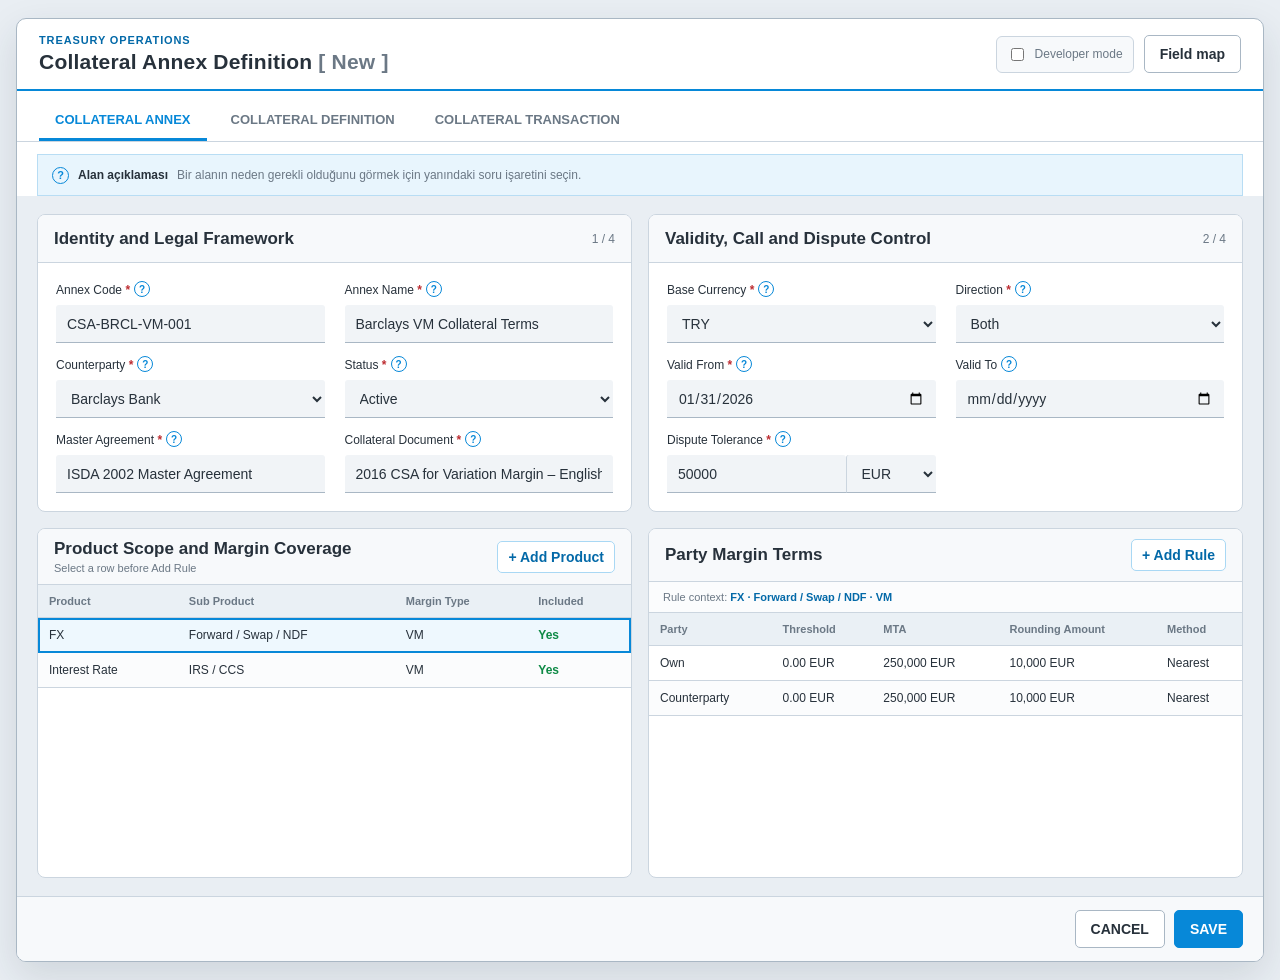
<file: feature-research/ColManagement-Feature/Dinamik-Ekran/index.html>
<!doctype html>
<html lang="en">
<head>
  <meta charset="utf-8">
  <meta name="viewport" content="width=device-width, initial-scale=1">
  <title>Treasury Collateral Management Prototype</title>
  <link rel="stylesheet" href="styles.css">
</head>
<body>
  <main class="app-shell" id="app">
    <header class="app-header">
      <div>
        <p class="eyebrow">Treasury Operations</p>
        <h1 id="screen-title">Collateral Annex Definition <span>[ New ]</span></h1>
      </div>
      <div class="header-actions">
        <label class="dev-toggle" title="Show control types, binding keys and field states">
          <input id="developer-mode" type="checkbox">
          <span>Developer mode</span>
        </label>
        <button class="button secondary" id="open-field-map" type="button">Field map</button>
      </div>
    </header>

    <nav class="main-tabs" aria-label="Collateral screens">
      <button class="main-tab active" type="button" data-screen="annex">COLLATERAL ANNEX</button>
      <button class="main-tab" type="button" data-screen="definition">COLLATERAL DEFINITION</button>
      <button class="main-tab" type="button" data-screen="transaction">COLLATERAL TRANSACTION</button>
    </nav>

    <section class="helpbar" aria-live="polite">
      <span class="help-icon">?</span>
      <strong id="help-title">Alan açıklaması</strong>
      <span id="help-text">Bir alanın neden gerekli olduğunu görmek için yanındaki soru işaretini seçin.</span>
    </section>

    <section class="screen active" id="screen-annex" data-screen-panel="annex">
      <div class="quadrants">
        <article class="panel">
          <header class="panel-header"><h2>Identity and Legal Framework</h2><span>1 / 4</span></header>
          <div class="field-grid">
            <div class="field" data-key="annexCode" data-entry="Yazılır" data-control="Text" data-source="User" data-required="Yes">
              <label for="annex-code">Annex Code <b>*</b><button class="help-button" data-help="Annex Code" type="button">?</button></label>
              <input id="annex-code" value="CSA-BRCL-VM-001">
            </div>
            <div class="field" data-key="annexName" data-entry="Yazılır" data-control="Text" data-source="User" data-required="Yes">
              <label for="annex-name">Annex Name <b>*</b><button class="help-button" data-help="Annex Name" type="button">?</button></label>
              <input id="annex-name" value="Barclays VM Collateral Terms">
            </div>
            <div class="field" data-key="counterpartyId" data-entry="Listeden seçilir" data-control="Select" data-source="Counterparty master" data-required="Yes">
              <label for="annex-counterparty">Counterparty <b>*</b><button class="help-button" data-help="Counterparty" type="button">?</button></label>
              <select id="annex-counterparty"><option value="BRCL">Barclays Bank</option><option value="DB">Deutsche Bank</option><option value="BNPP">BNP Paribas</option></select>
            </div>
            <div class="field" data-key="status" data-entry="Listeden seçilir" data-control="Select" data-source="Code list" data-required="Yes">
              <label for="annex-status">Status <b>*</b><button class="help-button" data-help="Status" type="button">?</button></label>
              <select id="annex-status"><option>Draft</option><option selected>Active</option><option>Inactive</option></select>
            </div>
            <div class="field" data-key="masterAgreement" data-entry="Yazılır" data-control="Text" data-source="User free text" data-required="Yes">
              <label for="master-agreement">Master Agreement <b>*</b><button class="help-button" data-help="Master Agreement" type="button">?</button></label>
              <input id="master-agreement" value="ISDA 2002 Master Agreement">
            </div>
            <div class="field" data-key="collateralDocument" data-entry="Yazılır" data-control="Text" data-source="User free text" data-required="Yes">
              <label for="collateral-document">Collateral Document <b>*</b><button class="help-button" data-help="Collateral Document" type="button">?</button></label>
              <input id="collateral-document" value="2016 CSA for Variation Margin – English Law">
            </div>
          </div>
        </article>

        <article class="panel">
          <header class="panel-header"><h2>Validity, Call and Dispute Control</h2><span>2 / 4</span></header>
          <div class="field-grid">
            <div class="field" data-key="baseCurrency" data-entry="Listeden seçilir" data-control="Select" data-source="Currency master" data-required="Yes">
              <label for="annex-base-currency">Base Currency <b>*</b><button class="help-button" data-help="Base Currency" type="button">?</button></label>
              <select id="annex-base-currency"><option selected>TRY</option><option>EUR</option><option>USD</option><option>GBP</option></select>
            </div>
            <div class="field" data-key="direction" data-entry="Listeden seçilir" data-control="Select" data-source="Code list" data-required="Yes">
              <label for="annex-direction">Direction <b>*</b><button class="help-button" data-help="Direction" type="button">?</button></label>
              <select id="annex-direction"><option>Both</option><option>Post Only</option><option>Receive Only</option></select>
            </div>
            <div class="field" data-key="validFrom" data-entry="Tarih seçilir" data-control="Date" data-source="User" data-required="Yes">
              <label for="annex-valid-from">Valid From <b>*</b><button class="help-button" data-help="Valid From" type="button">?</button></label>
              <input id="annex-valid-from" type="date" value="2026-01-31">
            </div>
            <div class="field" data-key="validTo" data-entry="Tarih seçilir" data-control="Date" data-source="User" data-required="No">
              <label for="annex-valid-to">Valid To<button class="help-button" data-help="Valid To" type="button">?</button></label>
              <input id="annex-valid-to" type="date">
            </div>
            <div class="field" data-key="disputeToleranceAmount" data-entry="Yazılır" data-control="Decimal + Currency" data-source="User" data-required="Yes">
              <label for="dispute-tolerance">Dispute Tolerance <b>*</b><button class="help-button" data-help="Dispute Tolerance" type="button">?</button></label>
              <div class="money-input"><input id="dispute-tolerance" type="number" min="0" step="0.01" value="50000"><select aria-label="Dispute tolerance currency"><option>EUR</option><option>TRY</option><option>USD</option></select></div>
            </div>
          </div>
        </article>

        <article class="panel table-panel" data-zone="products">
          <header class="panel-header">
            <div><h2>Product Scope and Margin Coverage</h2><small id="selected-product-hint">Select a row before Add Rule</small></div>
            <button class="link-button" id="open-product-modal" type="button">+ Add Product</button>
          </header>
          <div class="table-wrap">
            <table id="product-table">
              <thead><tr><th>Product</th><th>Sub Product</th><th>Margin Type</th><th>Included</th></tr></thead>
              <tbody>
                <tr class="selected" data-scope-id="PS-001"><td>FX</td><td>Forward / Swap / NDF</td><td>VM</td><td><span class="status positive">Yes</span></td></tr>
                <tr data-scope-id="PS-002"><td>Interest Rate</td><td>IRS / CCS</td><td>VM</td><td><span class="status positive">Yes</span></td></tr>
              </tbody>
            </table>
          </div>
        </article>

        <article class="panel table-panel" data-zone="margin">
          <header class="panel-header"><h2>Party Margin Terms</h2><button class="link-button" id="open-rule-modal" type="button">+ Add Rule</button></header>
          <div class="context-line">Rule context: <strong id="rule-context">FX · Forward / Swap / NDF · VM</strong></div>
          <div class="table-wrap">
            <table id="margin-rule-table">
              <thead><tr><th>Party</th><th>Threshold</th><th>MTA</th><th>Rounding Amount</th><th>Method</th></tr></thead>
              <tbody>
                <tr data-scope-id="PS-001"><td>Own</td><td>0.00 EUR</td><td>250,000 EUR</td><td>10,000 EUR</td><td>Nearest</td></tr>
                <tr data-scope-id="PS-001"><td>Counterparty</td><td>0.00 EUR</td><td>250,000 EUR</td><td>10,000 EUR</td><td>Nearest</td></tr>
              </tbody>
            </table>
          </div>
        </article>
      </div>
      <footer class="form-actions"><button class="button secondary" type="button">CANCEL</button><button class="button primary" data-action="save" type="button">SAVE</button></footer>
    </section>

    <section class="screen" id="screen-definition" data-screen-panel="definition" hidden>
      <div class="state-banner"><span>Try the dependencies:</span><strong>Annex</strong> locks inherited fields; <strong>Collateral Type</strong> replaces all 2–4 panels.</div>
      <div class="quadrants">
        <article class="panel">
          <header class="panel-header"><h2>Identity and Contract Context</h2><span>1 / 3</span></header>
          <div class="field-grid">
            <div class="field" data-key="collateralCode" data-entry="Yazılır" data-control="Text" data-source="User" data-required="Yes"><label for="definition-code">Collateral Code <b>*</b><button class="help-button" data-help="Collateral Code" type="button">?</button></label><input id="definition-code" value="CASH-MULTI-001"></div>
            <div class="field" data-key="collateralName" data-entry="Yazılır" data-control="Text" data-source="User" data-required="Yes"><label for="definition-name">Collateral Name <b>*</b><button class="help-button" data-help="Collateral Name" type="button">?</button></label><input id="definition-name" value="Eligible Cash Collateral"></div>
            <div class="field" data-key="annexId" data-entry="Listeden seçilir" data-control="Select" data-source="Active Annex" data-required="No"><label for="definition-annex">Annex<button class="help-button" data-help="Annex" type="button">?</button></label><select id="definition-annex"><option value="CSA-BRCL-VM-001" selected>CSA-BRCL-VM-001</option><option value="">No Annex / Standalone</option></select></div>
            <div class="field" data-key="counterpartyId" data-entry="Annex varsa otomatik; yoksa seçilir" data-control="Select" data-source="Annex / Counterparty master" data-required="Yes"><label for="definition-counterparty">Counterparty <b>*</b><button class="help-button" data-help="Counterparty" type="button">?</button></label><select id="definition-counterparty"><option>Barclays Bank</option><option>Deutsche Bank</option><option>BNP Paribas</option></select></div>
            <div class="field" data-key="collateralType" data-entry="Listeden seçilir" data-control="Select" data-source="Code list" data-required="Yes"><label for="definition-type">Collateral Type <b>*</b><button class="help-button" data-help="Collateral Type" type="button">?</button></label><select id="definition-type"><option>Cash</option><option>Security</option></select></div>
            <div class="field cash-only" data-key="eligibleCurrencies" data-entry="Çoklu seçilir" data-control="Multi-select" data-source="Currency master" data-required="Yes"><label for="eligible-currencies">Eligible Currencies <b>*</b><button class="help-button" data-help="Eligible Currencies" type="button">?</button></label><select id="eligible-currencies" multiple size="2"><option selected>EUR</option><option selected>USD</option><option selected>GBP</option><option selected>TRY</option></select></div>
            <div class="field security-only" data-key="securityScope" data-entry="Listeden seçilir" data-control="Select" data-source="Code list" data-required="Yes" hidden><label for="security-scope">Security Scope <b>*</b><button class="help-button" data-help="Security Scope" type="button">?</button></label><select id="security-scope"><option value="rule">Eligibility Rule</option><option value="isin">Specific ISIN</option></select></div>
            <div class="field" data-key="status" data-entry="Listeden seçilir" data-control="Select" data-source="Code list" data-required="Yes"><label for="definition-status">Status <b>*</b><button class="help-button" data-help="Status" type="button">?</button></label><select id="definition-status"><option selected>Active</option><option>Draft</option><option>Inactive</option></select></div>
          </div>
        </article>

        <article class="panel cash-panel" id="cash-eligibility-panel">
          <header class="panel-header"><h2>Cash Eligibility</h2><span>2 / 3</span></header>
          <div class="field-grid">
            <div class="field" data-key="eligibilityDirection" data-entry="Annex varsa otomatik; yoksa seçilir" data-control="Select" data-source="Annex / User" data-required="Yes"><label for="cash-direction">Eligibility Direction <b>*</b><button class="help-button" data-help="Eligibility Direction" type="button">?</button></label><select id="cash-direction"><option>Both</option><option>Post Only</option><option>Receive Only</option></select></div>
            <div class="field" data-key="valuationCurrency" data-entry="Annex varsa otomatik; yoksa seçilir" data-control="Select" data-source="Annex / Currency master" data-required="Yes"><label for="cash-valuation-currency">Valuation Currency <b>*</b><button class="help-button" data-help="Valuation Currency" type="button">?</button></label><select id="cash-valuation-currency"><option selected>TRY</option><option>EUR</option><option>USD</option></select></div>
            <div class="field" data-key="validFrom" data-entry="Tarih seçilir" data-control="Date" data-source="Annex / User" data-required="Yes"><label for="cash-valid-from">Valid From <b>*</b><button class="help-button" data-help="Valid From" type="button">?</button></label><input id="cash-valid-from" type="date" value="2026-09-28"></div>
            <div class="field" data-key="validTo" data-entry="Tarih seçilir" data-control="Date" data-source="Annex / User" data-required="No"><label for="cash-valid-to">Valid To<button class="help-button" data-help="Valid To" type="button">?</button></label><input id="cash-valid-to" type="date"></div>
          </div>
        </article>

        <article class="panel cash-panel">
          <header class="panel-header"><h2>Cash Interest Terms <em>Optional</em></h2><span>3 / 3</span></header>
          <div class="field-grid">
            <div class="field" data-key="rateType" data-entry="Listeden seçilir" data-control="Select" data-source="Code list" data-required="No"><label for="rate-type">Rate Type<button class="help-button" data-help="Rate Type" type="button">?</button></label><select id="rate-type"><option>Floating</option><option>Fixed</option><option>Interest Free</option></select></div>
            <div class="field" data-key="referenceRate" data-entry="Listeden seçilir" data-control="Select" data-source="Rate index master" data-required="Conditional"><label for="reference-rate">Reference Rate<button class="help-button" data-help="Reference Rate" type="button">?</button></label><select id="reference-rate"><option>€STR</option><option>SOFR</option><option>SONIA</option><option>TLREF</option></select></div>
            <div class="field" data-key="spreadBps" data-entry="Yazılır" data-control="Decimal" data-source="User" data-required="Conditional"><label for="spread">Spread<button class="help-button" data-help="Spread" type="button">?</button></label><div class="suffix-input"><input id="spread" type="number" step="0.01" value="0"><span>bps</span></div></div>
            <div class="field" data-key="fixedRate" data-entry="Yazılır" data-control="Percentage" data-source="User" data-required="Conditional"><label for="fixed-rate">Fixed Rate<button class="help-button" data-help="Fixed Rate" type="button">?</button></label><div class="suffix-input"><input id="fixed-rate" type="number" step="0.000001" value="0"><span>%</span></div></div>
            <div class="field" data-key="compoundingMethod" data-entry="Listeden seçilir" data-control="Select" data-source="Code list" data-required="No"><label for="compounding">Compounding Method<button class="help-button" data-help="Compounding Method" type="button">?</button></label><select id="compounding"><option>Daily Compounded</option><option>Simple</option><option>None</option></select></div>
            <div class="field" data-key="dayCount" data-entry="Listeden seçilir" data-control="Select" data-source="Code list" data-required="No"><label for="day-count">Day Count<button class="help-button" data-help="Day Count" type="button">?</button></label><select id="day-count"><option>ACT/360</option><option>ACT/365</option><option>30/360</option></select></div>
            <div class="field" data-key="paymentFrequency" data-entry="Listeden seçilir" data-control="Select" data-source="Code list" data-required="No"><label for="payment-frequency">Payment Frequency<button class="help-button" data-help="Payment Frequency" type="button">?</button></label><select id="payment-frequency"><option>Monthly</option><option>Quarterly</option><option>On Return</option></select></div>
            <div class="field" data-key="businessDayRule" data-entry="Listeden seçilir" data-control="Select" data-source="Code list" data-required="No"><label for="business-day-rule">Business Day Rule<button class="help-button" data-help="Business Day Rule" type="button">?</button></label><select id="business-day-rule"><option>Modified Following</option><option>Following</option><option>Preceding</option></select></div>
            <div class="field span-2" data-key="negativeRateAllowed" data-entry="İşaretlenir" data-control="Checkbox" data-source="User" data-required="No"><label class="checkbox"><input id="negative-rate" type="checkbox"> Negative Rate Allowed<button class="help-button" data-help="Negative Rate Allowed" type="button">?</button></label></div>
          </div>
        </article>

        <article class="panel security-panel" id="security-scope-panel" hidden>
          <header class="panel-header"><h2 id="security-scope-title">Rule-based Security Eligibility</h2><span>2 / 4</span></header>
          <div class="field-grid security-rule-fields">
            <div class="field" data-key="securityType" data-entry="Listeden seçilir" data-control="Select" data-source="Security catalog" data-required="Yes"><label for="security-type-rule">Security Type <b>*</b><button class="help-button" data-help="Security Type" type="button">?</button></label><select id="security-type-rule"><option>Government Bond</option><option>Corporate Bond</option><option>Sukuk</option><option>Equity</option></select></div>
            <div class="field" data-key="issuerType" data-entry="Listeden seçilir" data-control="Select" data-source="Code list" data-required="Yes"><label for="issuer-type">Issuer Type <b>*</b><button class="help-button" data-help="Issuer Type" type="button">?</button></label><select id="issuer-type"><option>Sovereign</option><option>Supranational</option><option>Bank</option><option>Corporate</option></select></div>
            <div class="field" data-key="countryOfRisk" data-entry="Listeden seçilir" data-control="Select" data-source="Country master" data-required="No"><label for="country-risk">Country of Risk<button class="help-button" data-help="Country of Risk" type="button">?</button></label><select id="country-risk"><option>Türkiye</option><option>Germany</option><option>United Kingdom</option></select></div>
            <div class="field" data-key="eligibleCurrency" data-entry="Listeden seçilir" data-control="Select" data-source="Currency master" data-required="Yes"><label for="security-currency-rule">Eligible Currency <b>*</b><button class="help-button" data-help="Eligible Currency" type="button">?</button></label><select id="security-currency-rule"><option>TRY</option><option>EUR</option><option>USD</option></select></div>
            <div class="field" data-key="minimumRating" data-entry="Listeden seçilir" data-control="Select" data-source="Rating master" data-required="No"><label for="minimum-rating">Minimum Rating<button class="help-button" data-help="Minimum Rating" type="button">?</button></label><select id="minimum-rating"><option>Internal Grade 1</option><option selected>Internal Grade 3</option><option>BBB-</option></select></div>
            <div class="field" data-key="maximumRemainingMaturity" data-entry="Listeden seçilir" data-control="Select" data-source="Tenor catalog" data-required="No"><label for="maximum-maturity">Maximum Remaining Maturity<button class="help-button" data-help="Maximum Remaining Maturity" type="button">?</button></label><select id="maximum-maturity"><option>5 Years</option><option selected>10 Years</option><option>30 Years</option></select></div>
          </div>
          <div class="field-grid security-isin-fields" hidden>
            <div class="field span-2" data-key="securityId" data-entry="Listeden seçilir" data-control="Search select" data-source="Security master" data-required="Yes"><label for="specific-isin">Security / ISIN <b>*</b><button class="help-button" data-help="Security / ISIN" type="button">?</button></label><select id="specific-isin"><option value="TRT240728T15">TRT240728T15 · Türkiye Government Bond</option><option value="XS0000000001">XS0000000001 · Example Corporate Bond</option></select></div>
            <div class="field" data-key="issuer" data-entry="Otomatik gelir" data-control="Read-only text" data-source="Security master" data-required="Inherited"><label for="security-issuer">Issuer<button class="help-button" data-help="Issuer" type="button">?</button></label><input id="security-issuer" readonly></div>
            <div class="field" data-key="currency" data-entry="Otomatik gelir" data-control="Read-only text" data-source="Security master" data-required="Inherited"><label for="security-currency">Currency<button class="help-button" data-help="Currency" type="button">?</button></label><input id="security-currency" readonly></div>
            <div class="field" data-key="maturityDate" data-entry="Otomatik gelir" data-control="Read-only date" data-source="Security master" data-required="Inherited"><label for="security-maturity">Maturity Date<button class="help-button" data-help="Maturity Date" type="button">?</button></label><input id="security-maturity" readonly></div>
            <div class="field" data-key="creditRating" data-entry="Otomatik gelir" data-control="Read-only text" data-source="Rating master" data-required="Inherited"><label for="security-rating">Credit Rating<button class="help-button" data-help="Credit Rating" type="button">?</button></label><input id="security-rating" readonly></div>
            <div class="field" data-key="securityType" data-entry="Otomatik gelir" data-control="Read-only text" data-source="Security master" data-required="Inherited"><label for="security-type-derived">Security Type<button class="help-button" data-help="Security Type" type="button">?</button></label><input id="security-type-derived" readonly></div>
          </div>
        </article>

        <article class="panel security-panel" hidden>
          <header class="panel-header"><h2>Security Valuation and Haircut <em>Optional</em></h2><span>3 / 4</span></header>
          <div class="field-grid">
            <div class="field" data-key="eligibilityDirection" data-entry="Annex varsa otomatik; yoksa seçilir" data-control="Select" data-source="Annex / User" data-required="No"><label for="security-direction">Eligibility Direction<button class="help-button" data-help="Eligibility Direction" type="button">?</button></label><select id="security-direction"><option>Both</option><option>Post Only</option><option>Receive Only</option></select></div>
            <div class="field" data-key="valuationCurrency" data-entry="Annex varsa otomatik; yoksa seçilir" data-control="Select" data-source="Annex / Currency master" data-required="No"><label for="security-valuation-currency">Valuation Currency<button class="help-button" data-help="Valuation Currency" type="button">?</button></label><select id="security-valuation-currency"><option>TRY</option><option>EUR</option><option>USD</option></select></div>
            <div class="field" data-key="priceSource" data-entry="Listeden seçilir" data-control="Select" data-source="Market data config" data-required="No"><label for="price-source">Price Source<button class="help-button" data-help="Price Source" type="button">?</button></label><select id="price-source"><option>Approved Market Data</option><option>Custodian Price</option></select></div>
            <div class="field" data-key="priceType" data-entry="Listeden seçilir" data-control="Select" data-source="Code list" data-required="No"><label for="price-type">Price Type<button class="help-button" data-help="Price Type" type="button">?</button></label><select id="price-type"><option>Dirty Price</option><option>Clean Price</option></select></div>
            <div class="field" data-key="haircutMethod" data-entry="Listeden seçilir" data-control="Select" data-source="Code list" data-required="No"><label for="haircut-method">Haircut Method<button class="help-button" data-help="Haircut Method" type="button">?</button></label><select id="haircut-method"><option>Fixed</option><option>Rating / Maturity Matrix</option><option>External Schedule</option></select></div>
            <div class="field" data-key="assetHaircutRate" data-entry="Yazılır" data-control="Percentage" data-source="User / Schedule" data-required="Conditional"><label for="asset-haircut">Asset Haircut Rate<button class="help-button" data-help="Asset Haircut Rate" type="button">?</button></label><div class="suffix-input"><input id="asset-haircut" type="number" min="0" max="100" step="0.01" value="2"><span>%</span></div></div>
            <div class="field" data-key="fxHaircutRate" data-entry="Yazılır" data-control="Percentage" data-source="User / Schedule" data-required="No"><label for="fx-haircut">FX Haircut Rate<button class="help-button" data-help="FX Haircut Rate" type="button">?</button></label><div class="suffix-input"><input id="fx-haircut" type="number" min="0" max="100" step="0.01" value="8"><span>%</span></div></div>
            <div class="field" data-key="minimumNominal" data-entry="Yazılır" data-control="Decimal" data-source="User" data-required="No"><label for="minimum-nominal">Minimum Nominal<button class="help-button" data-help="Minimum Nominal" type="button">?</button></label><input id="minimum-nominal" type="number" min="0" step="0.01" value="1000000"></div>
          </div>
        </article>

        <article class="panel security-panel" hidden>
          <header class="panel-header"><h2>Security Settlement and Income <em>Optional</em></h2><span>4 / 4</span></header>
          <div class="field-grid">
            <div class="field" data-key="settlementInstrument" data-entry="Otomatik gelir" data-control="Read-only text" data-source="System" data-required="No"><label for="security-instrument">Settlement Instrument<button class="help-button" data-help="Settlement Instrument" type="button">?</button></label><input id="security-instrument" value="Securities Transfer" readonly></div>
            <div class="field" data-key="settlementLocation" data-entry="Listeden seçilir" data-control="Select" data-source="CSD / ICSD master" data-required="No"><label for="settlement-location">Settlement Location<button class="help-button" data-help="Settlement Location" type="button">?</button></label><select id="settlement-location"><option>Takasbank</option><option>Euroclear</option><option>Clearstream</option></select></div>
            <div class="field" data-key="custodyAccountId" data-entry="Listeden seçilir" data-control="Select" data-source="Custody account master" data-required="No"><label for="custody-account">Custody Account<button class="help-button" data-help="Custody Account" type="button">?</button></label><select id="custody-account"><option>TRY Securities Custody</option><option>Euroclear Main Account</option></select></div>
            <div class="field" data-key="defaultSsiId" data-entry="Listeden seçilir" data-control="Select" data-source="SSI master" data-required="No"><label for="security-ssi">Default SSI<button class="help-button" data-help="Default SSI" type="button">?</button></label><select id="security-ssi"><option>BIST CUSTODY SSI</option><option>EUROCLEAR SSI</option></select></div>
            <div class="field" data-key="incomeTreatment" data-entry="Listeden seçilir" data-control="Select" data-source="Code list" data-required="No"><label for="income-treatment">Income Treatment<button class="help-button" data-help="Income Treatment" type="button">?</button></label><select id="income-treatment"><option>Pass Through</option><option>Retain</option></select></div>
            <div class="field" data-key="corporateActionHandling" data-entry="Listeden seçilir" data-control="Select" data-source="Code list" data-required="No"><label for="corporate-action">Corporate Action Handling<button class="help-button" data-help="Corporate Action Handling" type="button">?</button></label><select id="corporate-action"><option>Instruction Required</option><option>Automatic</option></select></div>
            <div class="field" data-key="validFrom" data-entry="Tarih seçilir" data-control="Date" data-source="User" data-required="No"><label for="security-valid-from">Valid From<button class="help-button" data-help="Valid From" type="button">?</button></label><input id="security-valid-from" type="date" value="2026-09-28"></div>
            <div class="field" data-key="validTo" data-entry="Tarih seçilir" data-control="Date" data-source="User" data-required="No"><label for="security-valid-to">Valid To<button class="help-button" data-help="Valid To" type="button">?</button></label><input id="security-valid-to" type="date"></div>
          </div>
        </article>
      </div>
      <footer class="form-actions"><button class="button secondary" type="button">CANCEL</button><button class="button primary" data-action="save" type="button">SAVE</button></footer>
    </section>

    <section class="screen" id="screen-transaction" data-screen-panel="transaction" hidden>
      <nav class="sub-tabs" aria-label="Transaction views">
        <button class="sub-tab active" type="button" data-tx-view="entry">TRANSACTION</button>
        <button class="sub-tab" type="button" data-tx-view="detail">TRANSACTION DETAIL</button>
      </nav>

      <div id="transaction-entry" data-tx-panel="entry">
        <section class="transaction-section">
          <header class="section-title"><h2>Definition and Party</h2><small>Definition determines eligible transaction options</small></header>
          <div class="field-grid four-columns">
            <div class="field span-2" data-key="definitionId" data-entry="Listeden seçilir" data-control="Search select" data-source="Active Collateral Definition" data-required="Yes"><label for="tx-collateral-code">Collateral Code <b>*</b><button class="help-button" data-help="Collateral Code" type="button">?</button></label><select id="tx-collateral-code"><option value="CASH-MULTI-001">CASH-MULTI-001</option><option value="SEC-GOV-TRY-001">SEC-GOV-TRY-001</option></select></div>
            <div class="field span-2" data-key="counterpartyId" data-entry="Otomatik gelir" data-control="Read-only text" data-source="Definition" data-required="Inherited"><label for="tx-counterparty">Counterparty<button class="help-button" data-help="Counterparty" type="button">?</button></label><input id="tx-counterparty" readonly></div>
            <div class="field span-2" data-key="collateralName" data-entry="Otomatik gelir" data-control="Read-only text" data-source="Definition" data-required="Inherited"><label for="tx-collateral-name">Collateral Name<button class="help-button" data-help="Collateral Name" type="button">?</button></label><input id="tx-collateral-name" readonly></div>
            <div class="field span-2" data-key="collateralType" data-entry="Otomatik gelir" data-control="Read-only text" data-source="Definition" data-required="Inherited"><label for="tx-collateral-type">Collateral Type<button class="help-button" data-help="Collateral Type" type="button">?</button></label><input id="tx-collateral-type" readonly></div>
            <div class="field span-2" data-key="portfolioId" data-entry="Listeden seçilir" data-control="Select" data-source="Portfolio master" data-required="Yes"><label for="tx-portfolio">Portfolio <b>*</b><button class="help-button" data-help="Portfolio" type="button">?</button></label><select id="tx-portfolio"><option>Collateral Banking</option><option>Treasury Trading</option><option>Liquidity Management</option></select></div>
            <div class="field span-2" data-key="trader" data-entry="Otomatik gelir" data-control="Read-only text" data-source="Authenticated user" data-required="Inherited"><label for="tx-trader">Trader<button class="help-button" data-help="Trader" type="button">?</button></label><input id="tx-trader" value="HAZINEBIR@INVESTMENTBANK.COM" readonly></div>
            <div class="field span-2" data-key="inputDate" data-entry="Otomatik gelir" data-control="Read-only date" data-source="System date" data-required="Inherited"><label for="tx-input-date">Input Date<button class="help-button" data-help="Input Date" type="button">?</button></label><input id="tx-input-date" type="date" value="2026-10-12" readonly></div>
            <div class="field span-2" data-key="annexId" data-entry="Otomatik gelir" data-control="Read-only text" data-source="Definition" data-required="Inherited"><label for="tx-annex">Annex<button class="help-button" data-help="Annex" type="button">?</button></label><input id="tx-annex" readonly></div>
            <div class="field span-2" data-key="logicalReference" data-entry="Yazılır" data-control="Text" data-source="User / Integration" data-required="No"><label for="tx-logical-reference">Logical Reference<button class="help-button" data-help="Logical Reference" type="button">?</button></label><input id="tx-logical-reference" placeholder="Optional business or source-system reference"></div>
          </div>
        </section>

        <section class="transaction-section" id="cash-transaction-section">
          <header class="section-title"><h2>Cash Amount and Currency Conversion</h2><small>Cash asset haircut is not applied</small></header>
          <div class="field-grid four-columns">
            <div class="field span-2" data-key="transactionType" data-entry="Listeden seçilir" data-control="Select" data-source="Code list + Annex Direction" data-required="Yes"><label for="cash-tx-type">Transaction Type <b>*</b><button class="help-button" data-help="Transaction Type" type="button">?</button></label><select id="cash-tx-type"><option>Increase</option><option>Decrease</option></select></div>
            <div class="field span-2" data-key="marginType" data-entry="Listeden seçilir" data-control="Select" data-source="Annex Product Scope" data-required="Yes"><label for="cash-margin-type">Margin Type <b>*</b><button class="help-button" data-help="Margin Type" type="button">?</button></label><select id="cash-margin-type"><option>VM</option><option>IM</option><option>IA</option><option>Other</option></select></div>
            <div class="field span-2" data-key="tradeDate" data-entry="Tarih seçilir" data-control="Date" data-source="User" data-required="Yes"><label for="cash-trade-date">Trade Date <b>*</b><button class="help-button" data-help="Trade Date" type="button">?</button></label><input id="cash-trade-date" type="date" value="2026-10-12"></div>
            <div class="field span-2" data-key="valueDate" data-entry="Tarih seçilir" data-control="Date" data-source="User" data-required="Yes"><label for="cash-value-date">Value Date <b>*</b><button class="help-button" data-help="Value Date" type="button">?</button></label><input id="cash-value-date" type="date" value="2026-10-12"></div>
            <div class="field span-2" data-key="amount" data-entry="Yazılır" data-control="Decimal" data-source="User" data-required="Yes"><label for="cash-amount">Amount <b>*</b><button class="help-button" data-help="Amount" type="button">?</button></label><input id="cash-amount" type="number" min="0.01" step="0.01" value="1000000"></div>
            <div class="field span-2" data-key="currency" data-entry="Listeden seçilir" data-control="Select" data-source="Definition Eligible Currencies" data-required="Yes"><label for="cash-currency">Currency <b>*</b><button class="help-button" data-help="Currency" type="button">?</button></label><select id="cash-currency"><option>EUR</option><option>USD</option><option>GBP</option><option>TRY</option></select></div>
            <div class="field span-2" data-key="currentBalance" data-entry="Otomatik gelir" data-control="Read-only amount" data-source="Transaction ledger" data-required="Derived"><label for="cash-current-balance">Current Balance<button class="help-button" data-help="Current Balance" type="button">?</button></label><input id="cash-current-balance" readonly></div>
            <div class="field span-2" data-key="minimumAmount" data-entry="Otomatik gelir" data-control="Read-only amount" data-source="Definition" data-required="Inherited"><label for="cash-minimum-amount">Minimum Amount<button class="help-button" data-help="Minimum Amount" type="button">?</button></label><input id="cash-minimum-amount" readonly></div>
            <div class="field span-2" data-key="valuationCurrency" data-entry="Otomatik gelir" data-control="Read-only text" data-source="Definition / Annex" data-required="Inherited"><label for="cash-tx-valuation-currency">Valuation Currency<button class="help-button" data-help="Valuation Currency" type="button">?</button></label><input id="cash-tx-valuation-currency" readonly></div>
            <div class="field span-2" data-key="fxConversionRequired" data-entry="Hesaplanır" data-control="Read-only boolean" data-source="Currency comparison" data-required="Derived"><label for="fx-required">FX Conversion Required<button class="help-button" data-help="FX Conversion Required" type="button">?</button></label><input id="fx-required" readonly></div>
            <div class="field span-2" data-key="fxRate" data-entry="Otomatik gelir" data-control="Read-only decimal" data-source="Market data" data-required="Derived"><label for="cash-fx-rate">FX Rate<button class="help-button" data-help="FX Rate" type="button">?</button></label><input id="cash-fx-rate" readonly></div>
            <div class="field span-2" data-key="fxAdjustmentRate" data-entry="Otomatik gelir" data-control="Read-only percentage" data-source="Definition / Annex" data-required="Derived"><label for="cash-fx-adjustment">FX Adjustment<button class="help-button" data-help="FX Adjustment" type="button">?</button></label><input id="cash-fx-adjustment" readonly></div>
            <div class="field span-2" data-key="transactionValue" data-entry="Hesaplanır" data-control="Read-only amount" data-source="Amount × FX Rate" data-required="Derived"><label for="cash-transaction-value">Transaction Value<button class="help-button" data-help="Transaction Value" type="button">?</button></label><input id="cash-transaction-value" readonly></div>
            <div class="field span-2" data-key="adjustedEligibleValue" data-entry="Hesaplanır" data-control="Read-only amount" data-source="Valuation formula" data-required="Derived"><label for="cash-eligible-value">Adjusted Eligible Value<button class="help-button" data-help="Adjusted Eligible Value" type="button">?</button></label><input id="cash-eligible-value" readonly></div>
          </div>
        </section>

        <section class="transaction-section" id="security-transaction-section" hidden>
          <header class="section-title"><h2>Security Amount and Valuation</h2><small>Asset and FX haircut are applied when configured</small></header>
          <div class="field-grid four-columns">
            <div class="field span-2" data-key="transactionType" data-entry="Listeden seçilir" data-control="Select" data-source="Code list + Annex Direction" data-required="Yes"><label for="security-tx-type">Transaction Type <b>*</b><button class="help-button" data-help="Transaction Type" type="button">?</button></label><select id="security-tx-type"><option>Increase</option><option>Decrease</option></select></div>
            <div class="field span-2" data-key="marginType" data-entry="Listeden seçilir" data-control="Select" data-source="Annex Product Scope" data-required="Yes"><label for="security-margin-type">Margin Type <b>*</b><button class="help-button" data-help="Margin Type" type="button">?</button></label><select id="security-margin-type"><option>VM</option><option>IM</option><option>IA</option><option>Other</option></select></div>
            <div class="field span-2" data-key="tradeDate" data-entry="Tarih seçilir" data-control="Date" data-source="User" data-required="Yes"><label for="security-trade-date">Trade Date <b>*</b><button class="help-button" data-help="Trade Date" type="button">?</button></label><input id="security-trade-date" type="date" value="2026-10-12"></div>
            <div class="field span-2" data-key="valueDate" data-entry="Tarih seçilir" data-control="Date" data-source="User" data-required="Yes"><label for="security-value-date">Value Date <b>*</b><button class="help-button" data-help="Value Date" type="button">?</button></label><input id="security-value-date" type="date" value="2026-10-12"></div>
            <div class="field span-2" data-key="securityId" data-entry="Listeden seçilir" data-control="Search select" data-source="Definition-eligible securities" data-required="Yes"><label for="tx-security-isin">Security / ISIN <b>*</b><button class="help-button" data-help="Security / ISIN" type="button">?</button></label><select id="tx-security-isin"><option value="TRT240728T15">TRT240728T15 · Türkiye Government Bond</option><option value="XS0000000001">XS0000000001 · Example Corporate Bond</option></select></div>
            <div class="field span-2" data-key="nominal" data-entry="Yazılır" data-control="Decimal" data-source="User" data-required="Yes"><label for="security-nominal">Nominal <b>*</b><button class="help-button" data-help="Nominal" type="button">?</button></label><input id="security-nominal" type="number" min="0.01" step="0.01" value="5000000"></div>
            <div class="field span-2" data-key="currentBalance" data-entry="Otomatik gelir" data-control="Read-only amount" data-source="Transaction ledger" data-required="Derived"><label for="security-current-balance">Current Balance<button class="help-button" data-help="Current Balance" type="button">?</button></label><input id="security-current-balance" readonly></div>
            <div class="field span-2" data-key="minimumNominal" data-entry="Otomatik gelir" data-control="Read-only amount" data-source="Definition" data-required="Inherited"><label for="security-minimum-nominal">Minimum Nominal<button class="help-button" data-help="Minimum Nominal" type="button">?</button></label><input id="security-minimum-nominal" readonly></div>
            <div class="field span-2" data-key="price" data-entry="Otomatik gelir" data-control="Read-only decimal" data-source="Approved price source" data-required="Derived"><label for="security-price">Price / Price Date<button class="help-button" data-help="Price" type="button">?</button></label><input id="security-price" readonly></div>
            <div class="field span-2" data-key="marketValue" data-entry="Hesaplanır" data-control="Read-only amount" data-source="Nominal × Price factor" data-required="Derived"><label for="security-market-value">Market Value<button class="help-button" data-help="Market Value" type="button">?</button></label><input id="security-market-value" readonly></div>
            <div class="field span-2" data-key="valuationCurrency" data-entry="Otomatik gelir" data-control="Read-only text" data-source="Definition / Annex" data-required="Inherited"><label for="security-tx-valuation-currency">Valuation Currency<button class="help-button" data-help="Valuation Currency" type="button">?</button></label><input id="security-tx-valuation-currency" readonly></div>
            <div class="field span-2" data-key="assetHaircutRate" data-entry="Otomatik gelir" data-control="Read-only percentage" data-source="Definition schedule" data-required="Derived"><label for="tx-asset-haircut">Asset Haircut<button class="help-button" data-help="Asset Haircut Rate" type="button">?</button></label><input id="tx-asset-haircut" readonly></div>
            <div class="field span-2" data-key="fxHaircutRate" data-entry="Otomatik gelir" data-control="Read-only percentage" data-source="Definition schedule" data-required="Derived"><label for="tx-fx-haircut">FX Haircut<button class="help-button" data-help="FX Haircut Rate" type="button">?</button></label><input id="tx-fx-haircut" readonly></div>
            <div class="field span-2" data-key="adjustedEligibleValue" data-entry="Hesaplanır" data-control="Read-only amount" data-source="Valuation formula" data-required="Derived"><label for="security-eligible-value">Adjusted Eligible Value<button class="help-button" data-help="Adjusted Eligible Value" type="button">?</button></label><input id="security-eligible-value" readonly></div>
          </div>
        </section>

        <section class="limit-card" aria-label="Limit status">
          <header><strong>Limit status</strong><span class="positive-text">Limit control active</span><span class="availability">● Limit available</span><button type="button" id="refresh-limit" title="Refresh limit">↻</button></header>
          <div class="limit-body">
            <div class="counterparty-card"><div class="bank-icon">▥</div><div><strong id="limit-counterparty">Barclays Bank</strong><small>Customer no · 460788</small></div></div>
            <dl><div><dt>Country Limit</dt><dd>1,000,000,000.00</dd></div><div><dt>Total Limit</dt><dd>1,000,000,000.00</dd></div><div><dt>Used Limit</dt><dd class="warning-text">105,619,276.10</dd></div><div><dt>Available Limit</dt><dd class="positive-text">894,380,723.90</dd></div><div><dt>Risk Amount</dt><dd>0.00</dd></div></dl>
            <div class="utilization"><strong>10.56<small>% used</small></strong><div class="progress"><span></span></div><p><span class="warning-text">● 10.56% used</span><span class="positive-text">● 89.44% available</span></p></div>
          </div>
        </section>

        <section class="transaction-section" id="cash-payment-section">
          <header class="section-title"><h2>Near Payment Instructions</h2><small id="payment-direction-note">Increase: They Send + We Receive are editable</small></header>
          <div class="field-grid payment-grid">
            <div class="field payment-left" data-key="settlementType" data-entry="Listeden seçilir" data-control="Select" data-source="Payment configuration" data-required="Conditional"><label for="settlement-type">Settlement Type <b>*</b><button class="help-button" data-help="Settlement Type" type="button">?</button></label><select id="settlement-type"><option>Gross Settlement</option><option>Net Settlement</option><option>Internal Book Transfer</option></select></div>
            <div class="field payment-right" data-key="paymentInstructionType" data-entry="Listeden seçilir" data-control="Select" data-source="Payment configuration" data-required="Conditional"><label for="payment-instruction-type">Payment Instr. Type <b>*</b><button class="help-button" data-help="Payment Instr. Type" type="button">?</button></label><select id="payment-instruction-type"><option>Bank to Bank</option><option>Internal Transfer</option></select></div>
            <div class="field payment-left" data-key="weSendSsiId" data-entry="Listeden seçilir" data-control="Select" data-source="SSI master" data-required="Conditional"><label for="we-send">We Send <b>*</b><button class="help-button" data-help="We Send" type="button">?</button></label><select id="we-send"><option>Türkiye Cumhuriyet Merkez Bankası</option><option>Citibank N.A. (New York)</option></select></div>
            <div class="flow-arrow outflow">→</div>
            <div class="field payment-right" data-key="theyReceiveSsiId" data-entry="Listeden seçilir" data-control="Select" data-source="Counterparty SSI" data-required="Conditional"><label for="they-receive">They Receive <b>*</b><button class="help-button" data-help="They Receive" type="button">?</button></label><select id="they-receive"><option>BNP Paribas Bank</option><option>Barclays London</option></select></div>
            <div class="field payment-left" data-key="weReceiveSsiId" data-entry="Listeden seçilir" data-control="Select" data-source="SSI master" data-required="Conditional"><label for="we-receive">We Receive <b>*</b><button class="help-button" data-help="We Receive" type="button">?</button></label><select id="we-receive"><option>Citibank N.A. (New York)</option><option>Türkiye Cumhuriyet Merkez Bankası</option></select></div>
            <div class="flow-arrow inflow">←</div>
            <div class="field payment-right" data-key="theySendSsiId" data-entry="Listeden seçilir" data-control="Select" data-source="Counterparty SSI" data-required="Conditional"><label for="they-send">They Send <b>*</b><button class="help-button" data-help="They Send" type="button">?</button></label><select id="they-send"><option>Federal Reserve Bank</option><option>Barclays London</option></select></div>
            <div class="field span-4 check-group" data-key="outputFlags" data-entry="İşaretlenir" data-control="Checkbox group" data-source="User / Policy" data-required="No"><label class="checkbox"><input id="send-confirmation" type="checkbox" checked> Send Confirmation</label><label class="checkbox"><input id="send-payment" type="checkbox"> Send Payment</label><label class="checkbox"><input id="send-notice" type="checkbox"> Send Notice To Receive</label></div>
            <div class="field span-4" data-key="instructions" data-entry="Yazılır" data-control="Textarea" data-source="User" data-required="No"><label for="instructions">Instructions<button class="help-button" data-help="Instructions" type="button">?</button></label><textarea id="instructions" rows="3" placeholder="Optional operational instruction"></textarea></div>
          </div>
        </section>

        <section class="transaction-section" id="security-settlement-section" hidden>
          <header class="section-title"><h2>Security Settlement Instructions</h2><small id="security-direction-note">Increase: Receive instruction</small></header>
          <div class="field-grid four-columns">
            <div class="field span-2" data-key="settlementLocation" data-entry="Otomatik gelir" data-control="Read-only text" data-source="Definition" data-required="Inherited"><label for="tx-settlement-location">Settlement Location<button class="help-button" data-help="Settlement Location" type="button">?</button></label><input id="tx-settlement-location" readonly></div>
            <div class="field span-2" data-key="custodyAccountId" data-entry="Listeden seçilir" data-control="Select" data-source="Eligible custody accounts" data-required="Conditional"><label for="tx-custody-account">Custody Account <b>*</b><button class="help-button" data-help="Custody Account" type="button">?</button></label><select id="tx-custody-account"><option>TRY Securities Custody</option><option>Euroclear Main Account</option></select></div>
            <div class="field span-2" data-key="settlementInstructionId" data-entry="Listeden seçilir" data-control="Select" data-source="SSI master" data-required="Conditional"><label for="tx-security-ssi">Settlement Instruction <b>*</b><button class="help-button" data-help="Settlement Instruction" type="button">?</button></label><select id="tx-security-ssi"><option>BIST CUSTODY SSI</option><option>EUROCLEAR SSI</option></select></div>
            <div class="field span-2" data-key="deliveryType" data-entry="Otomatik gelir" data-control="Read-only text" data-source="Transaction Type" data-required="Derived"><label for="delivery-type">Delivery Type<button class="help-button" data-help="Delivery Type" type="button">?</button></label><input id="delivery-type" readonly></div>
            <div class="field span-4" data-key="instructions" data-entry="Yazılır" data-control="Textarea" data-source="User" data-required="No"><label for="security-instructions">Instructions<button class="help-button" data-help="Instructions" type="button">?</button></label><textarea id="security-instructions" rows="3" placeholder="Optional custody instruction"></textarea></div>
          </div>
        </section>

        <footer class="form-actions"><button class="button secondary" type="button">CANCEL</button><button class="button secondary" id="save-draft" type="button">SAVE DRAFT</button><button class="button primary" id="verify-transaction" type="button">VERIFY</button></footer>
      </div>

      <div id="transaction-detail" data-tx-panel="detail" hidden>
        <section class="transaction-section">
          <header class="section-title"><h2 id="history-title">Cash Transaction History</h2><small>Saved movements from first transaction to today</small></header>
          <div class="field-grid four-columns history-summary">
            <div class="field span-2" data-key="definitionId" data-entry="Otomatik gelir" data-control="Read-only text" data-source="Selected transaction" data-required="Derived"><label for="history-code">Collateral Code</label><input id="history-code" readonly></div>
            <div class="field span-2" data-key="assetKey" data-entry="Otomatik gelir" data-control="Read-only text" data-source="Selected transaction" data-required="Derived"><label for="history-asset">Currency / ISIN</label><input id="history-asset" readonly></div>
            <div class="field span-2" data-key="historyStartDate" data-entry="Otomatik gelir" data-control="Read-only date" data-source="Transaction ledger" data-required="Derived"><label for="history-start">History Start Date</label><input id="history-start" readonly></div>
            <div class="field span-2" data-key="currentBalance" data-entry="Hesaplanır" data-control="Read-only amount" data-source="Transaction ledger" data-required="Derived"><label for="history-balance">Current Balance</label><input id="history-balance" readonly></div>
          </div>
          <div class="table-wrap history-table-wrap"><table id="history-table"><thead></thead><tbody></tbody></table></div>
          <div class="empty-state" id="history-empty" hidden>No verified transaction exists for this selection.</div>
        </section>
      </div>
    </section>

    <div class="modal-backdrop" id="product-modal" hidden>
      <section class="modal" role="dialog" aria-modal="true" aria-labelledby="product-modal-title">
        <header><h2 id="product-modal-title">Add Product Scope</h2><button class="modal-close" type="button" data-close-modal="product-modal">×</button></header>
        <div class="modal-body field-grid">
          <div class="field" data-key="productCode" data-entry="Listeden seçilir" data-control="Select" data-source="Product catalog" data-required="Yes"><label for="modal-product">Product <b>*</b></label><select id="modal-product"><option value="">Select...</option><option>FX</option><option>Interest Rate</option><option>Money Market</option><option>Repo</option><option>Securities Lending</option></select></div>
          <div class="field" data-key="subProductCode" data-entry="Listeden seçilir" data-control="Select" data-source="Product catalog" data-required="Yes"><label for="modal-sub-product">Sub Product <b>*</b></label><select id="modal-sub-product"><option>Forward / Swap / NDF</option><option>IRS / CCS</option><option>Repo / Reverse Repo</option><option>Borrowing / Lending</option></select></div>
          <div class="field" data-key="marginType" data-entry="Listeden seçilir" data-control="Select" data-source="Code list" data-required="Yes"><label for="modal-margin-type">Margin Type <b>*</b></label><select id="modal-margin-type"><option>VM</option><option>IM</option><option>IA</option><option>Other</option></select></div>
          <div class="field" data-key="included" data-entry="Listeden seçilir" data-control="Select" data-source="Boolean code list" data-required="Yes"><label for="modal-included">Included <b>*</b></label><select id="modal-included"><option>Yes</option><option>No</option></select></div>
        </div>
        <footer><button class="button secondary" type="button" data-close-modal="product-modal">CANCEL</button><button class="button primary" id="add-product" type="button">ADD</button></footer>
      </section>
    </div>

    <div class="modal-backdrop" id="rule-modal" hidden>
      <section class="modal" role="dialog" aria-modal="true" aria-labelledby="rule-modal-title">
        <header><div><h2 id="rule-modal-title">Add Party Margin Rule</h2><small id="modal-rule-context">FX · Forward / Swap / NDF · VM</small></div><button class="modal-close" type="button" data-close-modal="rule-modal">×</button></header>
        <div class="modal-body field-grid">
          <div class="field" data-key="party" data-entry="Listeden seçilir" data-control="Select" data-source="Code list" data-required="Yes"><label for="modal-party">Party <b>*</b></label><select id="modal-party"><option>Own</option><option>Counterparty</option></select></div>
          <div class="field" data-key="thresholdAmount" data-entry="Yazılır" data-control="Decimal + Currency" data-source="User" data-required="Yes"><label for="modal-threshold">Threshold <b>*</b></label><input id="modal-threshold" type="number" min="0" step="0.01" value="0"></div>
          <div class="field" data-key="mtaAmount" data-entry="Yazılır" data-control="Decimal + Currency" data-source="User" data-required="Yes"><label for="modal-mta">MTA <b>*</b></label><input id="modal-mta" type="number" min="0" step="0.01" value="250000"></div>
          <div class="field" data-key="roundingAmount" data-entry="Yazılır" data-control="Decimal + Currency" data-source="User" data-required="Yes"><label for="modal-rounding">Rounding Amount <b>*</b></label><input id="modal-rounding" type="number" min="0" step="0.01" value="10000"></div>
          <div class="field" data-key="roundingMethod" data-entry="Listeden seçilir" data-control="Select" data-source="Code list" data-required="Yes"><label for="modal-rounding-method">Rounding Method <b>*</b></label><select id="modal-rounding-method"><option>Nearest</option><option>Up</option><option>Down</option></select></div>
          <div class="field" data-key="currency" data-entry="Listeden seçilir" data-control="Select" data-source="Annex Base Currency / Currency master" data-required="Yes"><label for="modal-rule-currency">Currency <b>*</b></label><select id="modal-rule-currency"><option>EUR</option><option>TRY</option><option>USD</option></select></div>
        </div>
        <footer><button class="button secondary" type="button" data-close-modal="rule-modal">CANCEL</button><button class="button primary" id="add-rule" type="button">ADD</button></footer>
      </section>
    </div>

    <aside class="drawer" id="field-map" hidden aria-label="Developer field map">
      <header><div><p class="eyebrow">Developer handoff</p><h2>Visible field map</h2></div><button id="close-field-map" type="button">×</button></header>
      <p class="drawer-note">The list follows the active screen and current Cash/Security state. “Yazılır” means free or numeric user input; “Listeden seçilir” means a controlled catalog/code value.</p>
      <div class="table-wrap"><table><thead><tr><th>Field</th><th>Binding key</th><th>Entry</th><th>Control</th><th>Required</th><th>State</th></tr></thead><tbody id="field-map-body"></tbody></table></div>
    </aside>
    <div class="drawer-backdrop" id="drawer-backdrop" hidden></div>

    <div class="toast" id="toast" role="status" aria-live="polite" hidden></div>
  </main>
  <script src="app.js"></script>
</body>
</html>
</file>
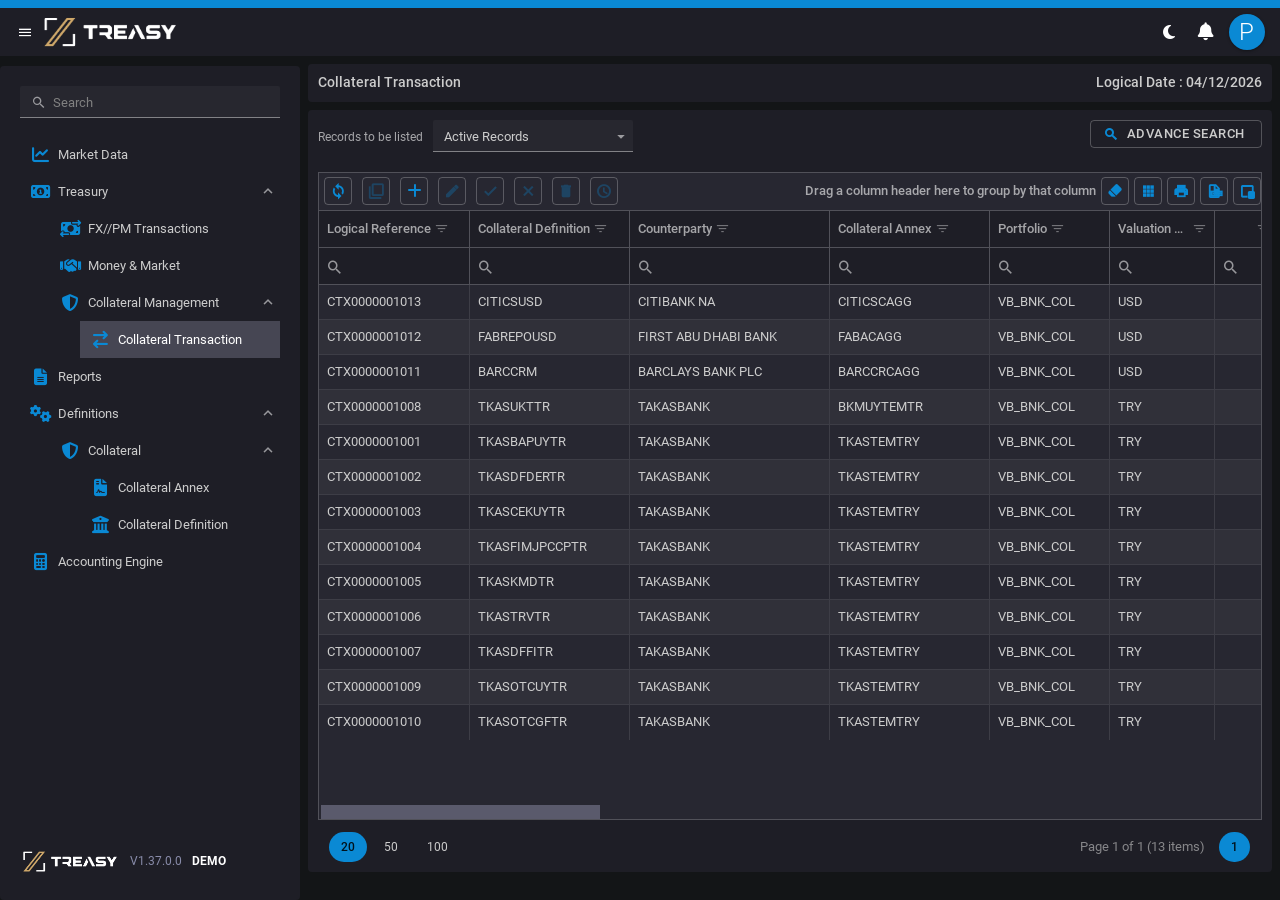
<file: feature-research/ColManagement-Feature/Treasury Collateral Management/Analysis Documents/Demo/Collateral_Demo.html>
<!doctype html>
<html lang="en" data-theme="dark">
<head>
<meta charset="UTF-8">
<meta name="viewport" content="width=device-width, initial-scale=1">
<title>Treasy - Collateral</title>
<link href="assets/logo/favicon.png" rel="icon">
<link href="assets/lib/bootstrap/css/bootstrap.min.css" rel="stylesheet">
<link href="assets/lib/fontawesome/css/fontawesome.min.css" rel="stylesheet">
<link href="assets/lib/fontawesome/css/solid.min.css" rel="stylesheet">
<link id="themeDark" href="assets/lib/devextreme/css/dx.material.blue.dark.compact.css" rel="stylesheet">
<link id="themeLight" href="assets/lib/devextreme/css/dx.material.blue.light.compact.css" rel="stylesheet" disabled>
<link href="assets/theme/main.css" rel="stylesheet">
<link href="assets/theme/layout.css" rel="stylesheet">
<script src="assets/lib/jquery/jquery.min.js"></script>
<script src="assets/lib/devextreme/js/exceljs.min.js"></script>
<script src="assets/lib/devextreme/js/filesaver.min.js"></script>
<script src="assets/lib/devextreme/js/dx.all.js"></script>
<style>
/* Shell values measured on the live Treasy UAT (Treasy.Pure layout) */
html[data-theme="dark"] body{background:#131517}
html[data-theme="light"] body{background:#e6e6e6}
body{margin:0;overflow:hidden;font-family:Roboto,RobotoFallback,"Noto Kufi Arabic",Helvetica,Arial,sans-serif}
#LayoutMenuDrawer{height:calc(100vh - 56px)}
#LayoutMenuDrawerContent{width:300px;padding:20px;margin-top:10px;border-radius:4px;height:calc(100vh - 66px);position:relative}
#LayoutMenuDrawerContent .dx-treeview-search{margin-bottom:18px}
#LayoutMenuDrawerContent .dx-treeview-node{padding-left:0}
#LayoutMenuDrawerContent .dx-treeview-node .dx-treeview-node{padding-left:30px}
#LayoutMenuDrawerContent .dx-treeview-toggle-item-visibility{left:auto!important;right:4px;transform:rotate(180deg)}
#LayoutMenuDrawerContent .dx-treeview-item{padding:10px 8px;min-height:36px}
#LayoutMenuDrawerContent .dx-scrollable{height:calc(100% - 110px)!important}
.menu-label-container{display:flex;align-items:center;gap:5px}
.menu-icon-color{color:#0a89d4;font-size:17px;width:25px}
.menu-footer-custom{position:absolute;bottom:25px;left:20px;display:flex;align-items:center;gap:10px}
.menu-footer-logo img{width:100px}
.menu-footer-version{color:#898caa;font-size:12px}
.menu-footer-workspace{font-size:12px;font-weight:700}
#content{height:calc(100vh - 56px)}
.scroll-position{height:calc(100vh - 115px)}
.bread-crumb-container{font-size:14px;font-weight:500}
.screen-filter{position:relative;min-height:40px}
.screen-filter .state-form{width:420px}
.screen-filter .advance-button-location{top:0;right:0}
.advance-filters{margin-top:10px}
.page-container .dx-datagrid.dx-gridbase-container{height:calc(100vh - 260px)}
.page-container.adv-open .dx-datagrid.dx-gridbase-container{height:calc(100vh - 470px);min-height:300px}
.cell-neg{color:#e34635;font-weight:600}
.cell-pos{color:#67a03f;font-weight:600}
.val-badge{border-radius:10px;padding:2px 8px;font-size:12px;color:#fff;display:inline-block;min-width:90px;text-align:center}
.val-PENDING{background:#E58E13}.val-VALIDATED{background:#67A03F}.val-REJECTED{background:#393433}.val-AUTOMATIC{background:#4BAAF4}
.limit-grid{display:grid;grid-template-columns:1fr 1fr;gap:12px 20px}
.limit-grid .k{font-size:12px;opacity:.7}.limit-grid .v{font-size:15px;font-weight:500}
.demo-note{font-size:12px;color:#E58E13;margin-top:12px}
.user-switch{min-width:220px}
/* Collateral Annex */
.annex-section > .dx-form-group-caption{text-transform:uppercase;font-size:12px;font-weight:600;letter-spacing:.4px}
/* more air between form sections (every section except the first) */
.dx-box-item:not(:first-child) > .dx-box-item-content > .annex-section{margin-top:24px}
.annex-sub-bar{display:flex;justify-content:flex-end;align-items:center;gap:12px;margin-bottom:8px}
.ccy-suffix .dx-button-text{opacity:.75;text-transform:none}
.field-locked.dx-texteditor{opacity:.75}
/* Collateral Transaction */
.st-pay .req-pay .dx-field-item-label-text::after{content:" *";color:#f44336}
.st-fx .req-fx .dx-field-item-label-text::after{content:" *";color:#f44336}
.limit-item{margin-top:24px}
.pay-accordion > .dx-field-item-content > .dx-form-group > .dx-form-group-caption{display:flex;align-items:center;cursor:pointer;user-select:none;padding:10px 12px;border:1px solid rgba(128,128,128,.35);border-radius:4px 4px 0 0;background:rgba(128,128,128,.10)}
.pay-accordion > .dx-field-item-content > .dx-form-group > .dx-form-group-caption:hover{background:rgba(128,128,128,.18)}
.pay-accordion > .dx-field-item-content > .dx-form-group > .dx-form-group-caption .pay-acc-chev{margin-left:auto;font-size:13px;opacity:.75}
.pay-accordion.acc-closed > .dx-field-item-content > .dx-form-group > .dx-form-group-caption{border-radius:4px}
.pay-accordion > .dx-field-item-content > .dx-form-group > .dx-form-group-content{border:1px solid rgba(128,128,128,.35);border-top:0;border-radius:0 0 4px 4px;padding:12px 12px 4px;margin-top:0}
.limit-box{border:1px solid rgba(128,128,128,.35);border-radius:4px}
.limit-head{display:flex;align-items:center;gap:6px;padding:8px 14px;border-bottom:1px solid rgba(128,128,128,.35)}
.lh-title{font-weight:600}.lh-sep{opacity:.7}.lh-active{color:#3dd68c;font-weight:600;font-size:12px}
.lh-right{margin-left:auto;display:flex;align-items:center;gap:4px}
.lh-pill{display:inline-flex;align-items:center;gap:8px;padding:4px 14px;border:1px solid rgba(128,128,128,.6);border-radius:16px;margin-right:6px;font-weight:500}
.lh-dot{width:8px;height:8px;border-radius:50%;background:#8a8a8a;display:inline-block}
.lh-pill.warn{border-color:#f5a524;color:#f5a524}.lh-pill.warn .lh-dot{background:#f5a524}
.lh-btn{color:#0a89d4;cursor:pointer;padding:4px 10px;border-left:1px solid rgba(128,128,128,.35)}
.limit-body{display:grid;grid-template-columns:1fr 1fr 1.4fr;align-items:center;padding:14px 14px 16px}
.limit-box.collapsed .limit-body{display:none}
.lb-cust{display:flex;align-items:center;gap:12px;padding-right:16px;border-right:1px solid rgba(128,128,128,.25)}
.lb-icon{width:40px;height:40px;border-radius:6px;background:rgba(10,137,212,.15);color:#0a89d4;display:flex;align-items:center;justify-content:center;font-size:18px}
.lb-name{font-weight:600}.lb-no{opacity:.7;font-size:13px}
.lb-list{padding:0 22px;border-right:1px solid rgba(128,128,128,.25)}
.lb-row{display:flex;justify-content:space-between;font-size:12.5px;font-weight:500;padding:2px 0}
.c-used{color:#f5a524}.c-avail{color:#3dd68c}.c-risk{color:#f04438}
.lb-usage{padding-left:22px}
.lu-top{display:flex;justify-content:space-between;align-items:center;margin-bottom:8px}.lu-pct{font-size:18px;font-weight:700}
.lu-info{color:#3b9cff;cursor:help}
.lu-bar{height:7px;border-radius:4px;background:rgba(128,128,128,.35);overflow:hidden}.lu-fill{height:100%;width:0;background:#f5a524}
.lu-legend{display:flex;gap:16px;font-size:12px;margin-top:6px}
.txn-det-sum{margin:4px 0 10px;font-size:13px}
/* Collateral Definition: conditional required mark (interest on / fixed / floating) */
.st-int .req-int .dx-field-item-label-text::after,.st-fixed .req-fixed .dx-field-item-label-text::after,.st-float .req-float .dx-field-item-label-text::after{content:" *";color:#f44336}
.popup-title-row{display:flex;align-items:center;width:100%;gap:12px}
.popup-title-row .dx-toolbar-label > div{display:flex;align-items:center;gap:2px}
/* Developer Mode */
.popup-dev-switch{display:flex;align-items:center;gap:8px;margin-left:auto;margin-right:8px;padding:3px 12px;border:1px solid rgba(128,128,128,.45);border-radius:18px;font-size:13px;font-weight:500}
.popup-dev-switch.on{border-color:#0a89d4;color:#0a89d4}
.dev-q{display:none;align-items:center;justify-content:center;width:18px;height:18px;margin-left:8px;border:1.5px solid #0a89d4;border-radius:50%;color:#0a89d4;
  font-size:11px;font-weight:700;line-height:1;cursor:pointer;user-select:none;vertical-align:middle;flex:0 0 auto;text-transform:none;letter-spacing:0}
.dev-q:hover,.dev-q.active{background:#0a89d4;color:#fff}
body.dev-on .dev-q{display:inline-flex}
/* DevExtreme fixes the label width before the "?" is appended: reserve room for it instead of letting it slide under the editor */
body.dev-on .dx-field-item-label-content{position:relative;box-sizing:content-box;padding-right:28px}
body.dev-on .dx-field-item-label-content > .dev-q{position:absolute;right:2px;top:50%;transform:translateY(-50%);margin-left:0}
.dev-panel{display:none;gap:12px;align-items:flex-start;padding:12px 16px;margin:0 0 16px;border:1px solid rgba(10,137,212,.35);border-radius:4px;background:rgba(10,137,212,.08)}
body.dev-on .dev-panel{display:flex}
.dev-panel-icon{color:#0a89d4;font-size:16px;margin-top:2px}
.dev-panel-title{font-weight:600;color:#0a89d4;margin-bottom:3px}
.dev-panel-text{font-size:13px;line-height:1.45}
.dev-panel-meta{font-family:Consolas,monospace;font-size:12px;color:#E58E13;margin-bottom:3px}
.dev-panel-rule{margin-top:4px;opacity:.85;font-style:italic}
</style>
</head>
<body class="dx-viewport">

<div class="application-header-wrapper dx-theme-background-color">
  <div class="header-left-section">
    <div id="menuToggle"></div>
    <div id="application-header-name"><a class="manuel-theme-color" href="#"><span><img id="logo-img" src="assets/logo/logo-treasy-white.png" alt="Treasy"></span></a></div>
  </div>
  <div>
    <div class="header-right-section">
      <div class="right-section-item"><div id="themeToggle"></div></div>
      <div class="header-icon right-section-item manuel-theme-color"><i class="fa-solid fa-bell" aria-hidden="true"></i></div>
      <div id="UserBadgeContainer" class="right-section-item"><div id="UserBadge"></div></div>
    </div>
  </div>
</div>
<div id="UserBadgePopup"></div>

<div id="LayoutMenuDrawer">
  <div id="content" class="p-2">
    <main role="main" class="application-body d-flex flex-column gap-2">
      <div class="d-flex flex-row align-items-center justify-content-between bread-crumb-container dx-theme-background-color">
        <div id="page-title"></div>
        <div><span>Logical Date :</span> <span class="ml-1" id="current-logical-date"></span></div>
      </div>
      <div class="scroll-position"><div id="pageContainer" class="datagrid-container-custom dx-theme-background-color page-container"></div></div>
    </main>
  </div>
</div>

<div id="popupDefault"></div>
<div id="popupHistory"></div>
<div id="popupSub"></div>

<script>
"use strict";
/* ================= PARAMETERS ================= */
const P = {
  currencies: ["TRY","USD","EUR","GBP"],
  // CollateralAnnex / CollateralAnnexRule / CollateralAnnexProduct (Treasy_Collateral_Veri_Modeli.xlsx)
  annexStatus: [{id:"ACTIVE",name:"Active"},{id:"PASSIVE",name:"Passive"}],
  directions: [{id:"BOTH",name:"Both"},{id:"POST_ONLY",name:"Post Only"},{id:"RECEIVE_ONLY",name:"Receive Only"}],
  partyTypes: [{id:"OWN",name:"Own"},{id:"COUNTERPARTY",name:"Counterparty"}],
  roundingMethods: [{id:"NEAREST",name:"Nearest"},{id:"UP",name:"Up"},{id:"DOWN",name:"Down"}],
  marginTypes: [{id:"VM",name:"VM - Variation Margin"},{id:"IM",name:"IM - Initial Margin"},{id:"IA",name:"IA - Independent Amount"},{id:"OTHER",name:"Other"}],
  products: [
    {id:"FX",name:"FX",subs:[{id:"FWD_SWAP_NDF",name:"Forward / Swap / NDF"}]},
    {id:"IR",name:"Interest Rate",subs:[{id:"IRS_CCS",name:"IRS / CCS"}]},
    {id:"MM",name:"Money Market",subs:[{id:"BORROW_LEND",name:"Borrowing / Lending"}]},
    {id:"REPO",name:"Repo",subs:[{id:"REPO_REVREPO",name:"Repo / Reverse Repo"}]},
    {id:"SECLEND",name:"Securities Lending",subs:[{id:"BORROW_LEND",name:"Borrowing / Lending"}]}],
  portfolios: [{id:59032,code:"VB_BNK_COL",name:"COLLATERAL BANKING"},{id:59040,code:"BH_BNK_COL",name:"COLLATERAL BANKING BAHRAIN"}],
  counterparties: [
    {id:87341,code:"TKAS",name:"TAKASBANK"},{id:87348,code:"VBTPP",name:"TAKASBANK PARA PIYASASI"},
    {id:90112,code:"FABA",name:"FIRST ABU DHABI BANK"},{id:90207,code:"BARCCR",name:"BARCLAYS BANK PLC"},
    {id:90215,code:"BNPACS",name:"BNP PARIBAS"},{id:90230,code:"DEUTCS",name:"DEUTSCHE BANK AG"},
    {id:90244,code:"CITICS",name:"CITIBANK NA"},{id:90251,code:"SCBLCS",name:"STANDARD CHARTERED BANK"}],
  // CollateralDefinition (Treasy_Collateral_Veri_Modeli.xlsx). Parameter values: earlier Collateral prototype (Colletral/index.html)
  collateralTypes: [{id:1,code:"CASH",name:"Cash"}],            // Security: not in scope yet
  settlementTypes: [{id:"CAPITALIZE",name:"Capitalize"},{id:"PAYOUT",name:"Pay Out"}],
  rateTypes: [{id:1,code:"FIXED",name:"Fixed"},{id:2,code:"FLOATING",name:"Floating"}],
  floatingRates: [{id:1,code:"ESTR",name:"€STR",currency:"EUR"},{id:2,code:"SOFR",name:"SOFR",currency:"USD"},{id:3,code:"SONIA",name:"SONIA",currency:"GBP"},{id:4,code:"TLREF",name:"TLREF",currency:"TRY"}],
  interestMethods: [{id:1,code:"SIMPLE_LINEAR",name:"Simple Linear"},{id:2,code:"DAILY_COMP",name:"Daily Compounded"}],
  dateBases: [{id:"A360",name:"ACT/360"},{id:"A365",name:"ACT/365"},{id:"3360",name:"30/360"}],
  // mirror of NetTrexCommon.dbo.Currency (only the columns the demo uses). BasisCode -> DateBasis.BasisCode is the
  // default Date Basis of the currency. Demo values follow money market convention; production reads the table.
  currencyRef: [
    {Code:"TRY",Name:"Turkish Lira",BasisCode:"A365",Decimals:2,IsoCode:"949"},
    {Code:"USD",Name:"US Dollar",BasisCode:"A360",Decimals:2,IsoCode:"840"},
    {Code:"EUR",Name:"Euro",BasisCode:"A360",Decimals:2,IsoCode:"978"},
    {Code:"GBP",Name:"Pound Sterling",BasisCode:"A365",Decimals:2,IsoCode:"826"}],
  payFreqs: [{id:1,code:"MONTHLY",name:"Monthly"},{id:2,code:"QUARTERLY",name:"Quarterly"},{id:3,code:"ON_RETURN",name:"On Return"}],
  businessDayRules: [{id:"MODIFIED_FOLLOWING",name:"Modified Following"},{id:"FOLLOWING",name:"Following"},{id:"PRECEDING",name:"Preceding"}],
  // TxnTransaction / TxnTransactionDetail (Treasy_Collateral_Veri_Modeli.xlsx)
  txnTypes: [{id:"INCREASE",name:"Increase"},{id:"DECREASE",name:"Decrease"}],           // Artış (bakiye +) / Azalış (bakiye -)
  amountTypes: [{id:1,code:"Collateral",name:"Collateral"},{id:2,code:"Nema",name:"Nema"}],   // CollateralAmountType
  // payment panel: only the values seen on the live Treasy payment panel; the full lists come from the payment module
  paySettlementTypes: [{id:1,name:"Gross Settlement"},{id:2,name:"Net Settlement"}],
  payInstructionTypes: [{id:1,name:"Bank to Bank"},{id:2,name:"Account to Account"},{id:3,name:"Vostro Account"}],
  // correspondent rows (columns of the Treasy.Pure Payment component drop-down grids). Only bank names are known;
  // account / customer / GL / SWIFT values come from the payment module in production.
  // Demo values: our nostro per currency is representative (TCMB for TRY); the real list comes from the payment module.
  ourCorrespondents: [{Id:1,AccountNumber:"",BankName:"TÜRKİYE CUMHURİYET MERKEZ BANKASI",CustomerId:"",CurrencyCode:"TRY",AccountGLCode:""},
    ...["USD","EUR","GBP"].map((c,i)=>({Id:2+i,AccountNumber:"",BankName:`NOSTRO ${c} (demo)`,CustomerId:"",CurrencyCode:c,AccountGLCode:""}))],
  theirCorrespondents: [{Id:1,SwiftCode:"",BankName:"Test",AccountNumber:"",CurrencyCode:"",CustomerId:null}],   // filled below: counterparty x currency (SSI)
  // same list/order as the live "Records to be listed" filter (subset relevant to definitions + transactions)
  stateFilter: ["Today w/o deleted","Today","Active Records","All Records","Unverified Records","Verified Records","Rejected Records","Deleted Records","Last Seven Days"]
};
const byId = (a,id) => a.find(x => String(x.id) === String(id));
const nameOf = (a,id) => (byId(a,id)||{}).name || "";
const ccyItems = P.currencies.map(c=>({id:c,name:c}));
const cptyText = c => c ? `${c.code} - ${c.name}` : "";
const portfolioText = f => f ? `${f.code} - ${f.name}` : "";

/* ================= HELPERS ================= */
const pad = n => String(n).padStart(2,"0");
const isoToday = () => { const d=new Date(); return `${d.getFullYear()}-${pad(d.getMonth()+1)}-${pad(d.getDate())}`; };
const nowStamp = () => { const d=new Date(); return `${isoToday()} ${pad(d.getHours())}:${pad(d.getMinutes())}:${pad(d.getSeconds())}`; };
const toDate = s => s ? new Date(String(s).length===10 ? s+"T00:00:00" : String(s).replace(" ","T")) : null;
const toIso = d => d instanceof Date ? `${d.getFullYear()}-${pad(d.getMonth()+1)}-${pad(d.getDate())}` : (d||"");
const fmtNum = n => Number(n||0).toLocaleString("en-US",{minimumFractionDigits:2,maximumFractionDigits:2});
const round2 = n => Math.round(n*100)/100;
const ccyList = s => String(s||"").split(";").map(x=>x.trim()).filter(Boolean);   // CashEligibilityCurrencies is stored ';'-separated
const fmtStamp = s => s ? `${String(s).slice(0,10).split("-").reverse().join(".")} ${String(s).slice(11)}`.trim() : "";
const fmtRate = n =>Number(n||0).toLocaleString("en-US",{minimumFractionDigits:2,maximumFractionDigits:4});
let CURRENT_USER = "VB37070";
const user = () => CURRENT_USER;
const notify = (message,type="info") => DevExpress.ui.notify({message,type,displayTime:3500,width:"auto",minWidth:320,position:{at:"bottom right",my:"bottom right",offset:"-20 -20"}});
const confirmDlg = msg => DevExpress.ui.dialog.confirm(`<div style="max-width:420px">${msg}</div>`,"Confirmation");

/* ================= FLOW (Treasy state names) ================= */
const PENDING = ["Input","Edit","Delete"];
const isPending = r => PENDING.includes(r.state);
const isDead = r => r.state==="Delete Verified" || r.state==="Input Rejected";
const isLive = r => !isDead(r) && r.state!=="Input"; // approved at least once
function badgeCls(s){ const [a,b]=s.split(" "); const base = a==="Input"?"badge-input":a==="Edit"?"badge-edit":"badge-delete"; return base + (b==="Verified"?" verified":b==="Rejected"?" rejected":""); }
function flowInit(state,maker,date,createdBy,createdDate){ return {state,stateMaker:maker,stateDate:date,createdBy:createdBy||maker,createdDate:createdDate||date,prevStateName:"",prevStateMaker:"",prevStateDate:""}; }
function setState(r,state,maker){ r.prevStateName=r.state; r.prevStateMaker=r.stateMaker; r.prevStateDate=r.stateDate; r.state=state; r.stateMaker=maker; r.stateDate=nowStamp(); }
const HIST = {annex:{},account:{},txn:{}};
function addHist(kind,r,action){ (HIST[kind][r.id]=HIST[kind][r.id]||[]).push({action,stateName:r.state,stateMaker:r.stateMaker,stateDate:toDate(r.stateDate),snapshot:JSON.stringify({...r,...(r.pending||{})})}); }
function stateFilterPass(r,f){
  const d = String(r.stateDate).slice(0,10), today = isoToday();
  const week = new Date(); week.setDate(week.getDate()-7);
  switch(f){
    case "Today w/o deleted": return d===today && r.state!=="Delete Verified";
    case "Today": return d===today;
    case "Active Records": return !isDead(r);
    case "Unverified Records": return isPending(r);
    case "Verified Records": return r.state.endsWith("Verified") && r.state!=="Delete Verified";
    case "Rejected Records": return r.state.endsWith("Rejected");
    case "Deleted Records": return r.state==="Delete Verified";
    case "Last Seven Days": return toDate(r.stateDate) >= week;
    default: return true;
  }
}

/* ================= SEED DATA ================= */
let seq = 1000;
const ISDA = ["ISDA 2002 Master Agreement","2016 Credit Support Annex for Variation Margin"], GMRA = ["GMRA 2011","GMRA 2011"];
let ruleSeq = 0, prodSeq = 0;
const mkRules = (ccy,mta,rnd,parties=["OWN","COUNTERPARTY"]) => parties.map(p=>({id:++ruleSeq,party:p,currency:ccy,threshold:0,mta,rounding:rnd,method:"NEAREST"}));
const mkProds = list => list.map(([product,subProduct,marginType])=>({id:++prodSeq,product,subProduct,marginType,included:true}));
// [code, name, cptyId, [masterAgreement, collateralDocument], baseCcy, direction, validFrom, disputeTolerance, rules, products]
const ANNEX = [
  ["TKASPPSWPCAG","TAKASBANK PARA PIYASASI SWAP",87348,["TAKASBANK PP SWAP","TAKASBANK PP SWAP"],"USD","POST_ONLY","2016-10-31",0,mkRules("USD",0,0,["OWN"]),mkProds([["FX","FWD_SWAP_NDF","VM"]])],
  ["TKASTEMTRY","TAKASBANK TEMINAT HESAPLARI",87341,["TAKASBANK UYELIK VE GARANTI FONU","TAKASBANK UYELIK VE GARANTI FONU"],"TRY","POST_ONLY","2016-10-31",0,mkRules("TRY",0,0,["OWN"]),mkProds([["MM","BORROW_LEND","OTHER"]])],
  ["BKMUYTEMTR","BKM UYELIK TEMINAT",87341,["BKM UYELIK","BKM UYELIK"],"TRY","POST_ONLY","2016-10-31",0,mkRules("TRY",0,0,["OWN"]),mkProds([["MM","BORROW_LEND","OTHER"]])],
  ["BARCCSCAGG","BARCLAYS SWAP CAGG",90207,ISDA,"USD","BOTH","2016-10-31",50000,mkRules("USD",250000,10000),mkProds([["IR","IRS_CCS","VM"],["FX","FWD_SWAP_NDF","VM"]])],
  ["BARCCRCAGG","BARCLAYS REPO CAGG",90207,GMRA,"USD","BOTH","2016-10-31",50000,mkRules("USD",100000,10000),mkProds([["REPO","REPO_REVREPO","VM"]])],
  ["CITICSCAGG","CITIBANK SWAP CAGG",90244,ISDA,"USD","BOTH","2016-10-31",50000,mkRules("USD",250000,10000),mkProds([["IR","IRS_CCS","VM"],["FX","FWD_SWAP_NDF","VM"]])],
  ["SCBLCSCAGG","STANDARD CHARTERED SWAP CAGG",90251,ISDA,"USD","BOTH","2016-10-31",50000,mkRules("USD",500000,10000),mkProds([["IR","IRS_CCS","VM"]])],
  ["FABACAGG","FIRST ABU DHABI BANK",90112,GMRA,"USD","BOTH","2019-04-15",25000,mkRules("USD",100000,10000),mkProds([["REPO","REPO_REVREPO","VM"]])]
].map((a,i)=>annexCompat({id:i+1,code:a[0],name:a[1],cptyId:a[2],masterAgreement:a[3][0],collateralDocument:a[3][1],baseCurrency:a[4],direction:a[5],validFrom:a[6],validTo:"",
  disputeTolerance:a[7],status:"ACTIVE",rules:a[8],products:a[9],...flowInit("Input Verified","VB41120","2024-11-12 10:15:00","VB37070","2024-11-12 09:40:00")}));
// Collateral Definition / Deal screens still read shortName, currency and active from the agreement
function annexCompat(a){ return Object.assign(a,{shortName:a.code,currency:a.baseCurrency,active:a.status==="ACTIVE"}); }

const TAKAS = [
  ["BAPUY","BAP UYELIK TEMINAT TL",46638.16,1725.25],["DFDER","IVP GARANTI FONU TL",7824649.81,289455.91],
  ["CEKUY","CEK UYELIK TEMINAT TL",15999.57,591.88],["FI-MJ-P-CCP","BAP PIY UYE ISLEM TEMINAT TL",14204.56,525.42],
  ["KMD","KM PIY UYELIK TEMINAT TL",46046.00,1609.72],["TRV","TRV PIY UYELIK TEMINAT TL",46638.26,1725.30],
  ["DFFI","BAP PIY UYE GF TL TEMINAT HESABI",483038.12,17868.91],["UKT","BKM UYELIK TEMINAT TL",17574.37,650.11],
  ["OTCUY","OTC UYELIK TEMINAT TL",46638.44,1725.34],["OTCGF","OTC GARANTI FONU TL",1214015.45,44909.85]];
/* Collateral Definition (CollateralDefinition). The store keeps its historical name ACCOUNT (kind "account"). */
const ACCOUNT = [];
const NO_INTEREST = {isInterestCalculated:false,settlementType:null,rateTypeId:null,floatingRateTypeId:null,spread:null,fixedRate:null,interestMethodId:null,dateBasis:null,payFreqId:null,businessDayRule:null,isNegativeRateAllowed:false};
const defBase = {collateralTypeId:1,status:"ACTIVE",direction:"POST_ONLY",currencies:"TRY",valuationCurrency:"TRY",validFrom:"2016-10-31",validTo:"",...NO_INTEREST};
const accFlow = () => flowInit("Input Verified","VB41120","2024-11-12 11:00:00","VB37070","2024-11-12 10:30:00");
TAKAS.forEach((t,i)=>ACCOUNT.push(defCompat({id:100+i,...defBase,code:("TKAS"+t[0].replace(/-/g,"")+"TR").slice(0,15),name:t[1],agreementId:t[0]==="UKT"?3:2,cptyId:87341,
  takasCode:t[0],...accFlow()})));
ACCOUNT.push(defCompat({id:120,...defBase,code:"FABREPOUSD",name:"FAB REPO CALL USD",agreementId:8,cptyId:90112,direction:"BOTH",currencies:"USD",valuationCurrency:"USD",validFrom:"2019-04-15",
  ...accFlow()}));
ACCOUNT.push(defCompat({id:121,...defBase,code:"BARCCRM",name:"BARCLAYS REPO CALL USD",agreementId:5,cptyId:90207,direction:"BOTH",currencies:"USD",valuationCurrency:"USD",
  ...accFlow()}));
ACCOUNT.push(defCompat({id:122,...defBase,code:"BARCSWPUSD",name:"BARCLAYS SWAP CALL USD",agreementId:4,cptyId:90207,status:"PASSIVE",direction:"BOTH",currencies:"USD;EUR",valuationCurrency:"USD",
  isInterestCalculated:true,settlementType:"CAPITALIZE",rateTypeId:2,floatingRateTypeId:2,spread:0,interestMethodId:2,dateBasis:"A360",payFreqId:1,businessDayRule:"MODIFIED_FOLLOWING",isNegativeRateAllowed:false,
  ...accFlow()}));
ACCOUNT.push(defCompat({id:123,...defBase,code:"CITICSUSD",name:"CITIBANK SWAP CSA CASH USD",agreementId:6,cptyId:90244,direction:"BOTH",currencies:"USD;EUR;GBP",valuationCurrency:"USD",validFrom:"2016-10-31",
  isInterestCalculated:true,settlementType:"PAYOUT",rateTypeId:1,fixedRate:4.25,interestMethodId:1,dateBasis:"A360",payFreqId:1,businessDayRule:"MODIFIED_FOLLOWING",isNegativeRateAllowed:false,
  ...accFlow()}));
// short aliases read by the agreement screen and the transaction form
function defCompat(a){ return Object.assign(a,{shortName:a.code,currency:a.valuationCurrency,annexId:a.agreementId,active:a.status==="ACTIVE"}); }

/* ================= COLLATERAL TRANSACTION (TxnTransaction + TxnTransactionDetail) =================
   One transaction = one lasting collateral position (definition + portfolio); every movement is a detail row.
   Balance sign: + collateral held by the bank (received), - collateral at the counterparty (posted).
   Increase adds TransactionAmount, Decrease subtracts it. Only verified details count. */
const TXN = [];
let txnSeq = 1000, detSeq = 0;
const txnSign = d => d.transactionType==="INCREASE" ? 1 : -1;
const detCounts = d => d.state==="Input Verified";
const detOrder = (a,b) => (a.valueDate+a.inputDateTime).localeCompare(b.valueDate+b.inputDateTime);
// CurrentBalance = balance after the movement (valuation currency); null for movements that do not count yet
function recalcBalances(list){ let s = 0; list.slice().sort(detOrder).forEach(d=>{ if(detCounts(d)){ s = round2(s+txnSign(d)*d.transactionAmount); d.currentBalance = s; } else d.currentBalance = null; }); return s; }
const txnBalance = t => round2((t.details||[]).filter(detCounts).reduce((s,d)=>s+txnSign(d)*d.transactionAmount,0));
const NO_PAYMENT = {settlementTypeId:null,paymentInstructionTypeId:null,outgoingCorrespondentId:null,theirBeneficiaryCorrespondentId:null,
  incomingCorrespondentId:null,theirSenderCorrespondentId:null,sendConfirmation:false,sendPayment:false,sendNoticeToReceive:false,instructions:""};
// ---- FX: rate chart of the system parameter FxRateChartId (demo rates against the local currency) ----
const LOCAL_CCY = "TRY";
// demo stand-in for the chart of FxRateChartId; production reads that chart for the trade date
const FX_RATES = {   // [valid from, rate against TRY]: the rate of a date is the latest row on or before it
  USD:[["2024-01-01",30.10],["2024-07-01",32.80],["2025-01-01",35.40],["2025-07-01",39.90],["2026-01-01",42.50],["2026-10-01",44.00]],
  EUR:[["2024-01-01",33.20],["2024-07-01",35.40],["2025-01-01",37.00],["2025-07-01",46.70],["2026-01-01",49.90],["2026-10-01",47.74]],
  GBP:[["2024-01-01",38.30],["2024-07-01",41.50],["2025-01-01",44.30],["2025-07-01",54.00],["2026-01-01",57.30],["2026-10-01",55.80]]};
function chartRate(ccy,date){
  if(!ccy || ccy===LOCAL_CCY) return 1;
  const rows = FX_RATES[ccy]||[], d = date ? (date instanceof Date ? toIso(date) : String(date).slice(0,10)) : isoToday();
  const hit = rows.filter(r=>r[0]<=d).pop() || rows[0]; return hit ? hit[1] : null;
}
// FX Rate = currency -> valuation currency rate of the trade date (cross over the local currency); empty when both are the same
function defaultFx(ccy,valCcy,date){
  if(!ccy || !valCcy || ccy===valCcy) return null;
  const c = chartRate(ccy,date), v = chartRate(valCcy,date);
  return c && v ? Math.round(c/v*1e6)/1e6 : null;
}
// Transaction Amount (valuation currency) = Amount × FX Rate; Amount itself when the currencies are the same
function txnAmount(amount,ccy,valCcy,fxRate){
  if(amount==null || amount==="") return null;
  if(ccy===valCcy) return round2(Number(amount));
  return Number(fxRate) > 0 ? round2(Number(amount)*Number(fxRate)) : null;
}
// SSI of the demo: one their-side correspondent per counterparty + currency
P.counterparties.forEach(cp=>P.currencyRef.forEach(c=>P.theirCorrespondents.push({Id:P.theirCorrespondents.length+1,SwiftCode:"",BankName:`${cp.name} ${c.Code} (demo)`,AccountNumber:"",CurrencyCode:c.Code,CustomerId:cp.id})));
// payment values of a movement from the counterparty + currency (standing settlement instructions); empty until both are known
function paySsi(cptyId,ccy){
  if(!cptyId||!ccy) return {...NO_PAYMENT};
  const ours = P.ourCorrespondents.find(x=>x.CurrencyCode===ccy), theirs = P.theirCorrespondents.find(x=>x.CustomerId===cptyId&&x.CurrencyCode===ccy);
  return {...NO_PAYMENT,settlementTypeId:2,paymentInstructionTypeId:1,outgoingCorrespondentId:ours?ours.Id:null,incomingCorrespondentId:ours?ours.Id:null,
    theirBeneficiaryCorrespondentId:theirs?theirs.Id:null,theirSenderCorrespondentId:theirs?theirs.Id:null,sendConfirmation:true};
}
// seed movements carry the SSI payment values like a movement entered on screen (kept also when Settlement Required is off)
function mkDetail(def,o){
  const amount = Number(o.amount), ccy = o.ccy||def.valuationCurrency, fx = defaultFx(ccy,def.valuationCurrency,o.trade);
  return {id:++detSeq,transactionType:o.type,amountType:o.amountType||1,marginTypeId:o.marginType||"VM",tradeDate:o.trade,valueDate:o.value||o.trade,
    cashCurrency:ccy,amount,fxRate:fx,transactionAmount:txnAmount(amount,ccy,def.valuationCurrency,fx),valuationCurrency:def.valuationCurrency,currentBalance:null,
    isSettlementRequired:!!o.settle,...paySsi(def.cptyId,ccy),inputDateTime:o.at,trader:o.trader||"VB37070",
    ...flowInit(o.state||"Input Verified",o.checker||"VB41120",o.at,o.trader||"VB37070",o.at)};
}
function mkTxn(defId,portfolioId,details,o={}){
  const def = byId(ACCOUNT,defId); const first = details[0];
  const t = {id:++seq,definitionId:defId,cptyId:def.cptyId,agreementId:def.agreementId||null,portfolioId,
    logicalReference:"CTX"+String(++txnSeq).padStart(10,"0"),businessKey:txnSeq,inputDateTime:first.inputDateTime,trader:first.trader,details,pending:null,
    ...flowInit(o.state||"Input Verified",o.checker||"VB41120",o.stateDate||first.inputDateTime,first.trader,first.inputDateTime)};
  recalcBalances(t.details); TXN.push(t); return t;
}
ACCOUNT.filter(a=>a.takasCode).forEach(a=>{
  const t = TAKAS.find(x=>x[0]===a.takasCode); const prev = round2(t[2]-t[3]);
  const batch = {trader:"TAKASBANK_BATCH",checker:"TAKASBANK_BATCH"};
  // the bank's collateral at Takasbank: opening balance and monthly nema both increase the posted balance (Decrease: balance moves further below zero)
  mkTxn(a.id,59032,[
    mkDetail(a,{type:"DECREASE",amountType:1,marginType:"OTHER",trade:"2024-07-31",amount:prev,at:"2024-08-01 07:05:12",...batch}),
    a.takasCode==="UKT" // UKT has no Takasbank WS: manual nema entry
      ? mkDetail(a,{type:"DECREASE",amountType:2,marginType:"OTHER",trade:"2024-09-02",amount:t[3],at:"2024-09-02 10:12:40"})
      : mkDetail(a,{type:"DECREASE",amountType:2,marginType:"OTHER",trade:"2024-08-30",amount:t[3],at:"2024-09-02 07:05:30",...batch})]);
});
const BARC = byId(ACCOUNT,121), FAB = byId(ACCOUNT,120), CITI = byId(ACCOUNT,123);
mkTxn(121,59032,[mkDetail(BARC,{type:"DECREASE",trade:"2025-02-27",amount:552131,settle:true,at:"2025-02-27 16:40:00"})]);
const fabTxn = mkTxn(120,59032,[mkDetail(FAB,{type:"INCREASE",trade:"2025-03-10",amount:100000,settle:true,at:"2025-03-10 15:40:11"})]);
// pending movement waiting for the checker (maker VB37070)
setState(fabTxn,"Edit","VB37070"); fabTxn.stateDate="2025-03-10 15:48:03";
fabTxn.pending = {details:[...fabTxn.details,mkDetail(FAB,{type:"DECREASE",trade:"2025-03-10",value:"2025-03-12",amount:18901.94,settle:true,at:"2025-03-10 15:48:03",state:"Input",checker:"VB37070"})]};
mkTxn(123,59032,[
  mkDetail(CITI,{type:"INCREASE",trade:"2026-10-01",amount:2500000,settle:true,at:"2026-10-01 10:20:00"}),
  mkDetail(CITI,{type:"DECREASE",trade:"2026-10-15",ccy:"EUR",amount:400000,settle:true,at:"2026-10-15 11:05:00"}),
  mkDetail(CITI,{type:"INCREASE",amountType:2,marginType:"OTHER",trade:"2026-10-27",amount:7965.28,at:"2026-10-27 17:30:00"})]);
ANNEX.forEach(r=>addHist("annex",r,"Insert")); ACCOUNT.forEach(r=>addHist("account",r,"Insert")); TXN.forEach(r=>addHist("txn",r,"Insert"));

/* ================= COMMON GRID PARTS ================= */
const FLOW_COLUMNS = [
  {dataField:"state",caption:"State Name",minWidth:130,alignment:"center",cellTemplate:(c,o)=>$(`<span class="badge ${badgeCls(o.value)}">${o.value}</span>`).appendTo(c)},
  {dataField:"stateMaker",caption:"State Maker",width:120},
  {dataField:"stateDate",caption:"State Date",dataType:"datetime",format:"dd.MM.yyyy HH:mm:ss",width:150},
  {dataField:"createdBy",caption:"Created By",width:120},
  {dataField:"createdDate",caption:"Created Date",dataType:"datetime",format:"dd.MM.yyyy HH:mm:ss",width:150},
  {dataField:"prevStateName",caption:"Previous State Name",width:150},
  {dataField:"prevStateMaker",caption:"Previous State Maker",width:150},
  {dataField:"prevStateDate",caption:"Previous State Date",dataType:"datetime",format:"dd.MM.yyyy HH:mm:ss",width:160}
];
const flowView = r => ({state:r.state,stateMaker:r.stateMaker,stateDate:toDate(r.stateDate),createdBy:r.createdBy,createdDate:toDate(r.createdDate),prevStateName:r.prevStateName,prevStateMaker:r.prevStateMaker,prevStateDate:toDate(r.prevStateDate)});
const numCol = (dataField,caption,extra={}) => ({dataField,caption,dataType:"number",format:"#,##0.00",alignment:"right",...extra});
const signCell = (c,o) => $("<span>").addClass(o.value<0?"cell-neg":o.value>0?"cell-pos":"").text(o.value===null||o.value===undefined?"":fmtNum(o.value)).appendTo(c);

/* ================= SCREENS ================= */
const SCREENS = {};
let ACTIVE = null, GRID = null, TOOLBAR = {}, ADV_FORM = null, STATE_FILTER = "Active Records";

SCREENS.annex = {
  title:"Collateral Annex", kind:"annex", store:()=>ANNEX, label:r=>r.code,
  advItems:[
    {dataField:"code",label:{text:"Annex Code"}},
    {dataField:"name",label:{text:"Annex Name"}},
    {dataField:"cptyId",label:{text:"Counterparty"},editorType:"dxSelectBox",editorOptions:{items:P.counterparties,valueExpr:"id",displayExpr:"name",searchEnabled:true,showClearButton:true,placeholder:"Select..."}},
    {dataField:"status",label:{text:"Status"},editorType:"dxSelectBox",editorOptions:{items:P.annexStatus,valueExpr:"id",displayExpr:"name",showClearButton:true,placeholder:"Select..."}},
    {dataField:"baseCurrency",label:{text:"Base Currency"},editorType:"dxSelectBox",editorOptions:{items:P.currencies,showClearButton:true,placeholder:"Select..."}},
    {dataField:"direction",label:{text:"Direction"},editorType:"dxSelectBox",editorOptions:{items:P.directions,valueExpr:"id",displayExpr:"name",showClearButton:true,placeholder:"Select..."}},
    {dataField:"product",label:{text:"Product"},editorType:"dxSelectBox",editorOptions:{items:P.products,valueExpr:"id",displayExpr:"name",showClearButton:true,placeholder:"Select..."}},
    {dataField:"masterAgreement",label:{text:"Master Agreement"}}
  ],
  match(r,f){ const has=(v,q)=>!q||String(v||"").toUpperCase().includes(String(q).toUpperCase());
    return has(r.code,f.code)&&has(r.name,f.name)&&has(r.masterAgreement,f.masterAgreement)&&(!f.cptyId||r.cptyId===f.cptyId)&&(!f.status||r.status===f.status)
      &&(!f.baseCurrency||r.baseCurrency===f.baseCurrency)&&(!f.direction||r.direction===f.direction)&&(!f.product||(r.products||[]).some(p=>p.product===f.product&&p.included)); },
  view:r=>{ return {id:r.id,code:r.code,name:r.name,cpty:nameOf(P.counterparties,r.cptyId),status:nameOf(P.annexStatus,r.status),
    masterAgreement:r.masterAgreement,collateralDocument:r.collateralDocument,baseCurrency:r.baseCurrency,direction:nameOf(P.directions,r.direction),
    validFrom:toDate(r.validFrom),validTo:toDate(r.validTo),disputeTolerance:r.disputeTolerance,
    products:(r.products||[]).filter(p=>p.included).map(p=>`${nameOf(P.products,p.product)} (${p.marginType})`).join(", "),
    ...flowView(r)}; },
  columns:[
    {dataField:"code",caption:"Annex Code",width:150},{dataField:"name",caption:"Annex Name",minWidth:220},{dataField:"cpty",caption:"Counterparty",width:200},
    {dataField:"status",caption:"Status",width:90},{dataField:"masterAgreement",caption:"Master Agreement",width:210},{dataField:"collateralDocument",caption:"Collateral Document",width:260},
    {dataField:"baseCurrency",caption:"Base Currency",width:110},{dataField:"direction",caption:"Direction",width:110},
    {dataField:"validFrom",caption:"Valid From",dataType:"date",format:"dd.MM.yyyy",width:105},{dataField:"validTo",caption:"Valid To",dataType:"date",format:"dd.MM.yyyy",width:105},
    numCol("disputeTolerance","Dispute Tolerance",{width:140}),{dataField:"products",caption:"Products",width:240}]
};
SCREENS.account = {
  title:"Collateral Definition", kind:"account", store:()=>ACCOUNT, label:r=>r.code,
  advItems:[
    {dataField:"code",label:{text:"Code"}},
    {dataField:"name",label:{text:"Name"}},
    {dataField:"agreementId",label:{text:"Collateral Annex"},editorType:"dxSelectBox",editorOptions:{items:ANNEX,valueExpr:"id",displayExpr:a=>a?`${a.code} - ${a.name}`:"",searchEnabled:true,showClearButton:true,placeholder:"Select..."}},
    {dataField:"cptyId",label:{text:"Counterparty"},editorType:"dxSelectBox",editorOptions:{items:P.counterparties,valueExpr:"id",displayExpr:"name",searchEnabled:true,showClearButton:true,placeholder:"Select..."}},
    {dataField:"status",label:{text:"Status"},editorType:"dxSelectBox",editorOptions:{items:P.annexStatus,valueExpr:"id",displayExpr:"name",showClearButton:true,placeholder:"Select..."}},
    {dataField:"currency",label:{text:"Eligible Currency"},editorType:"dxSelectBox",editorOptions:{items:P.currencies,showClearButton:true,placeholder:"Select..."}},
    {dataField:"valuationCurrency",label:{text:"Valuation Currency"},editorType:"dxSelectBox",editorOptions:{items:P.currencies,showClearButton:true,placeholder:"Select..."}},
    {dataField:"interest",label:{text:"Interest Calculated"},editorType:"dxSelectBox",editorOptions:{items:[{id:true,name:"Yes"},{id:false,name:"No"}],valueExpr:"id",displayExpr:"name",showClearButton:true,placeholder:"Select..."}}
  ],
  match(r,f){ const has=(v,q)=>!q||String(v||"").toUpperCase().includes(String(q).toUpperCase());
    return has(r.code,f.code)&&has(r.name,f.name)&&(!f.agreementId||r.agreementId===f.agreementId)&&(!f.cptyId||r.cptyId===f.cptyId)&&(!f.status||r.status===f.status)
      &&(!f.currency||ccyList(r.currencies).includes(f.currency))&&(!f.valuationCurrency||r.valuationCurrency===f.valuationCurrency)&&(f.interest==null||r.isInterestCalculated===f.interest); },
  view:r=>{ const ag=byId(ANNEX,r.agreementId), fl=byId(P.floatingRates,r.floatingRateTypeId), on=r.isInterestCalculated;
    const sp = Number(r.spread)||0, spTxt = sp ? ` ${sp>0?"+":""}${fmtRate(sp)} %` : "";
    const rate = !on ? "" : r.rateTypeId===1 ? `${fmtRate(r.fixedRate)} %${spTxt}` : fl ? `${fl.name}${spTxt||" +0.00 %"}` : "";
    return {id:r.id,code:r.code,name:r.name,agreement:ag?ag.code:"",cpty:nameOf(P.counterparties,r.cptyId),collateralType:nameOf(P.collateralTypes,r.collateralTypeId),status:nameOf(P.annexStatus,r.status),
      direction:nameOf(P.directions,r.direction),currencies:ccyList(r.currencies).join(", "),valuationCurrency:r.valuationCurrency,validFrom:toDate(r.validFrom),validTo:toDate(r.validTo),
      interest:on,settlement:on?nameOf(P.settlementTypes,r.settlementType):"",rateType:on?nameOf(P.rateTypes,r.rateTypeId):"",rate,
      interestMethod:on?nameOf(P.interestMethods,r.interestMethodId):"",dateBasis:on?nameOf(P.dateBases,r.dateBasis):"",payFreq:on?nameOf(P.payFreqs,r.payFreqId):"",
      businessDayRule:on?nameOf(P.businessDayRules,r.businessDayRule):"",negative:on?r.isNegativeRateAllowed:null,...flowView(r)}; },
  columns:[
    {dataField:"code",caption:"Code",width:140},{dataField:"name",caption:"Name",minWidth:230},{dataField:"agreement",caption:"Collateral Annex",width:160},
    {dataField:"cpty",caption:"Counterparty",width:200},{dataField:"collateralType",caption:"Collateral Type",width:120},{dataField:"status",caption:"Status",width:90},
    {dataField:"direction",caption:"Eligibility Direction",width:150},{dataField:"currencies",caption:"Eligible Currencies",width:150},{dataField:"valuationCurrency",caption:"Valuation Currency",width:140},
    {dataField:"validFrom",caption:"Valid From",dataType:"date",format:"dd.MM.yyyy",width:105},{dataField:"validTo",caption:"Valid To",dataType:"date",format:"dd.MM.yyyy",width:105},
    {dataField:"interest",caption:"Interest Calculated",dataType:"boolean",width:140},{dataField:"settlement",caption:"Interest Settlement",width:140},
    {dataField:"rateType",caption:"Rate Type",width:95},{dataField:"rate",caption:"Rate",width:140},{dataField:"interestMethod",caption:"Interest Method",width:140},
    {dataField:"dateBasis",caption:"Date Basis",width:95},{dataField:"payFreq",caption:"Payment Frequency",width:140},{dataField:"businessDayRule",caption:"Business Day Rule",width:150},
    {dataField:"negative",caption:"Negative Rate Allowed",dataType:"boolean",width:160}]
};
SCREENS.txn = {
  title:"Collateral Transaction", kind:"txn", store:()=>TXN, label:r=>r.logicalReference,
  advItems:[
    {dataField:"logicalReference",label:{text:"Logical Reference"}},
    {dataField:"definitionId",label:{text:"Collateral Definition"},editorType:"dxSelectBox",editorOptions:{items:ACCOUNT,valueExpr:"id",displayExpr:a=>a?`${a.code} - ${a.name}`:"",searchEnabled:true,showClearButton:true,placeholder:"Select..."}},
    {dataField:"cptyId",label:{text:"Counterparty"},editorType:"dxSelectBox",editorOptions:{items:P.counterparties,valueExpr:"id",displayExpr:"name",searchEnabled:true,showClearButton:true,placeholder:"Select..."}},
    {dataField:"agreementId",label:{text:"Collateral Annex"},editorType:"dxSelectBox",editorOptions:{items:ANNEX,valueExpr:"id",displayExpr:a=>a?`${a.code} - ${a.name}`:"",searchEnabled:true,showClearButton:true,placeholder:"Select..."}},
    {dataField:"portfolioId",label:{text:"Portfolio"},editorType:"dxSelectBox",editorOptions:{items:P.portfolios,valueExpr:"id",displayExpr:portfolioText,showClearButton:true,placeholder:"Select..."}},
    {dataField:"valuationCurrency",label:{text:"Valuation Currency"},editorType:"dxSelectBox",editorOptions:{items:P.currencies,showClearButton:true,placeholder:"Select..."}},
    {dataField:"amountType",label:{text:"Amount Type (any movement)"},editorType:"dxSelectBox",editorOptions:{items:P.amountTypes,valueExpr:"id",displayExpr:"name",showClearButton:true,placeholder:"Select..."}},
    {dataField:"trdFrom",label:{text:"Last Trade Date From"},editorType:"dxDateBox",editorOptions:{displayFormat:"dd.MM.yyyy",showClearButton:true}},
    {dataField:"trdTo",label:{text:"Last Trade Date To"},editorType:"dxDateBox",editorOptions:{displayFormat:"dd.MM.yyyy",showClearButton:true}}
  ],
  match(t,f){ const has=(v,q)=>!q||String(v||"").toUpperCase().includes(String(q).toUpperCase()); const def=byId(ACCOUNT,t.definitionId)||{};
    const v={...t,...(t.pending||{})}; const last=(v.details||[]).slice().sort(detOrder).pop()||{};
    return has(t.logicalReference,f.logicalReference)&&(!f.definitionId||t.definitionId===f.definitionId)&&(!f.cptyId||t.cptyId===f.cptyId)&&(!f.agreementId||t.agreementId===f.agreementId)
      &&(!f.portfolioId||t.portfolioId===f.portfolioId)&&(!f.valuationCurrency||def.valuationCurrency===f.valuationCurrency)
      &&(!f.amountType||(v.details||[]).some(d=>d.amountType===f.amountType))&&(!f.trdFrom||last.tradeDate>=toIso(f.trdFrom))&&(!f.trdTo||last.tradeDate<=toIso(f.trdTo)); },
  view:t=>{ const def=byId(ACCOUNT,t.definitionId)||{}, ag=byId(ANNEX,t.agreementId); const v={...t,...(t.pending||{})};
    const all=(v.details||[]).slice().sort(detOrder), last=all[all.length-1]||{}, pend=all.filter(d=>d.state==="Input").length;
    return {id:t.id,logicalReference:t.logicalReference,definition:def.code,cpty:nameOf(P.counterparties,t.cptyId),agreement:ag?ag.code:"",
      portfolio:(byId(P.portfolios,t.portfolioId)||{}).code,valuationCurrency:def.valuationCurrency,balance:txnBalance(t),pending:pend,
      lastType:nameOf(P.txnTypes,last.transactionType),lastAmountType:nameOf(P.amountTypes,last.amountType),lastAmount:last.amount,lastCcy:last.cashCurrency,lastTrade:toDate(last.tradeDate),
      inputDateTime:toDate(t.inputDateTime),trader:t.trader,...flowView(t)}; },
  columns:[
    {dataField:"logicalReference",caption:"Logical Reference",width:150},
    {dataField:"definition",caption:"Collateral Definition",width:160},
    {dataField:"cpty",caption:"Counterparty",width:200},{dataField:"agreement",caption:"Collateral Annex",width:160},{dataField:"portfolio",caption:"Portfolio",width:120},
    {dataField:"valuationCurrency",caption:"Valuation Ccy",width:105},numCol("balance","Current Balance",{width:160,cellTemplate:signCell}),
    {dataField:"pending",caption:"Pending",dataType:"number",alignment:"center",width:85},
    {dataField:"lastType",caption:"Last Movement",width:120},{dataField:"lastAmountType",caption:"Last Amount Type",width:130},numCol("lastAmount","Last Amount",{width:140}),
    {dataField:"lastCcy",caption:"Last Ccy",width:80},{dataField:"lastTrade",caption:"Last Trade Date",dataType:"date",format:"dd.MM.yyyy",width:120,sortOrder:"desc"},
    {dataField:"inputDateTime",caption:"Input Date Time",dataType:"datetime",format:"dd.MM.yyyy HH:mm:ss",width:150},{dataField:"trader",caption:"Trader",width:130}]
};

/* ================= SCREEN RENDER ================= */
function renderScreen(key){
  ACTIVE = SCREENS[key]; STATE_FILTER = "Active Records";
  $("#page-title").text(ACTIVE.title);
  document.title = "Treasy - " + ACTIVE.title;
  try{ localStorage.setItem("collateralDemoScreen",key); }catch(e){}
  const $pc = $("#pageContainer").empty().removeClass("adv-open");
  const $f = $('<div class="screen-filter content-header-custom">').appendTo($pc);
  $('<div class="state-form">').appendTo($f).dxForm({labelLocation:"left",colCount:1,formData:{state:STATE_FILTER},items:[{dataField:"state",label:{text:"Records to be listed"},editorType:"dxSelectBox",
    editorOptions:{items:P.stateFilter,width:200,stylingMode:"filled",onValueChanged:e=>{STATE_FILTER=e.value;refresh();}}}]});
  $('<div class="advance-button-location">').appendTo($f).dxButton({text:"Advance Search",icon:"search",stylingMode:"outlined",onClick:()=>{ $adv.toggle(); $pc.toggleClass("adv-open",$adv.is(":visible")); GRID.updateDimensions(); }});
  const $adv = $('<div class="advance-filters dx-theme-background-color">').appendTo($pc);
  $('<div class="advance-header">Advance Search</div>').appendTo($adv);
  ADV_FORM = $("<div>").appendTo($adv).dxForm({labelLocation:"top",colCount:4,formData:{},items:ACTIVE.advItems.map(i=>({...i,editorOptions:{stylingMode:"filled",...(i.editorOptions||{})}}))}).dxForm("instance");
  const $af = $('<div class="advance-footer">').appendTo($adv);
  $("<div>").appendTo($af).dxButton({text:"Clear",icon:"remove",stylingMode:"outlined",width:120,onClick:()=>{ADV_FORM.resetValues();refresh();}});
  $("<div>").appendTo($af).dxButton({text:"Search",icon:"search",stylingMode:"outlined",width:120,onClick:refresh});
  GRID = $('<div id="masterGrid" class="datagrid-medium">').appendTo($pc).dxDataGrid({
    dataSource:[], keyExpr:"id", columns:[...ACTIVE.columns,...FLOW_COLUMNS],
    selection:{mode:"single"}, hoverStateEnabled:true, rowAlternationEnabled:true, showBorders:true, showRowLines:true,
    columnAutoWidth:false, allowColumnResizing:true, columnResizingMode:"widget", allowColumnReordering:true,
    filterRow:{visible:true,applyFilter:"auto"}, headerFilter:{visible:true}, groupPanel:{visible:true}, columnChooser:{enabled:true}, export:{enabled:false},
    paging:{pageSize:20}, pager:{visible:true,showPageSizeSelector:true,allowedPageSizes:[20,50,100],showInfo:true},
    scrolling:{useNative:false,showScrollbar:"always"},
    onToolbarPreparing:buildToolbar,
    onSelectionChanged:updateToolbar,
    onRowDblClick:e=>openForm("view",e.key)
  }).dxDataGrid("instance");
  refresh();
}
function refresh(){
  if(!ACTIVE) return;
  const f = ADV_FORM ? ADV_FORM.option("formData") : {};
  const rows = ACTIVE.store().filter(r=>stateFilterPass(r,STATE_FILTER)&&ACTIVE.match(r,f)).map(ACTIVE.view);
  const sel = GRID.getSelectedRowKeys();
  GRID.option("dataSource",rows);
  GRID.selectRows(sel.filter(k=>rows.some(r=>r.id===k)));
  updateToolbar();
}
function selected(){ const k = GRID && GRID.getSelectedRowKeys()[0]; return k ? ACTIVE.store().find(r=>r.id===k) : null; }

/* ================= TOOLBAR (same icons/order as Treasy grid builder) ================= */
function buildToolbar(e){
  TOOLBAR = {};
  const btn = (key,icon,hint,onClick,location="before") => ({location,widget:"dxButton",options:{icon,hint,stylingMode:"outlined",onInitialized:x=>TOOLBAR[key]=x.component,onClick}});
  const before = [
    btn("refresh","refresh","Refresh",()=>{refresh();notify("Refreshed.","info");}),
    btn("view","unselectall","View",()=>openForm("view")),
    btn("new","fa-solid fa-plus","New",()=>openForm("new")),
    btn("edit","edit","Edit",()=>{ const r=selected(); if(isPending(r)) confirmDlg("The transaction is in the validation phase, do you want to continue?").then(ok=>ok&&openForm("edit")); else openForm("edit"); }),
    btn("verify","check","Verify",()=>decide(selected(),true)),
    btn("reject","remove","Reject",()=>decide(selected(),false)),
    btn("delete","trash","Delete",()=>deleteRecord(selected())),
    btn("history","clock","History",()=>showHistory(selected()))
  ];
  const after = [
    btn("clear","clearformat","Clear Column Filters",()=>GRID.clearFilter(),"after"),
    btn("layout","smalliconslayout","Column Layout",()=>notify("Column layout is not part of the demo.","warning"),"after"),
    btn("print","print","Print",()=>window.print(),"after"),
    btn("excel","xlsxfile","Export all data to Excel",exportExcel,"after"),
    btn("columns","column-chooser","Column Chooser",()=>GRID.showColumnChooser(),"after")
  ];
  // keep DevExtreme's own group panel item, drop its default column chooser
  const own = e.toolbarOptions.items.filter(i=>i.name==="groupPanel");
  own.forEach(i=>i.location="after");
  e.toolbarOptions.items = [...before,...own,...after];
}
function updateToolbar(){
  const r = selected(); if(!TOOLBAR.view) return;
  const closed = r && isDead(r);
  const st = {view:!!r, edit:!!r&&!closed&&r.state!=="Delete", verify:!!r&&isPending(r), reject:!!r&&isPending(r), delete:!!r&&!closed&&!isPending(r), history:!!r};
  Object.entries(st).forEach(([k,v])=>TOOLBAR[k]&&TOOLBAR[k].option("disabled",!v));
}
function exportExcel(){
  const wb = new ExcelJS.Workbook(); const ws = wb.addWorksheet(ACTIVE.title.slice(0,31));
  DevExpress.excelExporter.exportDataGrid({component:GRID,worksheet:ws,autoFilterEnabled:true}).then(()=>wb.xlsx.writeBuffer()).then(b=>saveAs(new Blob([b],{type:"application/octet-stream"}),ACTIVE.title.replace(/ /g,"")+".xlsx"));
}

/* ================= APPROVAL ================= */
function decide(r,approve){
  if(!r) return;
  if(r.stateMaker===user()){ notify("You cannot verify or reject a transaction you entered.","error"); return; }
  const kind = ACTIVE.kind;
  const was = r.state;
  // transaction: the movements waiting in the pool share the decision of their transaction
  const newDet = kind==="txn" && was==="Edit" && r.pending ? r.pending.details.filter(d=>d.state==="Input") : [];
  if(was==="Input"){ setState(r,approve?"Input Verified":"Input Rejected",user()); }
  if(was==="Edit"){ if(approve) Object.assign(r,r.pending); r.pending=null; setState(r,approve?"Edit Verified":"Edit Rejected",user()); }
  if(was==="Delete"){ setState(r,approve?"Delete Verified":"Delete Rejected",user()); }
  if(kind==="txn" && was!=="Delete"){ const fin = d => setState(d,approve?"Input Verified":"Input Rejected",user());
    if(was==="Input" || approve) r.details.filter(d=>d.state==="Input").forEach(fin);
    else newDet.forEach(d=>{ fin(d); r.details.push(d); });   // rejected movement stays in the history, without effect on the balance
    recalcBalances(r.details); }
  addHist(kind,r,approve?"Verify":"Reject");
  notify(`${ACTIVE.label(r)} ${approve?"has been verified.":"has been rejected."}`,approve?"success":"warning");
  refresh(); return true;
}
function deleteRecord(r){
  if(!r) return;
  const kind = ACTIVE.kind;
  if(kind==="annex" && ACCOUNT.some(a=>a.annexId===r.id&&!isDead(a))){ notify("This agreement is used by a collateral definition and cannot be deleted.","error"); return; }
  if(kind==="account" && TXN.some(t=>t.definitionId===r.id&&!isDead(t))){ notify("This collateral definition has active transactions and cannot be deleted. Set it passive instead.","error"); return; }
  const msg = kind==="txn" ? `Transaction ${r.logicalReference} and its movements will be deleted and sent to the validation pool. Do you want to continue?` : "The record will be deleted and sent to the validation pool. Do you want to continue?";
  return confirmDlg(msg).then(ok=>{ if(!ok) return; setState(r,"Delete",user()); addHist(kind,r,"Delete"); notify(`${ACTIVE.label(r)} The transaction fell into the validation pool.`,"success"); POPUP.hide(); refresh(); });
}

/* ================= POPUP FORM ================= */
let POPUP, FORM;
const MODE_TXT = {new:"New",edit:"Edit",view:"View"};
function openForm(mode,key){
  const r = mode==="new" ? null : (key ? ACTIVE.store().find(x=>x.id===key) : selected());
  if(mode!=="new" && !r) return;
  const builder = FORM_BUILDERS[ACTIVE.kind](mode,r);
  const canDecide = r && isPending(r) && r.stateMaker!==user() && mode!=="new";
  const canDelete = r && mode!=="new" && !isDead(r) && !isPending(r);
  const fbtn = (icon,text,onClick,location="after") => ({widget:"dxButton",toolbar:"bottom",location,options:{icon,text,type:"default",stylingMode:"text",onClick}});
  const items = [
    {widget:"dxButton",toolbar:"bottom",location:"before",options:{icon:"fa-solid fa-file-circle-plus",hint:"Documents",type:"default",stylingMode:"text",onClick:()=>notify("Documents are not part of the demo.","warning")}},
    {widget:"dxButton",toolbar:"bottom",location:"before",options:{icon:"fa-solid fa-comment",hint:"Notes",type:"default",stylingMode:"text",onClick:()=>notify("Notes are not part of the demo.","warning")}}
  ];
  if(canDecide){ items.push(fbtn("check","Verify",()=>{ if(decide(r,true)) POPUP.hide(); })); items.push(fbtn("remove","Reject",()=>{ if(decide(r,false)) POPUP.hide(); })); }
  if(canDelete) items.push(fbtn("trash","Delete",()=>deleteRecord(r)));
  if(mode!=="view") items.push(fbtn("save","Save",builder.save));
  items.push(fbtn(mode==="view"?"isblank":"clear",mode==="view"?"OK":"Cancel",()=>POPUP.hide()));
  POPUP.option({
    width:builder.width, height:"auto", maxHeight:"95vh",
    titleTemplate:()=>{ const $t=$(`<div class="popup-title-row"><div class="dx-toolbar-label"><div>${ACTIVE.title.replace(/s$/,"")}<span class="popup-title-span">[ ${MODE_TXT[mode]} ]</span></div></div></div>`);
      if(builder.devDoc){ DEV_TITLE_Q=devQ("__table"); DEV_TITLE_Q.appendTo($t.find(".dx-toolbar-label > div")); devSwitch().appendTo($t); } return $t; },
    toolbarItems:items,
    contentTemplate:c=>{ const $s=$("<div>").appendTo(c); const $p=builder.devDoc?devPanel().appendTo($s):null; const $f=$("<div>").appendTo($s);
      FORM=$f.dxForm(builder.form).dxForm("instance"); if(builder.devDoc){ FORM._devDoc=builder.devDoc; FORM._devPanel=$p; } builder.ready && builder.ready(FORM);
      if(builder.devDoc){ devAttach(FORM,builder.devDoc,$p); DEV_TITLE_Q&&DEV_TITLE_Q.off("click").on("click",e=>{ e.stopPropagation(); devShow($p,builder.devDoc,"__table",DEV_TITLE_Q); }); }
      $s.dxScrollView({height:"100%"}); }
  });
  POPUP.show();
}

/* ================= DEVELOPER MODE =================
   Switch in the popup title. When on, every label, the popup title and the grid sections get a "?" icon;
   clicking it shows that field's data model definition in the panel at the top of the form. */
let DEV_MODE = false, DEV_TITLE_Q = null;
const DEV_HINT = "Açıklamasını görmek için bir alanın yanındaki ? ikonuna tıklayın.";
function devSwitch(){
  const $w = $('<div class="popup-dev-switch">').toggleClass("on",DEV_MODE);
  $("<div>").appendTo($w).dxSwitch({value:DEV_MODE,onValueChanged:e=>{ DEV_MODE=e.value; $("body").toggleClass("dev-on",e.value); $(".popup-dev-switch").toggleClass("on",e.value); }});
  $("<span>Developer Mode</span>").appendTo($w);
  return $w;
}
const devQ = key => $('<span class="dev-q" role="button" tabindex="0" title="Açıklama">?</span>').attr("data-dev-key",key);
function devPanel(){
  return $(`<div class="dev-panel"><i class="fa-solid fa-circle-info dev-panel-icon"></i><div class="dev-panel-body"><div class="dev-panel-title">Developer Mode</div><div class="dev-panel-text">${DEV_HINT}</div></div></div>`);
}
function devShow($panel,doc,key,$q){
  const x = doc[key]; if(!x) return;
  $panel.closest(".dx-overlay-content").find(".dev-q.active").removeClass("active"); $q&&$q.addClass("active");
  const meta = [x.col,x.type,x.nul,x.fk,x.enumv].filter(Boolean).join(" · ");
  $panel.find(".dev-panel-title").text(x.label);
  $panel.find(".dev-panel-text").empty().append(
    meta?$('<div class="dev-panel-meta">').text(meta):null,
    $("<div>").text(x.desc),
    x.rule?$('<div class="dev-panel-rule">').text("Ekran kuralı: "+x.rule):null);
}
// doc keys: form dataField, "__table" (popup title) and section captions (doc[key].section = caption text)
function devAttach(form,doc,$panel){
  const $root = form.$element();
  Object.keys(doc).forEach(key=>{
    const x = doc[key]; let $host = null;
    if(x.section) $host = $root.find(".dx-form-group-caption").filter((i,el)=>$(el).text().trim().startsWith(x.section)).first();   // caption may carry a suffix, e.g. "(last movement)"
    else { const ed = form.getEditor(key); if(ed) $host = ed.$element().closest(".dx-field-item").find(".dx-field-item-label-content").first(); }
    if(!$host || !$host.length) return;
    $host.find(".dev-q").remove();
    const $q = devQ(key).appendTo($host);
    $q.on("click keydown",e=>{ if(e.type==="keydown"&&e.key!=="Enter") return; e.preventDefault(); e.stopPropagation(); devShow($panel,doc,key,$q); });
  });
}

/* ================= SUB FORM (child rows edited inside a parent form) ================= */
let SUBPOPUP, SUBFORM;
function subForm(o){
  const btn = (icon,text,onClick,location="after") => ({widget:"dxButton",toolbar:"bottom",location,options:{icon,text,type:"default",stylingMode:"text",onClick}});
  const items = [];
  if(o.onDelete) items.push(btn("trash","Delete",()=>{ o.onDelete(); SUBPOPUP.hide(); },"before"));
  // o.titleText / o.saveText: full title and action label (e.g. "Add Margin Rule" / "Add"); otherwise "<title> [ New|Edit ]" and "Save"
  const saveBtn = btn(o.saveIcon||"save",o.saveText||"Save",()=>{ if(!SUBFORM.validate().isValid) return; o.onSave({...SUBFORM.option("formData")}); SUBPOPUP.hide(); });
  const cancelBtn = btn(o.cancelIcon||"clear","Cancel",()=>SUBPOPUP.hide());
  // o.readOnly: preview only, a single Close button
  if(o.readOnly) items.push(btn("isblank","Close",()=>SUBPOPUP.hide()));
  else items.push(...(o.cancelFirst?[cancelBtn,saveBtn]:[saveBtn,cancelBtn]));
  SUBPOPUP.option({width:o.width,height:"auto",
    titleTemplate:()=>$(`<div class="popup-title-row"><div class="dx-toolbar-label"><div>${o.titleText||`${o.title}<span class="popup-title-span">[ ${o.isNew?"New":"Edit"} ]</span>`}</div></div></div>`),
    toolbarItems:items,
    contentTemplate:c=>{ const $p=o.devDoc?devPanel().appendTo(c):null;
      SUBFORM=$("<div>").appendTo(c).dxForm({formData:o.data,labelLocation:o.labelLocation||"left",colCount:o.colCount||1,showColonAfterLabel:false,readOnly:!!o.readOnly,items:o.items,
      onFieldDataChanged:e=>o.onChange&&o.onChange(e,e.component)}).dxForm("instance"); o.devDoc&&devAttach(SUBFORM,o.devDoc,$p); }});
  SUBPOPUP.show();
}
const ro = {readOnly:true};
const sb = (items,extra={}) => ({items,valueExpr:"id",displayExpr:"name",placeholder:"Select...",...extra});
const reqRule = [{type:"required"}];
function saveCommon(kind,mode,r,v,list,label){
  if(mode==="new"){ const n={id:++seq,...v,...flowInit("Input",user(),nowStamp())}; list.push(n); addHist(kind,n,"Insert"); POPUP.hide(); refresh(); GRID.selectRows([n.id]); notify(`${label(n)} The transaction fell into the validation pool.`,"success"); return; }
  if(r.state==="Input"){ Object.assign(r,v); setState(r,"Input",user()); }
  else { r.pending=v; setState(r,"Edit",user()); }
  addHist(kind,r,"Update"); POPUP.hide(); refresh(); notify(`${label(r)} The transaction fell into the validation pool.`,"success");
}

/* ================= DEVELOPER MODE DOCS (Treasy_Collateral_Veri_Modeli.xlsx, "Açıklama" column) ================= */
const DEVDOC_ANNEX = {
  __table:{label:"Collateral Annex",col:"dbo.CollateralAnnex",desc:"Karşı taraf ile imzalanan teminat ekinin (annex) ana bilgileri: çerçeve sözleşme, teminat dokümanı, baz para birimi, teminat yönü, geçerlilik tarihleri ve itiraz toleransı.",
    rule:"Kayıt; Product Information (CollateralAnnexProduct) ve Margin Terms (CollateralAnnexRule) satırlarıyla birlikte tek onay akışında kaydedilir."},
  code:{label:"Annex Code",col:"Code",type:"nvarchar(100)",nul:"NOT NULL",desc:"Kaydın iş tarafındaki tekil kodu.",rule:"Tekil olmalıdır, büyük harfe çevrilir. Bir Collateral Definition'da kullanılan annex'te değiştirilemez."},
  name:{label:"Annex Name",col:"Name",type:"nvarchar(250)",nul:"NOT NULL",desc:"Kaydın adı."},
  cptyId:{label:"Counterparty",col:"CounterpartyId",type:"int",nul:"NOT NULL",fk:"FK Customer.Id",desc:"İlgili karşı taraf (Customer).",rule:"Bir Collateral Definition'da kullanılan annex'te değiştirilemez."},
  status:{label:"Status",col:"Status",type:"int",nul:"NOT NULL",enumv:"Enum: Aktif / Pasif",desc:"Kaydın durumu.",rule:"Pasif annex Collateral Definition'da seçilemez."},
  masterAgreement:{label:"Master Agreement",col:"MasterAgreement",type:"nvarchar(250)",nul:"NOT NULL",desc:"Bağlı olunan çerçeve sözleşme (ör. ISDA, GMRA)."},
  collateralDocument:{label:"Collateral Document",col:"CollateralDocument",type:"nvarchar(250)",nul:"NOT NULL",desc:"Teminat dokümanı (ör. CSA)."},
  baseCurrency:{label:"Base Currency",col:"BaseCurrencyCode",type:"nvarchar(3)",nul:"NOT NULL",desc:"Exposure ve teminat değerlerinin karşılaştırıldığı baz para birimi.",
    rule:"Dispute Tolerance bu para birimindedir. Collateral Definition'da annex seçilince Valuation Currency için önerilir. Kullanılan annex'te değiştirilemez."},
  direction:{label:"Direction",col:"Direction",type:"int",nul:"NOT NULL",enumv:"Enum: Both / PostOnly / ReceiveOnly (CollateralDirectionType)",desc:"Teminatın karşılıklı, yalnızca verilen veya yalnızca alınan olduğu bilgisi."},
  validFrom:{label:"Valid From",col:"ValidFrom",type:"date",nul:"NOT NULL",desc:"Annex'in geçerlilik başlangıç tarihi.",rule:"Yeni kayıtta varsayılan değer bugündür."},
  validTo:{label:"Valid To",col:"ValidTo",type:"date",nul:"NULL",desc:"Annex'in geçerlilik bitiş tarihi; süresiz ise boş.",rule:"Valid From'dan önce olamaz."},
  disputeTolerance:{label:"Dispute Tolerance",col:"DisputeToleranceAmount",type:"decimal(38,10)",nul:"NOT NULL",desc:"Bu tutarın altındaki farklar için itiraz süreci başlatılmaz (baz para birimi cinsinden).",rule:"Negatif olamaz."},
  __prod:{section:"Product Information",label:"Product Information",col:"dbo.CollateralAnnexProduct",fk:"FK CollateralAnnexId",desc:"Teminat ekinin (annex) kapsadığı ürün / alt ürünler, kapsama dahil olup olmadıkları ve bu ürünler için uygulanacak margin tipi.",
    rule:"Product + Sub Product tekildir. Kapsama dahil (Included) en az bir ürün zorunludur."},
  __rule:{section:"Margin Terms",label:"Margin Terms",col:"dbo.CollateralAnnexRule",fk:"FK CollateralAnnexId",desc:"Taraf bazında (banka / karşı taraf) eşik tutarı, asgari transfer tutarı ve yuvarlama kuralları.",
    rule:"Annex + PartyType tekildir: en fazla bir Own ve bir Counterparty satırı. En az bir kural zorunludur."}
};
const DEVDOC_RULE = {
  party:{label:"Party",col:"PartyType",type:"int",nul:"NOT NULL",enumv:"Enum: Own / Counterparty",desc:"Kuralın banka (Own) veya karşı taraf için geçerli olduğu bilgisi.",rule:"Annex'te zaten tanımlı olan taraf listede çıkmaz."},
  currency:{label:"Currency",col:"CurrencyCode",type:"nvarchar(3)",nul:"NOT NULL",desc:"Kural tutarlarının para birimi.",rule:"Annex'in Base Currency'sinden gelir, değiştirilemez. Base Currency değişirse tüm kuralların para birimi de güncellenir."},
  threshold:{label:"Threshold",col:"ThresholdAmount",type:"decimal(38,10)",nul:"NOT NULL",desc:"Teminat istenmeden taşınabilecek azami açık pozisyon (eşik tutarı)."},
  mta:{label:"MTA",col:"MinimumTransferAmount",type:"decimal(38,10)",nul:"NOT NULL",desc:"Bu tutarın altındaki teminat transferleri yapılmaz (MTA)."},
  rounding:{label:"Rounding Amount",col:"RoundingAmount",type:"decimal(38,10)",nul:"NOT NULL",desc:"Çağrı tutarının yuvarlanacağı birim."},
  method:{label:"Rounding Method",col:"RoundingMethodType",type:"int",nul:"NOT NULL",enumv:"Enum: Nearest / Up / Down (RoundingMethodType)",desc:"Yuvarlama yöntemi: en yakın, yukarı veya aşağı."}
};
const DEVDOC_PRODUCT = {
  product:{label:"Product",col:"ProductCode",type:"nvarchar(50)",nul:"NOT NULL",desc:"Annex kapsamındaki ürün kodu."},
  subProduct:{label:"Sub Product",col:"SubProductCode",type:"nvarchar(50)",nul:"NOT NULL",desc:"Annex kapsamındaki alt ürün kodu.",rule:"Liste seçilen ürüne göre dolar; tek alt ürün varsa otomatik seçilir. Aynı ürün + alt ürün annex'te ikinci kez eklenemez."},
  marginType:{label:"Margin Type",col:"MarginTypeId",type:"int",nul:"NOT NULL",fk:"FK MarginType.Id",desc:"Ürün için uygulanacak margin tipi."},
  included:{label:"Included",col:"IsIncluded",type:"bit",nul:"NOT NULL",enumv:"Default: true",desc:"Ürün / alt ürünün annex kapsamına dahil (true) veya hariç (false) olduğu bilgisi."}
};

const DEVDOC_DEF = {
  __table:{label:"Collateral Definition",col:"dbo.CollateralDefinition",desc:"Teminat tanımı; teminat tipi ile nakit teminatın uygunluk, geçerlilik ve faiz (hesaplama, faiz ödeme şekli, iş günü kuralı) parametrelerini içerir.",
    rule:"Şu an yalnızca Cash teminat tipi kapsamdadır; Security sonraki fazda eklenecek. Teminat işlemleri (TxnTransaction) bu tanıma bağlanır."},
  code:{label:"Code",col:"Code",type:"nvarchar(50)",nul:"NOT NULL",desc:"Kaydın iş tarafındaki tekil kodu.",rule:"Tekil olmalıdır, büyük harfe çevrilir. İşlemi olan tanımda değiştirilemez."},
  name:{label:"Name",col:"Name",type:"nvarchar(250)",nul:"NOT NULL",desc:"Kaydın adı."},
  agreementId:{label:"Collateral Annex",col:"CollateralAnnexId",type:"bigint",nul:"NULL",fk:"FK CollateralAnnex.Id",desc:"Teminatın bağlı olduğu teminat eki (annex).",
    rule:"Yalnızca aktif ve onaylanmış annex'ler listelenir. Seçilince Counterparty, Eligibility Direction, Valuation Currency (annex Base Currency) ve Valid From annex'ten gelir ve kilitlenir; Valid To annex'ten gelir ama değiştirilebilir; Eligible Currencies boşsa annex'in Base Currency'si önerilir."},
  cptyId:{label:"Counterparty",col:"CounterpartyId",type:"int",nul:"NOT NULL",fk:"FK Customer.Id",desc:"İlgili karşı taraf (Customer).",rule:"Collateral Annex seçiliyse annex'in karşı tarafı olur ve değiştirilemez."},
  collateralTypeId:{label:"Collateral Type",col:"CollateralTypeId",type:"int",nul:"NOT NULL",fk:"FK CollateralType.Id",desc:"Teminatın tipi (ör. nakit, menkul kıymet); CollateralType parametre tablosuna referans.",
    rule:"Şu an yalnızca Cash seçilebilir (Security sonraki fazda)."},
  status:{label:"Status",col:"Status",type:"int",nul:"NOT NULL",enumv:"Enum: Aktif / Pasif",desc:"Kaydın durumu.",rule:"Pasif tanım teminat işleminde seçilemez."},
  direction:{label:"Eligibility Direction",col:"CashEligibilityDirection",type:"int",nul:"NULL",enumv:"Enum: Both / PostOnly / ReceiveOnly (CollateralDirectionType)",desc:"Nakit teminatın hangi yönde kabul edildiği.",
    rule:"Cash tipinde zorunludur. Collateral Annex seçiliyse annex'in yönü (Direction) gelir ve değiştirilemez."},
  currencies:{label:"Eligible Currencies",col:"CashEligibilityCurrencies",type:"nvarchar(1000)",nul:"NULL",desc:"Kabul edilen para birimleri; birden fazla ise ';' ile ayrılır.",rule:"Cash tipinde en az bir para birimi zorunludur. Ör. USD;EUR;GBP"},
  valuationCurrency:{label:"Valuation Currency",col:"CashValuationCurrencyCode",type:"nvarchar(3)",nul:"NULL",desc:"Nakit teminatın değerleme para birimi.",
    rule:"Cash tipinde zorunludur. Collateral Annex seçiliyse annex'in Base Currency'si gelir ve değiştirilemez. Faiz bu para birimine çevrilmiş bakiye üzerinden hesaplanır; Floating Rate Index listesi bu para birimine göre süzülür. Seçilen para biriminin NetTrexCommon.dbo.Currency.BasisCode değeri Date Basis alanına varsayılan olarak gelir."},
  validFrom:{label:"Valid From",col:"CashValidFrom",type:"date",nul:"NULL",desc:"Nakit teminat tanımının geçerlilik başlangıcı.",rule:"Cash tipinde zorunludur. Collateral Annex seçiliyse annex'in Valid From değeri gelir ve değiştirilemez; annex yoksa yeni kayıtta varsayılan değer bugündür."},
  validTo:{label:"Valid To",col:"CashValidTo",type:"date",nul:"NULL",desc:"Nakit teminat tanımının geçerlilik bitişi.",rule:"Collateral Annex seçilince annex'in Valid To değeri varsayılan olarak gelir; kullanıcı değiştirebilir. Valid From'dan önce olamaz."},
  isInterestCalculated:{label:"Interest Calculated",col:"IsInterestCalculated",type:"bit",nul:"NOT NULL",enumv:"Default: false",desc:"Nakit teminat için faiz hesaplanıp hesaplanmayacağı.",
    rule:"Kapalıysa alttaki faiz alanları pasif ve boş kalır. Açıksa gün sonu batch'i faizi bilgi amaçlı hesaplar (CollateralDailyCalculation); muhasebe kaydı ve ödeme oluşmaz. Takasbank nema hesaplarında kapalıdır."},
  settlementType:{label:"Interest Settlement",col:"InterestSettlementType",type:"int",nul:"NULL",enumv:"Enum: Capitalize / PayOut (InterestSettlementType)",
    desc:"Hesaplanan faizin teminat bakiyesine eklenmesi (Capitalize) veya bakiyeye eklenmeden ödenmesi (PayOut).",rule:"Interest Calculated açıkken zorunludur. Faz 1'de yalnızca sözleşme bilgisidir; bakiyeye ekleme ya da ödeme tetiklemez."},
  rateTypeId:{label:"Rate Type",col:"CashRateTypeId",type:"int",nul:"NULL",fk:"FK RateType.Id",desc:"Nakit teminata uygulanacak faiz tipi.",rule:"Interest Calculated açıkken zorunludur. Fixed: Fixed Rate görünür ve zorunludur, Interest Method Simple Linear seçilir. Floating: aynı yerde Floating Rate Index görünür ve zorunludur, Interest Method Daily Compounded seçilir. Spread her iki tipte de girilebilir."},
  floatingRateTypeId:{label:"Floating Rate Index",col:"CashFloatingRateTypeId",type:"int",nul:"NULL",fk:"FK FloatingRateType.Id",desc:"Değişken faizde kullanılacak referans endeks.",
    rule:"Yalnızca Rate Type = Floating iken, Fixed Rate'in yerinde görünür ve zorunludur. Yalnızca Valuation Currency ile aynı para birimindeki endeksler listelenir (FloatingRateType.CurrencyCode)."},
  spread:{label:"Spread",col:"CashSpread",type:"decimal(18,10)",nul:"NULL",desc:"Referans orana eklenen marj.",rule:"Interest Calculated açıkken Rate Type'tan bağımsız olarak her zaman girilebilir (Fixed ve Floating). Yüzde olarak tutulur, negatif olabilir. Boş bırakılırsa 0 kabul edilir."},
  fixedRate:{label:"Fixed Rate",col:"CashFixedRate",type:"decimal(18,10)",nul:"NULL",desc:"Sabit faizli nakit teminatta uygulanan oran.",rule:"Rate Type Floating değilken görünür (Floating seçilince yerini Floating Rate Index alır). Rate Type = Fixed iken zorunludur, yüzde olarak tutulur. Negative Rate Allowed kapalıysa negatif olamaz."},
  interestMethodId:{label:"Interest Method",col:"CashInterestMethodId",type:"int",nul:"NULL",fk:"FK InterestMethod.Id",desc:"Faiz hesaplama yöntemi.",rule:"Interest Calculated açıkken zorunludur. Rate Type seçilince varsayılan gelir: Fixed için Simple Linear, Floating için Daily Compounded; kullanıcı değiştirebilir."},
  dateBasis:{label:"Date Basis",col:"CashDateBasisCode",type:"nvarchar(4)",nul:"NULL",fk:"FK DateBasis.BasisCode",desc:"Faiz hesaplamasında kullanılan gün sayım esası.",
    rule:"Interest Calculated açıkken zorunludur. Varsayılan değer, seçilen Valuation Currency'nin NetTrexCommon.dbo.Currency.BasisCode alanından gelir (Currency.BasisCode → DateBasis.BasisCode). Valuation Currency seçildiğinde, değiştiğinde ya da Interest Calculated açıldığında doldurulur. Kullanıcı istediği zaman değiştirebilir; elle seçilen değer Valuation Currency değişince korunur, yalnızca boşsa ya da önceki para biriminin varsayılan değerindeyse güncellenir."},
  payFreqId:{label:"Payment Frequency",col:"CashPaymentFrequencyId",type:"int",nul:"NULL",fk:"FK PaymentFrequency.Id",desc:"Faiz ödeme sıklığı.",rule:"Interest Calculated açıkken zorunludur."},
  businessDayRule:{label:"Business Day Rule",col:"CashBusinessDayRuleType",type:"int",nul:"NULL",enumv:"Enum: ModifiedFollowing / Following / Preceding (PaymentDayCalculationType)",
    desc:"Ödeme tarihi tatile denk geldiğinde uygulanacak tarih kaydırma kuralı.",rule:"Interest Calculated açıkken zorunludur."},
  isNegativeRateAllowed:{label:"Negative Rate Allowed",col:"IsNegativeRateAllowed",type:"bit",nul:"NOT NULL",enumv:"Default: false",desc:"Negatif faiz oranına izin verilip verilmediği.",
    rule:"Kapalıyken uygulanan oran sıfırın altına inmez."},
  __general:{section:"General Information",label:"General Information",col:"dbo.CollateralDefinition",desc:"Teminat tanımının genel bilgileri.",rule:"Tüm teminat tipleri için ortaktır."},
  __cash:{section:"Cash Eligibility",label:"Cash Eligibility",col:"dbo.CollateralDefinition · Cash* alanları",desc:"Nakit teminatın kabul yönü, değerleme para birimi ve geçerlilik tarihleri. Kabul edilen para birimleri (CashEligibilityCurrencies) General Information bölümünde girilir.",rule:"Collateral Type = Cash iken gösterilir."},
  __interest:{section:"Cash Interest Terms",label:"Cash Interest Terms",col:"dbo.CollateralDefinition · faiz alanları",desc:"Nakit teminata uygulanacak faiz parametreleri.",
    rule:"Faiz Faz 1'de bilgi amaçlı hesaplanır (gün sonu batch'i, CollateralDailyCalculation); muhasebe kaydı ve ödeme oluşturmaz."}
};

const DEVDOC_TXN = {
  __table:{label:"Collateral Transaction",col:"dbo.TxnTransaction + dbo.TxnTransactionDetail",desc:"Teminat işleminin başlık bilgileri: teminat tanımı, karşı taraf, portföy, teminat eki (annex) ve iş referansları. Her hareket TxnTransactionDetail satırıdır.",
    rule:"Bir transaction, tanım + portföy için açılan kalıcı teminat pozisyonudur; yeni hareket mevcut transaction'a eklenir. Hareket, transaction ile birlikte onay havuzuna düşer. Günlük faiz (CollateralDailyCalculation) hareket bazında hesaplanır; TransactionId ve TransactionDetailId'ye bağlanır."},
  definitionId:{label:"Collateral Definition",col:"CollateralDefinitionId",type:"bigint",nul:"NOT NULL",fk:"FK CollateralDefinition.Id",desc:"İşlemin bağlı olduğu teminat tanımı.",
    rule:"Yalnızca aktif ve onaylanmış tanımlar listelenir. Kayıttan sonra değiştirilemez. Counterparty, Collateral Annex ve Valuation Currency tanımdan gelir."},
  cptyId:{label:"Counterparty",col:"CounterpartyId",type:"int",nul:"NOT NULL",fk:"FK Customer.Id",desc:"İlgili karşı taraf (Customer).",rule:"Collateral Definition'ın karşı tarafıdır, değiştirilemez (REL-14: CollateralDefinition.CounterpartyId ile tutarlı olmalı)."},
  agreementId:{label:"Collateral Annex",col:"CollateralAnnexId",type:"bigint",nul:"NULL",fk:"FK CollateralAnnex.Id",desc:"İşlemin bağlı olduğu teminat eki (annex).",rule:"Collateral Definition'daki annex'ten gelir, değiştirilemez."},
  portfolioId:{label:"Portfolio",col:"PortfolioId",type:"int",nul:"NOT NULL",fk:"FK Portfolio.Id",desc:"İşlemin kaydedildiği portföy.",rule:"Aynı tanım + portföy için ikinci transaction açılamaz. Kayıttan sonra değiştirilemez."},
  logicalReference:{label:"Logical Reference",col:"LogicalReference",type:"nvarchar(50)",nul:"NOT NULL",desc:"İşlemin mantıksal (iş) referans numarası.",rule:"Kayıtta sistem atar (demoda CTX + sıra no)."},
  businessKey:{label:"Business Key",col:"BusinessKey",type:"bigint",nul:"NOT NULL",desc:"İşlemin iş anahtarı.",rule:"Kayıtta sistem atar."},
  trader:{label:"Trader",col:"Trader",type:"nvarchar(80)",nul:"NOT NULL",desc:"İşlemi giren dealer / kullanıcı.",rule:"Oturum açan kullanıcı; değiştirilemez."},
  inputDateTime:{label:"Input Date Time",col:"InputDateTime",type:"datetime",nul:"NOT NULL",desc:"İşlemin sisteme giriş zamanı.",rule:"Kayıt anında sistem atar."},
  transactionType:{label:"Transaction Type",col:"TxnTransactionDetail.TransactionType",type:"int",nul:"NOT NULL",enumv:"Enum: Increase / Decrease (TransactionType)",desc:"Teminat bakiyesinin artışı (Increase) veya azalışı (Decrease).",
    rule:"Increase bakiyeyi artırır (+), Decrease azaltır (-). Bakiye + ise teminat bankada, - ise karşı taraftadır: alınan teminat ve ona işleyen nema Increase; verilen teminat ve ona işleyen nema (ör. Takasbank) Decrease."},
  amountType:{label:"Amount Type",col:"TxnTransactionDetail.AmountTypeId",type:"int",nul:"NOT NULL",fk:"FK CollateralAmountType.Id",desc:"Tutarın niteliği: teminat (Collateral), faiz veya nema.",
    enumv:"Değerler: Collateral / Nema",rule:"Nema seçilince Margin Type için Other önerilir."},
  marginTypeId:{label:"Margin Type",col:"TxnTransactionDetail.MarginTypeId",type:"int",nul:"NOT NULL",fk:"FK MarginType.Id",desc:"Hareketin margin tipi.",rule:"Modelde NOT NULL; faiz / nema hareketlerinde Other kullanılır."},
  isSettlementRequired:{label:"Settlement Required",col:"TxnTransactionDetail.IsSettlementRequired",type:"bit",nul:"NOT NULL",enumv:"Default: false",desc:"Hareket için ödeme / takas (settlement) yapılması gerekip gerekmediği.",
    rule:"Payment alanlarını pasifleştirmez ve temizlemez; yalnızca zorunluluğu belirler. Kapalıysa ödeme alanları doldurulmak zorunda değildir ve hareket yalnızca teminat bakiyesini günceller (ör. Takasbank ay sonu neması). Açıksa Settlement Type, Payment Instr. Type ve dört muhabir alanı zorunludur."},
  tradeDate:{label:"Trade Date",col:"TxnTransactionDetail.TradeDate",type:"date",nul:"NOT NULL",desc:"İşlem tarihi.",rule:"Varsayılan değer bugündür."},
  valueDate:{label:"Value Date",col:"TxnTransactionDetail.ValueDate",type:"date",nul:"NOT NULL",desc:"Valör tarihi.",rule:"Trade Date'ten önce olamaz. Kullanıcı elle değiştirene kadar Trade Date'i izler. Bakiye valör sırasına göre hesaplanır."},
  cashCurrency:{label:"Currency",col:"TxnTransactionDetail.CurrencyCode",type:"nvarchar(3)",nul:"NOT NULL",desc:"Nakit teminatın para birimi.",rule:"Collateral Definition'ın Eligible Currencies listesinden seçilir; varsayılan Valuation Currency'dir."},
  amount:{label:"Amount",col:"TxnTransactionDetail.Amount",type:"decimal(38,10)",nul:"NOT NULL",desc:"Hareket tutarı (CurrencyCode cinsinden).",rule:"Sıfırdan büyük olmalıdır; yön Transaction Type ile verilir."},
  fxRate:{label:"FX Rate",col:"TxnTransactionDetail.FXRate",type:"decimal(38,10)",nul:"NULL",desc:"Hareket para biriminden (Currency) değerleme para birimine (Valuation Currency) çevrim kuru.",
    rule:"Currency = Valuation Currency ise boş kalır ve kilitlenir. Farklıysa sistem parametrelerinde tanımlı FxRateChartId kur tablosundan, Trade Date günündeki kur varsayılan olarak gelir (iki para birimi de tabloda yerel para birimine karşı tutulduğundan çapraz hesaplanır: Currency kuru ÷ Valuation Currency kuru); kullanıcı değiştirebilir ve bu durumda zorunludur. Currency ya da Trade Date değişince kur tablodan yeniden gelir."},
  transactionAmount:{label:"Transaction Amount",col:"TxnTransactionDetail.TransactionAmount",type:"decimal(38,10)",nul:"NOT NULL",desc:"Transfer edilecek işlem tutarı (değerleme para birimi karşılığı).",rule:"Hesaplanır: Amount × FX Rate. Currency = Valuation Currency ise (FX Rate boş) Amount'a eşittir."},
  valuationCurrency:{label:"Valuation Currency",col:"TxnTransactionDetail.ValuationCurrencyCode",type:"nvarchar(3)",nul:"NOT NULL",desc:"Bakiyenin değerleme para birimi.",rule:"Collateral Definition'ın Valuation Currency'sinden gelir."},
  currentBalance:{label:"Current Balance",col:"TxnTransactionDetail.CurrentBalance",type:"decimal(38,10)",nul:"NOT NULL",desc:"Hareket öncesi / sonrası mevcut teminat bakiyesi.",
    rule:"O ana kadar oluşan teminat hareketleri sonucundaki kalan bakiyedir (bu hareket dahil). Yalnızca onaylı hareketler, valör sırasıyla toplanır; Increase (+), Decrease (-). Model açıklamasındaki 'öncesi / sonrası' ifadesi buna göre düzeltilmeli."},
  settlementTypeId:{label:"Settlement Type",col:"TxnTransactionDetail.SettlementTypeId",type:"int",nul:"NULL",fk:"FK SettlementType.Id",desc:"Ödeme / takas tipi.",enumv:"Değerler: Gross Settlement / Net Settlement",rule:"Yeni transaction'da boş gelir; Counterparty (Collateral Definition'dan) ve Currency seçilince karşı tarafın o para birimindeki ödeme talimatından (SSI) dolar, ikisinden biri değişince yeniden doldurulur. Her zaman düzenlenebilir. Settlement Required açıkken zorunludur."},
  paymentInstructionTypeId:{label:"Payment Instr. Type",col:"TxnTransactionDetail.PaymentInstructionTypeId",type:"int",nul:"NULL",fk:"FK PaymentInstructionType.Id",desc:"Ödeme talimatı tipi.",enumv:"Değerler: Bank to Bank / Account to Account / Vostro Account",rule:"Yeni transaction'da boş gelir; Counterparty (Collateral Definition'dan) ve Currency seçilince karşı tarafın o para birimindeki ödeme talimatından (SSI) dolar, ikisinden biri değişince yeniden doldurulur. Her zaman düzenlenebilir. Settlement Required açıkken zorunludur."},
  outgoingCorrespondentId:{label:"We Send",col:"TxnTransactionDetail.OutgoingCorrespondentId",type:"int",nul:"NULL",desc:"Giden ödemede kullanılan muhabir banka.",
    rule:"Yeni transaction'da boş gelir; Counterparty (Collateral Definition'dan) ve Currency seçilince karşı tarafın o para birimindeki ödeme talimatından (SSI) dolar, ikisinden biri değişince yeniden doldurulur. Her zaman düzenlenebilir. Settlement Required açıkken zorunludur. Treasy.Pure Payment bileşenindeki gibi açılır grid'den seçilir (Account Number, Bank Name, Customer Id, Currency, GL Code). Muhabir hesap no, GL kodu ve muhasebe tipi (OutgoingCorrespondentAccountNumber / ...GLCode / OutgoingPayment...) seçilen muhabirden sistemce doldurulur, ekranda gösterilmez."},
  theirBeneficiaryCorrespondentId:{label:"They Receive",col:"TxnTransactionDetail.TheirBeneficiaryCorrespondentId",type:"int",nul:"NULL",desc:"Karşı tarafın lehtar muhabir bankası.",
    rule:"Yeni transaction'da boş gelir; Counterparty (Collateral Definition'dan) ve Currency seçilince karşı tarafın o para birimindeki ödeme talimatından (SSI) dolar, ikisinden biri değişince yeniden doldurulur. Her zaman düzenlenebilir. Settlement Required açıkken zorunludur. Treasy.Pure Payment bileşenindeki gibi açılır grid'den seçilir (SWIFT Code, Bank Name, Account Number, Currency). Ad, SWIFT kodu, hesap no ve GL kodu (TheirBeneficiaryCorrespondent...) seçilen kayıttan doldurulur."},
  incomingCorrespondentId:{label:"We Receive",col:"TxnTransactionDetail.IncomingCorrespondentId",type:"int",nul:"NULL",desc:"Gelen ödemede kullanılan muhabir banka.",
    rule:"Yeni transaction'da boş gelir; Counterparty (Collateral Definition'dan) ve Currency seçilince karşı tarafın o para birimindeki ödeme talimatından (SSI) dolar, ikisinden biri değişince yeniden doldurulur. Her zaman düzenlenebilir. Settlement Required açıkken zorunludur. Treasy.Pure Payment bileşenindeki gibi açılır grid'den seçilir (Account Number, Bank Name, Customer Id, Currency, GL Code). Muhabir hesap no, GL kodu ve muhasebe tipi (IncomingCorrespondent... / IncomingPayment...) sistemce doldurulur."},
  theirSenderCorrespondentId:{label:"They Send",col:"TxnTransactionDetail.TheirSenderCorrespondentId",type:"int",nul:"NULL",desc:"Karşı tarafın gönderici muhabir bankası.",
    rule:"Yeni transaction'da boş gelir; Counterparty (Collateral Definition'dan) ve Currency seçilince karşı tarafın o para birimindeki ödeme talimatından (SSI) dolar, ikisinden biri değişince yeniden doldurulur. Her zaman düzenlenebilir. Settlement Required açıkken zorunludur. Treasy.Pure Payment bileşenindeki gibi açılır grid'den seçilir (SWIFT Code, Bank Name, Account Number, Currency). Ad, SWIFT kodu, hesap no ve GL kodu (TheirSenderCorrespondent...) seçilen kayıttan doldurulur."},
  sendConfirmation:{label:"Send Confirmation",col:"TxnTransactionDetail.SendConfirmation",type:"bit",nul:"NOT NULL",desc:"Teyit mesajı gönderilip gönderilmeyeceği.",rule:"Counterparty ve Currency seçilince işaretli gelir (SSI). Mesaj durumu SwiftConfirmationMessageStatus alanında izlenir."},
  sendPayment:{label:"Send Payment",col:"TxnTransactionDetail.SendPayment",type:"bit",nul:"NOT NULL",desc:"Ödeme mesajı gönderilip gönderilmeyeceği.",rule:"Mesaj durumu SwiftPaymentMessageStatus / DomesticPaymentMessageStatus alanlarında izlenir."},
  sendNoticeToReceive:{label:"Send Notice To Receive",col:"TxnTransactionDetail.SendNoticeToReceive",type:"bit",nul:"NOT NULL",desc:"Tahsilat ihbarı (notice to receive) gönderilip gönderilmeyeceği."},
  instructions:{label:"Instructions",col:"TxnTransactionDetail.Instructions",type:"nvarchar(1000)",nul:"NULL",desc:"Serbest metin ödeme talimatları.",rule:"Treasy.Pure Payment bileşeninde en fazla 400 karakter (taInstructions MaxLength 400); modelde nvarchar(1000). Limit tek değere indirilmeli."},
  __general:{section:"General Information",label:"General Information",col:"dbo.TxnTransaction",desc:"Teminat işleminin başlık bilgileri.",rule:"Yeni transaction'da girilir; mevcut transaction'a hareket eklerken salt okunurdur."},
  __detail:{section:"Detail Information",label:"Detail Information",col:"dbo.TxnTransactionDetail",desc:"Teminat işlemine ait gelen / giden hareket: tutar, tutar tipi, kur ve bakiye.",
    rule:"Kaydedildiğinde transaction'a yeni bir detay satırı eklenir; tüm hareketler Transaction Detail tab'ında listelenir."},
  __payment:{section:"Payment Instructions",label:"Payment Instructions",col:"dbo.TxnTransactionDetail · ödeme alanları",desc:"Ödeme / mesajlaşma ve muhabir bilgileri.",rule:"Treasy.Pure Payment bileşeninin akordeon modu gibi açılır / kapanır (başlığa tıklayın); varsayılan açık. Kapalıyken kayıt bir ödeme alanına takılırsa panel kendiliğinden açılır. Alanlar her zaman düzenlenebilir. Yeni transaction'da boş gelir, Counterparty ve Currency seçilince karşı tarafın ödeme talimatından (SSI) dolar; zorunluluk yalnızca Settlement Required açıkken geçerlidir. Mesaj durumları ve GL / muhasebe alanları sistemce doldurulur."}
};

/* Payment panel as an accordion (Treasy.Pure Payment component, EnabledAccordion = true): the group caption is the header */
function payAccordion(form){
  const $g = form.$element().find(".pay-accordion").first(); if(!$g.length) return;
  const $cap = $g.find("> .dx-field-item-content > .dx-form-group > .dx-form-group-caption").first();
  if(!$cap.find(".pay-acc-chev").length) $('<i class="fa-solid fa-chevron-up pay-acc-chev"></i>').appendTo($cap);
  $cap.attr({role:"button",tabindex:0,"aria-expanded":"true"}).off(".acc").on("click.acc keydown.acc",e=>{
    if(e.type==="keydown"&&e.key!=="Enter"&&e.key!==" ") return;
    if($(e.target).closest(".dev-q").length) return;   // the developer-mode "?" keeps its own click
    e.preventDefault(); payToggle($g); });
}
function payToggle($g,open){
  const $body = $g.find("> .dx-field-item-content > .dx-form-group > .dx-form-group-content").first(), isOpen = !$g.hasClass("acc-closed");
  if(open===undefined) open = !isOpen; if(open===isOpen) return;
  $g.toggleClass("acc-closed",!open);
  $g.find("> .dx-field-item-content > .dx-form-group > .dx-form-group-caption").attr("aria-expanded",String(open)).find(".pay-acc-chev").toggleClass("fa-chevron-up",open).toggleClass("fa-chevron-down",!open);
  open ? $body.stop(true,true).slideDown(300) : $body.stop(true,true).slideUp(300);
}
// a save blocked by a payment field must not stay hidden behind a closed panel
function openPayIfInvalid(v){
  const $g = FORM.$element().find(".pay-accordion").first();
  if($g.hasClass("acc-closed") && v.brokenRules.some(r=>r.validator && $.contains($g[0],r.validator.$element()[0]))){ payToggle($g,true); notify("Payment Instructions has missing fields.","warning"); }
}

const FORM_BUILDERS = {
  annex(mode,r){
    const d = r ? {...r,...(r.pending||{})} : {status:"ACTIVE",direction:"BOTH",baseCurrency:"TRY",validFrom:isoToday(),validTo:"",disputeTolerance:0,rules:[],products:[]};
    const data = {...d,validFrom:toDate(d.validFrom),validTo:toDate(d.validTo)};
    const view = mode==="view";
    const used = r && ACCOUNT.some(a=>a.annexId===r.id);
    // working copies: rules/products are saved together with the annex (one approval flow)
    const rules = (d.rules||[]).map(x=>({...x})), prods = (d.products||[]).map(x=>({...x}));
    let ruleGrid, prodGrid, addRuleBtn;
    const baseCcy = () => (FORM && FORM.option("formData").baseCurrency) || d.baseCurrency;
    const amt = (v,c) => `${fmtNum(v)} ${c||""}`.trim();
    const editCol = (onEdit) => ({type:"buttons",width:50,visible:!view,buttons:[{icon:"edit",hint:"Edit",onClick:e=>onEdit(e.row.data)}]});
    const refreshRules = () => { ruleGrid&&ruleGrid.option("dataSource",rules.slice().sort((a,b)=>a.party.localeCompare(b.party)).reverse());
      addRuleBtn&&addRuleBtn.option("disabled",view||P.partyTypes.every(p=>rules.some(x=>x.party===p.id))); };
    const refreshProds = () => prodGrid&&prodGrid.option("dataSource",prods.slice());
    const sectionBlock = (btnText,onAdd,setBtn,buildGrid) => ({itemType:"simpleItem",colSpan:2,label:{visible:false},template:(_,el)=>{
      const $w=$('<div class="annex-sub">').appendTo(el);
      const $bar=$('<div class="annex-sub-bar">').appendTo($w);
      const b=$("<div>").appendTo($bar).dxButton({text:btnText,icon:"add",stylingMode:"outlined",type:"default",visible:!view,onClick:onAdd}).dxButton("instance"); setBtn&&setBtn(b);
      buildGrid($("<div>").appendTo($w));
    }});
    const ruleForm = (rule) => {
      // amounts start empty (0.00 is only a placeholder); currency always follows the annex Base Currency
      const isNew = !rule; const v = rule ? {...rule,currency:baseCcy()} : {party:P.partyTypes.find(p=>!rules.some(x=>x.party===p.id)).id,currency:baseCcy(),threshold:null,mta:null,rounding:null,method:"NEAREST"};
      // commit on every keystroke / paste: the amount is kept even if the user clicks Add without leaving the field
      const amount = {format:"#,##0.00",min:0,placeholder:"0.00",valueChangeEvent:"keyup input change"};
      subForm({titleText:isNew?"Add Margin Rule":"Edit Margin Rule",saveText:isNew?"Add":"Update",saveIcon:"check",cancelFirst:true,
        width:700,colCount:2,labelLocation:"top",data:v,isNew,
        items:[
          {dataField:"party",label:{text:"Party"},editorType:"dxSelectBox",editorOptions:sb(P.partyTypes.filter(p=>p.id===v.party||!rules.some(x=>x.party===p.id))),validationRules:reqRule},
          {dataField:"threshold",label:{text:"Threshold"},editorType:"dxNumberBox",editorOptions:amount,validationRules:reqRule},
          {dataField:"mta",label:{text:"MTA"},editorType:"dxNumberBox",editorOptions:amount,validationRules:reqRule},
          {dataField:"rounding",label:{text:"Rounding Amount"},editorType:"dxNumberBox",editorOptions:amount,validationRules:reqRule},
          {dataField:"method",label:{text:"Rounding Method"},editorType:"dxSelectBox",editorOptions:sb(P.roundingMethods),validationRules:reqRule},
          {dataField:"currency",label:{text:"Currency"},isRequired:true,editorOptions:{readOnly:true,elementAttr:{class:"field-locked"}}}],
        devDoc:DEVDOC_RULE,
        onSave:f=>{ const n={...f,threshold:Number(f.threshold)||0,mta:Number(f.mta)||0,rounding:Number(f.rounding)||0};
          if(isNew) rules.push({id:++ruleSeq,...n}); else Object.assign(rule,n); refreshRules(); },
        onDelete:isNew?null:()=>{ rules.splice(rules.indexOf(rule),1); refreshRules(); }});
    };
    const subsOf = p => (byId(P.products,p)||{subs:[]}).subs;
    const prodForm = (prod) => {
      const isNew = !prod; const v = prod ? {...prod} : {product:null,subProduct:null,marginType:"VM",included:true};
      subForm({title:"Product Scope",width:560,data:v,isNew,
        items:[
          {dataField:"product",label:{text:"Product"},editorType:"dxSelectBox",editorOptions:sb(P.products),validationRules:reqRule},
          {dataField:"subProduct",label:{text:"Sub Product"},editorType:"dxSelectBox",editorOptions:sb(subsOf(v.product),{placeholder:v.product?"Select...":"Select a product first"}),validationRules:[...reqRule,
            {type:"custom",message:"This product / sub product is already defined in the annex.",validationCallback:e=>{ const p=SUBFORM.option("formData").product; return !prods.some(x=>x!==prod&&x.product===p&&x.subProduct===e.value); }}]},
          {dataField:"marginType",label:{text:"Margin Type"},editorType:"dxSelectBox",editorOptions:sb(P.marginTypes),validationRules:reqRule},
          {dataField:"included",label:{text:"Included"},editorType:"dxSwitch",editorOptions:{switchedOnText:"Yes",switchedOffText:"No"}}],
        devDoc:DEVDOC_PRODUCT,
        onChange:(e,form)=>{ if(e.dataField==="product"){ const ed=form.getEditor("subProduct"); const s=subsOf(e.value); ed.option({items:s,placeholder:"Select..."}); form.updateData("subProduct",s.length===1?s[0].id:null); } },
        onSave:f=>{ if(isNew) prods.push({id:++prodSeq,...f,included:!!f.included}); else Object.assign(prod,{...f,included:!!f.included}); refreshProds(); },
        onDelete:isNew?null:()=>{ prods.splice(prods.indexOf(prod),1); refreshProds(); }});
    };
    return { width:960, devDoc:DEVDOC_ANNEX,
      form:{formData:data,labelLocation:"left",readOnly:view,colCount:1,showColonAfterLabel:false,items:[
        {itemType:"group",caption:"General Information",colCount:2,cssClass:"annex-section",items:[
          {dataField:"code",label:{text:"Annex Code"},editorOptions:{maxLength:100,readOnly:used||view},validationRules:[...reqRule,{type:"custom",message:"Annex Code already exists.",validationCallback:e=>!ANNEX.some(a=>a.code===String(e.value).trim().toUpperCase()&&a.id!==(r&&r.id)&&!isDead(a))}]},
          {dataField:"name",label:{text:"Annex Name"},editorOptions:{maxLength:250},validationRules:reqRule},
          {dataField:"cptyId",label:{text:"Counterparty"},editorType:"dxSelectBox",editorOptions:sb(P.counterparties,{searchEnabled:true,readOnly:used||view}),validationRules:reqRule},
          {dataField:"status",label:{text:"Status"},editorType:"dxSelectBox",editorOptions:sb(P.annexStatus),validationRules:reqRule},
          {dataField:"masterAgreement",label:{text:"Master Agreement"},editorOptions:{maxLength:250},validationRules:reqRule},
          {dataField:"collateralDocument",label:{text:"Collateral Document"},editorOptions:{maxLength:250},validationRules:reqRule},
          {dataField:"baseCurrency",label:{text:"Base Currency"},editorType:"dxSelectBox",editorOptions:{items:P.currencies,placeholder:"Select...",readOnly:used||view},validationRules:reqRule},
          {dataField:"direction",label:{text:"Direction"},editorType:"dxSelectBox",editorOptions:sb(P.directions),validationRules:reqRule},
          {dataField:"validFrom",label:{text:"Valid From"},editorType:"dxDateBox",editorOptions:{displayFormat:"dd/MM/yyyy"},validationRules:reqRule},
          {dataField:"validTo",label:{text:"Valid To"},editorType:"dxDateBox",editorOptions:{displayFormat:"dd/MM/yyyy",showClearButton:true},validationRules:[
            {type:"custom",reevaluate:true,message:"Valid To cannot be earlier than Valid From.",validationCallback:e=>{ const f=FORM.option("formData").validFrom; return !e.value||!f||toIso(e.value)>=toIso(f); }}]},
          {dataField:"disputeTolerance",label:{text:"Dispute Tolerance"},editorType:"dxNumberBox",editorOptions:{format:"#,##0.00",min:0,
            buttons:[{name:"ccy",location:"after",options:{text:d.baseCurrency||"",stylingMode:"text",focusStateEnabled:false,hoverStateEnabled:false,activeStateEnabled:false,elementAttr:{class:"ccy-suffix"}}}]},validationRules:reqRule}
        ]},
        {itemType:"group",caption:"Product Information",colCount:2,cssClass:"annex-section",items:[
          sectionBlock("Add Product",()=>prodForm(null),null,$g=>{ prodGrid=$g.dxDataGrid({dataSource:[],keyExpr:"id",showBorders:true,showRowLines:true,columnAutoWidth:false,
            noDataText:"No product defined. At least one product is required.",onRowDblClick:e=>!view&&prodForm(e.data),
            columns:[{caption:"Product",calculateCellValue:x=>nameOf(P.products,x.product)},
              {caption:"Sub Product",calculateCellValue:x=>nameOf(subsOf(x.product),x.subProduct)},
              {caption:"Margin Type",calculateCellValue:x=>x.marginType==="OTHER"?"Other":x.marginType},
              {dataField:"included",caption:"Included",dataType:"boolean",width:90,alignment:"center"},editCol(prodForm)]}).dxDataGrid("instance"); refreshProds(); })
        ]},
        {itemType:"group",caption:"Margin Terms",colCount:2,cssClass:"annex-section",items:[
          sectionBlock("Add Rule",()=>ruleForm(null),b=>addRuleBtn=b,$g=>{ ruleGrid=$g.dxDataGrid({dataSource:[],keyExpr:"id",showBorders:true,showRowLines:true,columnAutoWidth:false,
            noDataText:"No margin rule defined. At least one rule is required.",onRowDblClick:e=>!view&&ruleForm(e.data),
            columns:[{dataField:"party",caption:"Party",calculateCellValue:x=>nameOf(P.partyTypes,x.party)},
              {caption:"Threshold",alignment:"right",calculateCellValue:x=>amt(x.threshold,x.currency)},
              {caption:"MTA",alignment:"right",calculateCellValue:x=>amt(x.mta,x.currency)},
              {caption:"Rounding Amount",alignment:"right",calculateCellValue:x=>amt(x.rounding,x.currency)},
              {dataField:"method",caption:"Method",calculateCellValue:x=>nameOf(P.roundingMethods,x.method)},editCol(ruleForm)]}).dxDataGrid("instance"); refreshRules(); })
        ]}
      ],
      onFieldDataChanged:e=>{
        if(e.dataField==="baseCurrency"){ const ed=e.component.getEditor("disputeTolerance"); const b=ed&&ed.getButton("ccy"); b&&b.option("text",e.value||"");
          rules.forEach(x=>x.currency=e.value); refreshRules(); }
      }},
      save:()=>{ if(!FORM.validate().isValid) return; const f=FORM.option("formData");
        if(!prods.some(p=>p.included)){ notify("At least one included product is required.","error"); return; }
        if(!rules.length){ notify("At least one margin rule is required.","error"); return; }
        saveCommon("annex",mode,r,annexCompat({code:f.code.trim().toUpperCase(),name:f.name.trim(),cptyId:f.cptyId,status:f.status,masterAgreement:f.masterAgreement.trim(),
          collateralDocument:f.collateralDocument.trim(),baseCurrency:f.baseCurrency,direction:f.direction,validFrom:toIso(f.validFrom),validTo:toIso(f.validTo),
          disputeTolerance:Number(f.disputeTolerance)||0,rules:rules.map(x=>({...x})),products:prods.map(x=>({...x}))}),ANNEX,x=>x.code); }
    };
  },
  account(mode,r){
    const d = r ? {...r,...(r.pending||{})} : {collateralTypeId:1,status:"ACTIVE",direction:null,currencies:"",valuationCurrency:null,validFrom:isoToday(),validTo:"",agreementId:null,cptyId:null,...NO_INTEREST};
    // fields inherited from the selected annex: always shown as the annex holds them, read-only
    const AG_FIELDS = ["direction","valuationCurrency","validFrom"];
    const fromAg = ag => ({cptyId:ag.cptyId,direction:ag.direction,valuationCurrency:ag.baseCurrency,validFrom:toDate(ag.validFrom)});
    const ag0 = d.agreementId && byId(ANNEX,d.agreementId);
    const data = {...d,currencies:ccyList(d.currencies),validFrom:toDate(d.validFrom),validTo:toDate(d.validTo),...(ag0?fromAg(ag0):{})};
    const view = mode==="view";
    const used = r && TXN.some(t=>t.definitionId===r.id);
    const agreements = ANNEX.filter(a=>(a.status==="ACTIVE"&&isLive(a))||(d.agreementId&&a.id===d.agreementId));
    const fd = () => FORM.option("formData");
    const agOf = () => byId(ANNEX,fd().agreementId);
    const filled = v => v!==null && v!==undefined && v!=="" && !(Array.isArray(v)&&!v.length);
    // required only while the condition holds; the red * is driven by CSS classes set in applyState()
    const reqIf = (cond,message="Required") => ({type:"custom",reevaluate:true,message,validationCallback:e=>!cond()||filled(e.value)});
    const intOn = () => !!fd().isInterestCalculated, isFixed = () => intOn()&&fd().rateTypeId===1, isFloat = () => intOn()&&fd().rateTypeId===2;
    const pct = (extra={}) => ({format:"#,##0.0000",placeholder:"0.0000",valueChangeEvent:"keyup input change",
      buttons:[{name:"pct",location:"after",options:{text:"%",stylingMode:"text",focusStateEnabled:false,hoverStateEnabled:false,activeStateEnabled:false,elementAttr:{class:"ccy-suffix"}}}],...extra});
    const INT_FIELDS = ["settlementType","rateTypeId","interestMethodId","dateBasis","payFreqId","businessDayRule","isNegativeRateAllowed"];
    const applyState = form => {
      const f = form.option("formData"), on = !!f.isInterestCalculated, fixed = on&&f.rateTypeId===1, flo = on&&f.rateTypeId===2;
      form.$element().toggleClass("st-int",on).toggleClass("st-fixed",fixed).toggleClass("st-float",flo);
      // Floating shows the index, anything else shows the fixed rate (same cell)
      const showFloat = f.rateTypeId===2;
      if(form.itemOption("interest.floatingRateTypeId").visible!==showFloat){
        form.beginUpdate(); form.itemOption("interest.fixedRate","visible",!showFloat); form.itemOption("interest.floatingRateTypeId","visible",showFloat); form.endUpdate();
        // the group is re-rendered: restore "?" icons and editor state once the new editors exist
        setTimeout(()=>{ form._devDoc && devAttach(form,form._devDoc,form._devPanel); applyState(form); },0);
        return; }
      const fixEd = form.getEditor("fixedRate"), floEd = form.getEditor("floatingRateTypeId");   // the hidden one has no editor
      floEd && floEd.option("items",P.floatingRates.filter(x=>!f.valuationCurrency||x.currency===f.valuationCurrency));
      form.getEditor("cptyId").option("readOnly",view||used||!!f.agreementId);
      AG_FIELDS.forEach(k=>form.getEditor(k).option("readOnly",view||!!f.agreementId));
      if(view) return;
      INT_FIELDS.forEach(k=>form.getEditor(k).option("disabled",!on));
      fixEd && fixEd.option("disabled",!fixed);
      floEd && floEd.option("disabled",!flo);
      form.getEditor("spread").option("disabled",!on);   // spread does not depend on Rate Type
    };
    let busy = false;   // updateData inside onFieldDataChanged must not re-enter the dependency rules
    let lastCcy = d.valuationCurrency;
    // Date Basis defaults to Currency.BasisCode of the Valuation Currency, unless the user picked another basis by hand
    const basisOf = ccy => (P.currencyRef.find(c=>c.Code===ccy)||{}).BasisCode;
    const defaultBasis = (form,ccy) => { const f = form.option("formData"), def = basisOf(ccy);
      if(f.isInterestCalculated && def && (!f.dateBasis || f.dateBasis===basisOf(lastCcy))) form.updateData("dateBasis",def); };
    const onChange = e => {
      if(busy) return; busy = true; const form = e.component, f = form.option("formData");
      try{
        if(e.dataField==="agreementId"){ const ag = byId(ANNEX,e.value);
          // Valid To is copied from the annex as a default but stays editable
          if(ag) form.updateData({...fromAg(ag),validTo:toDate(ag.validTo),currencies:f.currencies&&f.currencies.length?f.currencies:[ag.baseCurrency]}); }
        if(e.dataField==="isInterestCalculated"){ if(!e.value){ const {isInterestCalculated,...rest} = NO_INTEREST; form.updateData(rest); } else defaultBasis(form,f.valuationCurrency); }
        // Fixed -> Simple Linear, Floating -> Daily Compounded (user can still change it)
        if(e.dataField==="rateTypeId"){ if(e.value===1) form.updateData({floatingRateTypeId:null,interestMethodId:1}); if(e.value===2) form.updateData({fixedRate:null,interestMethodId:2}); }
        const ccy = form.option("formData").valuationCurrency;   // may have been set by the agreement above
        if(ccy!==lastCcy){ const fl = byId(P.floatingRates,f.floatingRateTypeId); if(fl&&fl.currency!==ccy) form.updateData("floatingRateTypeId",null);
          defaultBasis(form,ccy); lastCcy = ccy; }
      } finally { busy = false; }
      if(["agreementId","isInterestCalculated","rateTypeId","valuationCurrency"].includes(e.dataField)) applyState(form);
    };
    const S = (dataField,text,editorType,editorOptions,extra={}) => ({dataField,label:{text},editorType,editorOptions,...extra});
    return { width:1040, devDoc:DEVDOC_DEF,
      form:{formData:data,labelLocation:"left",readOnly:view,colCount:1,showColonAfterLabel:false,onFieldDataChanged:onChange,items:[
        {itemType:"group",caption:"General Information",colCount:2,cssClass:"annex-section",items:[
          S("code","Code",undefined,{maxLength:50,readOnly:used||view},{validationRules:[...reqRule,{type:"custom",message:"Code already exists.",
            validationCallback:e=>!ACCOUNT.some(a=>a.code===String(e.value).trim().toUpperCase()&&a.id!==(r&&r.id)&&!isDead(a))}]}),
          S("name","Name",undefined,{maxLength:250},{validationRules:reqRule}),
          S("agreementId","Collateral Annex","dxSelectBox",sb(agreements,{displayExpr:a=>a?`${a.code} - ${a.name}`:"",searchEnabled:true,showClearButton:true,readOnly:used||view})),
          S("cptyId","Counterparty","dxSelectBox",sb(P.counterparties,{searchEnabled:true}),{validationRules:reqRule}),
          S("collateralTypeId","Collateral Type","dxSelectBox",sb(P.collateralTypes,{readOnly:used||view}),{validationRules:reqRule}),
          S("status","Status","dxSelectBox",sb(P.annexStatus),{validationRules:reqRule}),
          S("currencies","Eligible Currencies","dxTagBox",{items:P.currencies,showSelectionControls:true,applyValueMode:"instantly",placeholder:"Select...",multiline:false},
            {validationRules:[{type:"custom",message:"At least one eligible currency is required.",validationCallback:e=>filled(e.value)}],isRequired:true})
        ]},
        {itemType:"group",caption:"Cash Eligibility",colCount:2,cssClass:"annex-section",items:[
          S("direction","Eligibility Direction","dxSelectBox",sb(P.directions),{validationRules:[...reqRule,{type:"custom",reevaluate:true,
            message:"Eligibility Direction must match the Collateral Annex direction.",validationCallback:e=>{ const ag=agOf(); return !ag||ag.direction==="BOTH"||e.value===ag.direction; }}]}),
          S("valuationCurrency","Valuation Currency","dxSelectBox",{items:P.currencies,placeholder:"Select..."},{validationRules:reqRule}),
          S("validFrom","Valid From","dxDateBox",{displayFormat:"dd/MM/yyyy"},{validationRules:reqRule}),
          S("validTo","Valid To","dxDateBox",{displayFormat:"dd/MM/yyyy",showClearButton:true},{validationRules:[{type:"custom",reevaluate:true,message:"Valid To cannot be earlier than Valid From.",
            validationCallback:e=>!e.value||!fd().validFrom||toIso(e.value)>=toIso(fd().validFrom)}]})
        ]},
        {itemType:"group",name:"interest",caption:"Cash Interest Terms",colCount:2,cssClass:"annex-section int-terms",items:[
          S("isInterestCalculated","Interest Calculated","dxSwitch",{switchedOnText:"Yes",switchedOffText:"No"}),
          S("settlementType","Interest Settlement","dxSelectBox",sb(P.settlementTypes),{cssClass:"req-int",validationRules:[reqIf(intOn)]}),
          S("rateTypeId","Rate Type","dxSelectBox",sb(P.rateTypes),{cssClass:"req-int",validationRules:[reqIf(intOn)]}),
          // Fixed Rate and Floating Rate Index share one cell: DevExtreme drops the hidden one from the layout
          S("fixedRate","Fixed Rate","dxNumberBox",pct(),{visible:d.rateTypeId!==2,cssClass:"req-fixed",validationRules:[reqIf(isFixed),{type:"custom",reevaluate:true,message:"Negative rate is not allowed for this definition.",
            validationCallback:e=>!isFixed()||fd().isNegativeRateAllowed||!(Number(e.value)<0)}]}),
          S("floatingRateTypeId","Floating Rate Index","dxSelectBox",sb(P.floatingRates,{displayExpr:x=>x?`${x.name} (${x.currency})`:"",noDataText:"No index for the valuation currency"}),
            {visible:d.rateTypeId===2,cssClass:"req-float",validationRules:[reqIf(isFloat)]}),
          S("spread","Spread","dxNumberBox",pct()),
          S("interestMethodId","Interest Method","dxSelectBox",sb(P.interestMethods),{cssClass:"req-int",validationRules:[reqIf(intOn)]}),
          S("dateBasis","Date Basis","dxSelectBox",sb(P.dateBases),{cssClass:"req-int",validationRules:[reqIf(intOn)]}),
          S("payFreqId","Payment Frequency","dxSelectBox",sb(P.payFreqs),{cssClass:"req-int",validationRules:[reqIf(intOn)]}),
          S("businessDayRule","Business Day Rule","dxSelectBox",sb(P.businessDayRules),{cssClass:"req-int",validationRules:[reqIf(intOn)]}),
          S("isNegativeRateAllowed","Negative Rate Allowed","dxSwitch",{switchedOnText:"Yes",switchedOffText:"No"})
        ]}
      ]},
      ready:applyState,
      save:()=>{ if(!FORM.validate().isValid) return; const f=fd(), on=!!f.isInterestCalculated;
        const v = {code:f.code.trim().toUpperCase(),name:f.name.trim(),agreementId:f.agreementId||null,cptyId:f.cptyId,collateralTypeId:f.collateralTypeId,status:f.status,
          direction:f.direction,currencies:f.currencies.join(";"),valuationCurrency:f.valuationCurrency,validFrom:toIso(f.validFrom),validTo:toIso(f.validTo),
          ...(on ? {isInterestCalculated:true,settlementType:f.settlementType,rateTypeId:f.rateTypeId,floatingRateTypeId:f.rateTypeId===2?f.floatingRateTypeId:null,
            spread:Number(f.spread)||0,fixedRate:f.rateTypeId===1?Number(f.fixedRate):null,interestMethodId:f.interestMethodId,dateBasis:f.dateBasis,
            payFreqId:f.payFreqId,businessDayRule:f.businessDayRule,isNegativeRateAllowed:!!f.isNegativeRateAllowed} : {...NO_INTEREST}),
          takasCode:r?r.takasCode:undefined,legacy:r?r.legacy:undefined};
        saveCommon("account",mode,r,defCompat(v),ACCOUNT,x=>x.code); }
    };
  },
  txn(mode,r){
    const view = mode==="view", isNew = mode==="new";
    const d = r ? {...r,...(r.pending||{})} : null;
    const details = d ? d.details.map(x=>({...x})) : [];
    const usable = ACCOUNT.filter(a=>(a.status==="ACTIVE"&&isLive(a))||(r&&a.id===r.definitionId));
    const lastDet = details.slice().sort(detOrder).pop();
    // view: show the latest movement; new / edit: an empty movement to be added to the transaction
    const mv = view && lastDet ? {...lastDet} : {transactionType:null,amountType:1,marginTypeId:"VM",tradeDate:isoToday(),valueDate:isoToday(),cashCurrency:null,
      amount:null,fxRate:null,isSettlementRequired:false,...NO_PAYMENT};
    const data = {definitionId:d?d.definitionId:null,cptyId:d?d.cptyId:null,agreementId:d?d.agreementId:null,portfolioId:d?d.portfolioId:null,
      logicalReference:r?r.logicalReference:"(assigned on save)",businessKey:r?String(r.businessKey):"(assigned on save)",
      trader:r?r.trader:user(),inputDateTime:r?fmtStamp(r.inputDateTime):"(system)",
      ...mv,tradeDate:toDate(mv.tradeDate),valueDate:toDate(mv.valueDate),valuationCurrency:"",transactionAmount:null,currentBalance:null};
    // adding a movement to an existing transaction: the definition is already known, default Cash Currency = Valuation Currency
    if(!view && d && !data.cashCurrency){ const def0 = byId(ACCOUNT,d.definitionId); data.cashCurrency = def0 ? def0.valuationCurrency : null; }
    if(!view && d && data.fxRate==null){ const def0 = byId(ACCOUNT,d.definitionId); data.fxRate = defaultFx(data.cashCurrency,def0&&def0.valuationCurrency,data.tradeDate); }
    if(!view && d) Object.assign(data,paySsi(d.cptyId,data.cashCurrency));
    const fd = () => FORM.option("formData");
    const defOf = () => byId(ACCOUNT,fd().definitionId);
    const filled = v => v!==null && v!==undefined && v!=="";
    const payOn = () => !!fd().isSettlementRequired;
    const sameAsVal = () => { const def = defOf(); return !!(def && fd().cashCurrency===def.valuationCurrency); };
    const reqIf = (cond,message="Required") => ({type:"custom",reevaluate:true,message,validationCallback:e=>!cond()||filled(e.value)});
    const sfx = text => [{name:"sfx",location:"after",options:{text,stylingMode:"text",focusStateEnabled:false,hoverStateEnabled:false,activeStateEnabled:false,elementAttr:{class:"ccy-suffix"}}}];
    const setSfx = (form,field,text) => { const b = form.getEditor(field) && form.getEditor(field).getButton("sfx"); b && b.option("text",text||""); };
    const balanceBefore = () => round2(details.filter(detCounts).reduce((s,x)=>s+txnSign(x)*x.transactionAmount,0));
    let valueTouched = false, detGrid = null, $limit = null;
    const PAY_FIELDS = ["settlementTypeId","paymentInstructionTypeId","outgoingCorrespondentId","theirBeneficiaryCorrespondentId","incomingCorrespondentId","theirSenderCorrespondentId","sendConfirmation","sendPayment","sendNoticeToReceive","instructions"];

    // derived values: counterparty / agreement / valuation currency from the definition, amounts, projected balance, limit box
    const refreshDerived = form => {
      const f = form.option("formData"), def = defOf(), vc = def ? def.valuationCurrency : "";
      const sameCcy = !!(def && f.cashCurrency && f.cashCurrency===vc);
      if(!view && sameCcy && f.fxRate!=null) form.updateData("fxRate",null);
      const ta = def && f.cashCurrency ? txnAmount(f.amount,f.cashCurrency,vc,f.fxRate) : null;
      const after = view ? f.currentBalance : (ta!=null&&f.transactionType ? round2(balanceBefore()+(f.transactionType==="INCREASE"?1:-1)*ta) : null);
      form.updateData({cptyId:def?def.cptyId:null,agreementId:def?(def.agreementId||null):null,valuationCurrency:vc,transactionAmount:ta,currentBalance:after});
      setSfx(form,"amount",f.cashCurrency); setSfx(form,"transactionAmount",vc); setSfx(form,"currentBalance",vc);
      form.getEditor("cashCurrency").option("items",def?ccyList(def.currencies):[]);
      if(!view){ form.getEditor("fxRate").option("readOnly",sameCcy);
        ["transactionType","amountType","marginTypeId","isSettlementRequired","tradeDate","valueDate","cashCurrency","amount","fxRate"].forEach(k=>form.getEditor(k).option("disabled",!def));
        }
      form.$element().toggleClass("st-pay",!!f.isSettlementRequired).toggleClass("st-fx",!sameCcy);
      limitFill(def);
    };
    // ---- limit status box (layout of the Treasy limit component; limit figures: data source is an open decision) ----
    const limitFill = def => { if(!$limit) return; const cp = def ? byId(P.counterparties,def.cptyId) : null;
      $limit.find(".lb-name").text(cp?cp.name:"-"); $limit.find(".lb-no").text(`Customer no : ${cp?cp.id:"-"}`);
      $limit.find(".lh-pill").removeClass("warn").find(".pill-text").text("Limit not checked"); };
    const limitTemplate = (_,el) => {
      $limit = $(`<div class="limit-box">
        <div class="limit-head"><span class="lh-title">Limit status</span><span class="lh-sep">:</span><span class="lh-active">Limit control active</span>
          <div class="lh-right"><span class="lh-pill" title="Limit data source: open decision (KGR)"><i class="lh-dot"></i><span class="pill-text">Limit not checked</span></span>
            <span class="lh-btn" data-a="refresh" title="Check limit"><i class="fa-solid fa-rotate"></i></span><span class="lh-btn" data-a="more" title="More"><i class="fa-solid fa-ellipsis-vertical"></i></span>
            <span class="lh-btn" data-a="toggle" title="Collapse"><i class="fa-solid fa-chevron-up"></i></span></div></div>
        <div class="limit-body">
          <div class="lb-cust"><div class="lb-icon"><i class="fa-solid fa-building-columns"></i></div><div><div class="lb-name">-</div><div class="lb-no">Customer no : -</div></div></div>
          <div class="lb-list">${[["Country Limit",""],["Total Limit",""],["Used Limit","c-used"],["Available Limit","c-avail"],["Risk Amount","c-risk"]].map(([k,c])=>`<div class="lb-row"><span>${k}</span><span class="lb-v ${c}">-</span></div>`).join("")}</div>
          <div class="lb-usage"><div class="lu-top"><span><span class="lu-pct">%0</span> used</span><i class="fa-solid fa-circle-info lu-info" title="Limit data source: open decision (KGR)"></i></div>
            <div class="lu-bar"><div class="lu-fill"></div></div><div class="lu-legend"><span class="c-used">● % 0 used</span><span class="c-avail">● % 0 available</span></div></div>
        </div></div>`).appendTo(el);
      $limit.on("click",".lh-btn",e=>{ const a = $(e.currentTarget).data("a");
        if(a==="toggle"){ $limit.toggleClass("collapsed"); $(e.currentTarget).find("i").toggleClass("fa-chevron-up fa-chevron-down"); }
        if(a==="more") notify("Limit actions are not part of the demo.","warning");
        if(a==="refresh"){ if(!defOf()){ notify("Please select a collateral definition first.","warning"); return; }
          $limit.find(".lh-pill").addClass("warn").find(".pill-text").text("Limit service not connected");
          notify("Limit data source (KGR) is an open decision: no limit figures in the demo.","warning"); } });
    };
    // ---- Transaction Detail tab: all movements of the transaction ----
    const detailTemplate = (_,el) => {
      const $w = $('<div class="txn-det">').appendTo(el);
      const bal = d ? txnBalance(d) : 0, def = d ? byId(ACCOUNT,d.definitionId) : null;
      $(`<div class="txn-det-sum">${d?`Current balance: <b class="${bal<0?"cell-neg":bal>0?"cell-pos":""}">${fmtNum(bal)} ${def?def.valuationCurrency:""}</b> · ${details.filter(detCounts).length} verified movement(s)`:"No movement yet: the first movement is entered on the Transaction tab."}</div>`).appendTo($w);
      detGrid = $("<div>").appendTo($w).dxDataGrid({dataSource:details.slice().sort(detOrder).reverse().map(x=>({...x,tradeDate:toDate(x.tradeDate),valueDate:toDate(x.valueDate),stateDate:toDate(x.stateDate),prevStateDate:toDate(x.prevStateDate),createdDate:toDate(x.createdDate)})),
        keyExpr:"id",showBorders:true,showRowLines:true,rowAlternationEnabled:true,columnAutoWidth:false,allowColumnResizing:true,height:420,scrolling:{useNative:false,showScrollbar:"always"},
        noDataText:"No movement",onRowDblClick:e=>previewMovement(e.key),
        columns:[
          {type:"buttons",width:50,buttons:[{icon:"fa-solid fa-eye",hint:"Preview",onClick:e=>previewMovement(e.row.key)}]},
          {dataField:"transactionType",caption:"Transaction Type",width:125,calculateDisplayValue:x=>nameOf(P.txnTypes,x.transactionType)},
          {dataField:"amountType",caption:"Amount Type",width:105,calculateDisplayValue:x=>nameOf(P.amountTypes,x.amountType)},
          {dataField:"marginTypeId",caption:"Margin Type",width:100,calculateDisplayValue:x=>x.marginTypeId==="OTHER"?"Other":x.marginTypeId},
          {dataField:"tradeDate",caption:"Trade Date",dataType:"date",format:"dd.MM.yyyy",width:100},{dataField:"valueDate",caption:"Value Date",dataType:"date",format:"dd.MM.yyyy",width:100},
          {dataField:"cashCurrency",caption:"Currency",width:85},numCol("amount","Amount",{width:130}),{dataField:"fxRate",caption:"FX Rate",dataType:"number",format:"#,##0.0000",alignment:"right",width:90},
          numCol("transactionAmount","Transaction Amount",{width:150}),{dataField:"valuationCurrency",caption:"Valuation Ccy",width:105},
          numCol("currentBalance","Current Balance",{width:150,cellTemplate:signCell}),{dataField:"isSettlementRequired",caption:"Settlement Required",dataType:"boolean",width:140},
          {dataField:"settlementTypeId",caption:"Settlement Type",width:130,calculateDisplayValue:x=>nameOf(P.paySettlementTypes,x.settlementTypeId)},
          {dataField:"trader",caption:"Trader",width:130},
          ...FLOW_COLUMNS]}).dxDataGrid("instance");
    };
    const S = (dataField,text,editorType,editorOptions,extra={}) => ({dataField,label:{text},editorType,editorOptions,...extra});
    const roTxt = (dataField,text,extra={}) => S(dataField,text,undefined,{readOnly:true,elementAttr:{class:"field-locked"}},extra);
    const onChange = e => {
      const form = e.component, f = form.option("formData");
      if(e.dataField==="tradeDate" && !valueTouched) form.updateData("valueDate",e.value);
      if(e.dataField==="definitionId"){ const def = defOf(); const ccys = def ? ccyList(def.currencies) : [];
        form.updateData("cashCurrency",ccys.includes(def&&def.valuationCurrency)?def.valuationCurrency:(ccys[0]||null)); }
      if(e.dataField==="amountType" && (e.value===2) && f.marginTypeId==="VM") form.updateData("marginTypeId","OTHER");
      // FX Rate: empty when Currency = Valuation Currency; otherwise the rate of the trade date from the FxRateChartId chart (user can overwrite)
      if(!view && ["definitionId","cashCurrency","tradeDate"].includes(e.dataField)){ const def = defOf();
        form.updateData("fxRate",defaultFx(fd().cashCurrency,def&&def.valuationCurrency,fd().tradeDate)); }

      if(["definitionId","cashCurrency","amount","fxRate","tradeDate","transactionType","isSettlementRequired"].includes(e.dataField)) refreshDerived(form);
      if(!view && (e.dataField==="definitionId"||e.dataField==="cashCurrency")){ const def = defOf(); form.updateData(paySsi(def?def.cptyId:null,fd().cashCurrency)); }
    };
    const general = {itemType:"group",caption:"General Information",colCount:2,cssClass:"annex-section",items:[
      S("definitionId","Collateral Definition","dxSelectBox",sb(usable,{displayExpr:a=>a?`${a.code} - ${a.name} (${a.valuationCurrency})`:"",searchEnabled:true,readOnly:!isNew}),{validationRules:reqRule}),
      S("cptyId","Counterparty","dxSelectBox",sb(P.counterparties,{readOnly:true,placeholder:"From collateral definition",elementAttr:{class:"field-locked"}}),{isRequired:true}),
      S("agreementId","Collateral Annex","dxSelectBox",sb(ANNEX,{displayExpr:a=>a?`${a.code} - ${a.name}`:"",readOnly:true,placeholder:"From collateral definition",elementAttr:{class:"field-locked"}})),
      S("portfolioId","Portfolio","dxSelectBox",sb(P.portfolios,{displayExpr:portfolioText,readOnly:!isNew}),{validationRules:[...reqRule,{type:"custom",reevaluate:true,
        message:"A transaction already exists for this definition and portfolio. Open it and add the movement there.",
        validationCallback:e=>!isNew||!TXN.some(t=>t.definitionId===fd().definitionId&&t.portfolioId===e.value&&!isDead(t))}]}),
      roTxt("logicalReference","Logical Reference"),roTxt("businessKey","Business Key"),roTxt("trader","Trader"),roTxt("inputDateTime","Input Date Time")]};
    const detail = {itemType:"group",caption:view?"Detail Information (last movement)":"Detail Information",colCount:2,cssClass:"annex-section",items:[
      S("transactionType","Transaction Type","dxSelectBox",sb(P.txnTypes),{validationRules:reqRule}),
      S("amountType","Amount Type","dxSelectBox",sb(P.amountTypes),{validationRules:reqRule}),
      S("marginTypeId","Margin Type","dxSelectBox",sb(P.marginTypes),{validationRules:reqRule}),
      S("isSettlementRequired","Settlement Required","dxSwitch",{switchedOnText:"Yes",switchedOffText:"No"}),
      S("tradeDate","Trade Date","dxDateBox",{displayFormat:"dd/MM/yyyy"},{validationRules:reqRule}),
      S("valueDate","Value Date","dxDateBox",{displayFormat:"dd/MM/yyyy"},{validationRules:[...reqRule,{type:"custom",reevaluate:true,message:"Value Date cannot be earlier than Trade Date.",
        validationCallback:e=>!e.value||!fd().tradeDate||toIso(e.value)>=toIso(fd().tradeDate)}]}),
      S("cashCurrency","Currency","dxSelectBox",{items:[],placeholder:"Select...",noDataText:"Select a collateral definition first"},{validationRules:reqRule}),
      S("amount","Amount","dxNumberBox",{format:"#,##0.00",placeholder:"0.00",valueChangeEvent:"keyup input change",buttons:sfx(mv.cashCurrency||"")},
        {validationRules:[...reqRule,{type:"custom",message:"Amount must be greater than zero.",validationCallback:e=>Number(e.value)>0}]}),
      S("fxRate","FX Rate","dxNumberBox",{format:"#,##0.000000",placeholder:"0.000000",valueChangeEvent:"keyup input change"},
        {cssClass:"req-fx",validationRules:[reqIf(()=>!sameAsVal()),{type:"custom",reevaluate:true,message:"FX Rate must be greater than zero.",
          validationCallback:e=>sameAsVal()||!filled(e.value)||Number(e.value)>0}]}),
      S("transactionAmount","Transaction Amount","dxNumberBox",{format:"#,##0.00",readOnly:true,elementAttr:{class:"field-locked"},buttons:sfx("")}),
      roTxt("valuationCurrency","Valuation Currency"),
      S("currentBalance","Current Balance","dxNumberBox",{format:"#,##0.00",readOnly:true,elementAttr:{class:"field-locked"},buttons:sfx("")})]};
    const limitItem = {itemType:"simpleItem",label:{visible:false},cssClass:"limit-item",template:limitTemplate};
    // correspondent drop-down box with a grid, like ddbWeSend / ddbTheirReceive of the Payment component
    const corrBox = (rows,ours) => ({dataSource:rows,valueExpr:"Id",displayExpr:"BankName",showClearButton:true,placeholder:"Select...",dropDownOptions:{width:450},
      contentTemplate:ev=>{ const $g=$("<div>"); $g.dxDataGrid({dataSource:rows,keyExpr:"Id",hoverStateEnabled:true,showBorders:true,height:220,filterRow:{visible:true},selection:{mode:"single"},
        selectedRowKeys:ev.component.option("value")!=null?[ev.component.option("value")]:[],
        columns:(ours?[["AccountNumber","Account Number"],["BankName","Bank Name"],["CustomerId","Customer Id"],["CurrencyCode","Currency Code"],["AccountGLCode","Account GL Code"]]
                     :[["SwiftCode","Swift Code"],["BankName","Bank Name"],["AccountNumber","Account Number"],["CurrencyCode","Currency Code"]]).map(([dataField,caption])=>({dataField,caption})),
        onSelectionChanged:x=>{ const k=x.selectedRowKeys[0]; if(k!==undefined){ ev.component.option("value",k); ev.component.close(); } }}); return $g; }});
    const arrow = (cls,icon) => ({itemType:"simpleItem",colSpan:1,label:{visible:false},template:()=>$(`<div class="arrow-icon ${cls}"><i class="fa-solid ${icon}"></i></div>`)});
    const row = (items,extraCls="") => ({itemType:"group",colSpan:2,colCount:13,cssClass:("arrow-group "+extraCls).trim(),items});
    // payment panel layout; preview = read-only copy for the movement preview (no accordion, no validation)
    const payGroup = (preview=false) => { const pay = {colSpan:6,cssClass:"req-pay",validationRules:preview?[]:[reqIf(payOn)]};
      return {itemType:"group",caption:"Payment Instructions",colCount:2,cssClass:"annex-section pay-section"+(preview?"":" pay-accordion"),items:[
      row([S("settlementTypeId","Settlement Type","dxSelectBox",sb(P.paySettlementTypes,{showClearButton:true}),pay),
        {itemType:"empty",colSpan:1},
        S("paymentInstructionTypeId","Payment Instr. Type","dxSelectBox",sb(P.payInstructionTypes,{showClearButton:true}),pay)]),
      row([S("outgoingCorrespondentId","We Send","dxDropDownBox",corrBox(P.ourCorrespondents,true),pay),
        arrow("arrow-icon-red","fa-right-long"),
        S("theirBeneficiaryCorrespondentId","They Receive","dxDropDownBox",corrBox(P.theirCorrespondents,false),pay)],"payment-outgoing-group"),
      row([S("incomingCorrespondentId","We Receive","dxDropDownBox",corrBox(P.ourCorrespondents,true),pay),
        arrow("arrow-icon-green","fa-left-long"),
        S("theirSenderCorrespondentId","They Send","dxDropDownBox",corrBox(P.theirCorrespondents,false),pay)],"payment-incoming-group"),
      {itemType:"group",colSpan:2,colCount:3,cssClass:"arrow-group",items:[
        S("sendConfirmation","Send Confirmation","dxCheckBox",{}),S("sendPayment","Send Payment","dxCheckBox",{}),S("sendNoticeToReceive","Send Notice To Receive","dxCheckBox",{})]},
      {itemType:"group",colSpan:2,items:[S("instructions","Instructions","dxTextArea",{maxLength:400,height:50})]}]}; };
    const payment = payGroup();
    // ---- movement preview (Transaction Detail tab): the movement and its payment instructions, read-only ----
    const previewMovement = id => { const x = details.find(m=>m.id===id); if(!x) return;
      const num = (dataField,text,fmt,ccy) => S(dataField,text,"dxNumberBox",{format:fmt,buttons:sfx(ccy||"")});
      subForm({titleText:`Movement Preview<span class="popup-title-span">[ ${nameOf(P.txnTypes,x.transactionType)} · ${fmtNum(x.amount)} ${x.cashCurrency} ]</span>`,
        width:1100,readOnly:true,devDoc:DEVDOC_TXN,
        data:{...x,tradeDate:toDate(x.tradeDate),valueDate:toDate(x.valueDate)},
        items:[
          {itemType:"group",caption:"Detail Information",colCount:2,cssClass:"annex-section",items:[
            S("transactionType","Transaction Type","dxSelectBox",sb(P.txnTypes)),S("amountType","Amount Type","dxSelectBox",sb(P.amountTypes)),
            S("marginTypeId","Margin Type","dxSelectBox",sb(P.marginTypes)),S("isSettlementRequired","Settlement Required","dxSwitch",{switchedOnText:"Yes",switchedOffText:"No"}),
            S("tradeDate","Trade Date","dxDateBox",{displayFormat:"dd/MM/yyyy"}),S("valueDate","Value Date","dxDateBox",{displayFormat:"dd/MM/yyyy"}),
            S("cashCurrency","Currency"),num("amount","Amount","#,##0.00",x.cashCurrency),
            num("fxRate","FX Rate","#,##0.000000"),num("transactionAmount","Transaction Amount","#,##0.00",x.valuationCurrency),
            S("valuationCurrency","Valuation Currency"),num("currentBalance","Current Balance","#,##0.00",x.valuationCurrency)]},
          payGroup(true)]});
    };
    return { width:1180, devDoc:DEVDOC_TXN,
      form:{formData:data,labelLocation:"left",readOnly:view,colCount:1,showColonAfterLabel:false,onFieldDataChanged:onChange,items:[
        {itemType:"tabbed",tabPanelOptions:{deferRendering:false,animationEnabled:true,onSelectionChanged:()=>setTimeout(()=>detGrid&&detGrid.updateDimensions(),50)},tabs:[
          {title:"Transaction",items:[general,detail,limitItem,payment]},
          {title:"Transaction Detail",badge:String(details.length||""),items:[{itemType:"simpleItem",label:{visible:false},template:detailTemplate}]}]}]},
      ready:form=>{ refreshDerived(form); payAccordion(form);
        form.getEditor("valueDate").on("valueChanged",ev=>{ if(ev.event) valueTouched = true; }); },
      save:()=>{ const v = FORM.validate(); if(!v.isValid){ openPayIfInvalid(v); return; } const f = fd(), def = defOf(), on = !!f.isSettlementRequired;
        const pay = Object.fromEntries(PAY_FIELDS.map(k=>[k,k==="instructions"?(f[k]||"").trim():(typeof NO_PAYMENT[k]==="boolean"?!!f[k]:f[k])]));   // kept also when Settlement Required is off
        const det = {id:++detSeq,transactionType:f.transactionType,amountType:f.amountType,marginTypeId:f.marginTypeId,tradeDate:toIso(f.tradeDate),valueDate:toIso(f.valueDate),
          cashCurrency:f.cashCurrency,amount:Number(f.amount),fxRate:f.cashCurrency===def.valuationCurrency?null:Number(f.fxRate),
          transactionAmount:txnAmount(f.amount,f.cashCurrency,def.valuationCurrency,f.fxRate),valuationCurrency:def.valuationCurrency,
          currentBalance:null,isSettlementRequired:on,...pay,inputDateTime:nowStamp(),trader:user(),...flowInit("Input",user(),nowStamp())};
        if(isNew){ saveCommon("txn","new",null,{definitionId:def.id,cptyId:def.cptyId,agreementId:def.agreementId||null,portfolioId:f.portfolioId,
            logicalReference:"CTX"+String(++txnSeq).padStart(10,"0"),businessKey:txnSeq,inputDateTime:nowStamp(),trader:user(),details:[det],pending:null},TXN,x=>x.logicalReference); return; }
        saveCommon("txn","edit",r,{details:[...details,det]},TXN,x=>x.logicalReference); }
    };
  }
};

/* ================= HISTORY / LIMIT ================= */
let HPOPUP;
function showHistory(r){
  if(!r) return;
  HPOPUP.option({title:`${ACTIVE.title.replace(/s$/,"")} History`,contentTemplate:c=>{
    $("<div>").appendTo(c).dxDataGrid({dataSource:(HIST[ACTIVE.kind][r.id]||[]).map((h,i)=>({no:i+1,...h})),showBorders:true,rowAlternationEnabled:true,columnAutoWidth:true,
      columns:[{dataField:"no",caption:"#",width:50},{dataField:"action",caption:"Action"},{dataField:"stateName",caption:"State Name",alignment:"center",cellTemplate:(c2,o)=>$(`<span class="badge ${badgeCls(o.value)}">${o.value}</span>`).appendTo(c2)},
        {dataField:"stateMaker",caption:"State Maker"},{dataField:"stateDate",caption:"State Date",dataType:"datetime",format:"dd.MM.yyyy HH:mm:ss"}]});
  }});
  HPOPUP.show();
}
/* ================= SHELL ================= */
const MENU = [
  {ID:"md",Text:"Market Data",Icon:"fa-solid fa-chart-line"},
  {ID:"tr",Text:"Treasury",Icon:"fa-solid fa-money-bill-1",IsExpanded:true,Children:[
    {ID:"fx",Text:"FX//PM Transactions",Icon:"fa-solid fa-money-bill-transfer"},
    {ID:"mm",Text:"Money & Market",Icon:"fa-solid fa-handshake"},
    {ID:"col",Text:"Collateral Management",Icon:"fa-solid fa-shield-halved",IsExpanded:true,Children:[
      {ID:"txn",Text:"Collateral Transaction",Icon:"fa-solid fa-arrow-right-arrow-left",Screen:"txn"}]}]},
  {ID:"rp",Text:"Reports",Icon:"fa-solid fa-file-lines"},
  {ID:"df",Text:"Definitions",Icon:"fa-solid fa-gears",IsExpanded:true,Children:[
    {ID:"dcol",Text:"Collateral",Icon:"fa-solid fa-shield-halved",IsExpanded:true,Children:[
      {ID:"annex",Text:"Collateral Annex",Icon:"fa-solid fa-file-contract",Screen:"annex"},
      {ID:"account",Text:"Collateral Definition",Icon:"fa-solid fa-building-columns",Screen:"account"}]}]},
  {ID:"ae",Text:"Accounting Engine",Icon:"fa-solid fa-calculator"}
];
let TREE, DRAWER;
function setTheme(theme){
  document.documentElement.setAttribute("data-theme",theme);
  document.getElementById("themeDark").disabled = theme!=="dark";
  document.getElementById("themeLight").disabled = theme!=="light";
  $("#logo-img").attr("src",theme==="dark"?"assets/logo/logo-treasy-white.png":"assets/logo/logo-treasy-dark.png");
  $("#treasy-logo").attr("src",theme==="dark"?"assets/logo/logo-treasy-white.png":"assets/logo/logo-treasy-dark.png");
  try{ localStorage.setItem("ai-theme",theme==="dark"?"material.blue.dark.compact":"material.blue.light.compact"); }catch(e){}
  setTimeout(()=>{ GRID && GRID.updateDimensions(); DRAWER && DRAWER.repaint(); },50);
}
function showScreen(key){
  renderScreen(key);
  TREE && TREE.selectItem(key);
}
$(function(){
  $("#menuToggle").dxButton({icon:"menu",stylingMode:"text",onClick:()=>DRAWER.toggle()});
  $("#themeToggle").dxButton({icon:"fa-solid fa-moon",stylingMode:"text",hint:"Theme",onClick:()=>setTheme(document.documentElement.getAttribute("data-theme")==="dark"?"light":"dark")});
  const avatar = $("#UserBadge").dxButton({text:"P",width:36,height:36,onClick:()=>$("#UserBadgePopup").dxPopup("instance").show()}).dxButton("instance");
  $("#UserBadgePopup").dxPopup({visible:false,height:"auto",showTitle:false,maxWidth:"280px",hideOnOutsideClick:true,wrapperAttr:{class:"popup-target"},
    position:{of:"#UserBadge",at:"left bottom",my:"left top",collision:"fit"},
    contentTemplate:c=>{
      $(`<div class="popup-wrapper"><div class="user-profile-wrapper manuel-theme-color"><div class="user-profile-image">P</div></div><div class="user-name-wrapper manuel-theme-color">PARTNER.TREASY.001</div></div>`).appendTo(c);
      $('<div class="user-switch mt-3">').appendTo(c).dxSelectBox({items:[{id:"VB37070",name:"VB37070 (Maker)"},{id:"VB41120",name:"VB41120 (Checker)"}],valueExpr:"id",displayExpr:"name",value:CURRENT_USER,
        label:"Demo User",labelMode:"floating",stylingMode:"filled",onValueChanged:e=>{ CURRENT_USER=e.value; updateToolbar(); notify(`Logged in as ${e.value}`,"info"); }});
    }});
  DRAWER = $("#LayoutMenuDrawer").dxDrawer({opened:true,closeOnOutsideClick:false,position:"left",revealMode:"slide",openedStateMode:"shrink",
    template:()=>{
      const $p = $('<div><div id="LayoutMenuDrawerContent" class="dx-theme-background-color"></div></div>');
      TREE = $p.find("#LayoutMenuDrawerContent").dxTreeView({items:MENU,keyExpr:"ID",displayExpr:"Text",itemsExpr:"Children",expandedExpr:"IsExpanded",searchEnabled:true,searchExpr:"Text",
        selectionMode:"single",selectByClick:false,expandEvent:"click",width:300,
        itemTemplate:i=>`<div class="menu-label-container">${i.Icon?`<i class="${i.Icon} menu-icon-color"></i>`:""}<span>${i.Text}</span></div>`,
        onItemClick:e=>{ if(e.itemData.Screen) showScreen(e.itemData.Screen); else if(!e.itemData.Children) notify(`${e.itemData.Text} is not part of the Collateral demo.`,"warning"); }
      }).dxTreeView("instance");
      $(`<div class="menu-footer-custom"><div class="menu-footer-logo"><img id="treasy-logo" src="assets/logo/logo-treasy-white.png" alt="Logo"></div><div class="menu-footer-version">V1.37.0.0</div><div class="menu-footer-workspace manuel-theme-color">DEMO</div></div>`).appendTo($p.find("#LayoutMenuDrawerContent"));
      return $p;
    }
  }).dxDrawer("instance");
  $("#current-logical-date").text(isoToday().split("-").reverse().join("/"));
  POPUP = $("#popupDefault").dxPopup({visible:false,showCloseButton:true,dragEnabled:true,resizeEnabled:true,showTitle:true,wrapperAttr:{class:"netix-popup"}}).dxPopup("instance");
  SUBPOPUP = $("#popupSub").dxPopup({visible:false,showCloseButton:true,dragEnabled:true,showTitle:true,maxHeight:"90vh",wrapperAttr:{class:"netix-popup"}}).dxPopup("instance");
  HPOPUP = $("#popupHistory").dxPopup({visible:false,showCloseButton:true,width:"auto",maxWidth:"75vw",height:"60vh",dragEnabled:true}).dxPopup("instance");
  let theme = "dark"; try{ theme = (localStorage.getItem("ai-theme")||"").includes("light") ? "light" : "dark"; }catch(e){}
  setTheme(theme);
  let start = "txn"; try{ start = localStorage.getItem("collateralDemoScreen")||"txn"; }catch(e){}
  showScreen(SCREENS[start]?start:"txn");
});
</script>
</body>
</html>
</file>
<file: feature-research/ColManagement-Feature/Dinamik-Ekran/styles.css>
:root {
  --page: #e9eef3;
  --surface: #ffffff;
  --surface-soft: #f7f9fb;
  --field: #f1f4f7;
  --field-disabled: #e3e8ed;
  --line: #cbd5df;
  --line-strong: #a9b7c4;
  --text: #27313b;
  --muted: #6b7885;
  --blue: #0788d8;
  --blue-dark: #0369a8;
  --blue-soft: #e8f5fd;
  --green: #0e8a46;
  --green-soft: #e8f7ef;
  --orange: #bd5b08;
  --red: #bd2c31;
  --shadow: 0 14px 38px rgba(29, 46, 61, 0.13);
  --radius: 8px;
}

* { box-sizing: border-box; }

body {
  margin: 0;
  min-width: 320px;
  color: var(--text);
  background: var(--page);
  font-family: Inter, "Segoe UI", Arial, sans-serif;
  font-size: 14px;
}

button,
input,
select,
textarea { font: inherit; }

button { cursor: pointer; }

[hidden] { display: none !important; }

.app-shell {
  width: min(1580px, calc(100% - 32px));
  margin: 18px auto;
  background: var(--surface);
  border: 1px solid var(--line-strong);
  border-radius: 10px;
  box-shadow: var(--shadow);
  overflow: hidden;
}

.app-header {
  min-height: 72px;
  display: flex;
  align-items: center;
  justify-content: space-between;
  gap: 20px;
  padding: 14px 22px;
  border-bottom: 2px solid var(--blue);
}

.eyebrow {
  margin: 0 0 4px;
  color: var(--blue-dark);
  font-size: 11px;
  font-weight: 700;
  letter-spacing: 0.08em;
  text-transform: uppercase;
}

h1,
h2,
p { margin-top: 0; }

h1 {
  margin-bottom: 0;
  font-size: 21px;
  font-weight: 680;
  letter-spacing: 0.01em;
}

h1 span { color: var(--muted); font-weight: 560; }

.header-actions,
.dev-toggle,
.form-actions,
.check-group,
.panel-header,
.section-title,
.limit-card > header,
.modal > header,
.modal > footer,
.drawer > header { display: flex; align-items: center; }

.header-actions { gap: 10px; }

.dev-toggle {
  gap: 8px;
  padding: 8px 10px;
  border: 1px solid var(--line);
  border-radius: 6px;
  color: var(--muted);
  background: var(--surface-soft);
  font-size: 12px;
  cursor: pointer;
}

.dev-toggle input { accent-color: var(--blue); }

.main-tabs,
.sub-tabs {
  display: flex;
  align-items: flex-end;
  gap: 8px;
  padding: 10px 22px 0;
  border-bottom: 1px solid var(--line);
  background: var(--surface);
  overflow-x: auto;
}

.main-tab,
.sub-tab {
  padding: 11px 16px;
  border: 0;
  border-bottom: 3px solid transparent;
  color: var(--muted);
  background: transparent;
  font-size: 13px;
  font-weight: 600;
  white-space: nowrap;
}

.main-tab:hover,
.sub-tab:hover { color: var(--blue-dark); }

.main-tab.active,
.sub-tab.active {
  color: var(--blue);
  border-bottom-color: var(--blue);
}

.helpbar {
  display: flex;
  align-items: center;
  gap: 9px;
  min-height: 42px;
  margin: 12px 20px 0;
  padding: 9px 14px;
  border: 1px solid #b8ddf4;
  color: var(--muted);
  background: var(--blue-soft);
  font-size: 12px;
}

.helpbar strong { color: var(--text); white-space: nowrap; }

.help-icon,
.help-button {
  display: inline-grid;
  place-items: center;
  border: 1px solid var(--blue);
  border-radius: 50%;
  color: var(--blue);
  background: transparent;
  font-weight: 700;
}

.help-icon { width: 17px; height: 17px; font-size: 11px; }

.help-button {
  width: 16px;
  height: 16px;
  margin-left: 4px;
  padding: 0;
  font-size: 10px;
  vertical-align: 1px;
}

.screen { padding: 18px 20px 0; background: var(--page); }

.quadrants {
  display: grid;
  grid-template-columns: repeat(2, minmax(0, 1fr));
  gap: 16px;
  align-items: stretch;
}

.panel,
.transaction-section,
.limit-card {
  min-width: 0;
  border: 1px solid var(--line);
  border-radius: var(--radius);
  background: var(--surface);
  overflow: hidden;
}

.panel { min-height: 292px; }

.panel-header {
  justify-content: space-between;
  gap: 12px;
  min-height: 48px;
  padding: 10px 16px;
  border-bottom: 1px solid var(--line);
  background: var(--surface-soft);
}

.panel-header h2,
.section-title h2,
.modal h2,
.drawer h2 {
  margin: 0;
  font-size: 17px;
  font-weight: 680;
}

.panel-header h2 em {
  margin-left: 6px;
  color: var(--muted);
  font-size: 12px;
  font-style: normal;
  font-weight: 600;
}

.panel-header > span { color: var(--muted); font-size: 12px; }

.panel-header small,
.context-line,
.section-title small,
.modal header small { color: var(--muted); font-size: 11px; }

.panel-header small { display: block; margin-top: 3px; }

.field-grid {
  display: grid;
  grid-template-columns: repeat(2, minmax(0, 1fr));
  gap: 13px 20px;
  padding: 18px;
}

.four-columns { grid-template-columns: repeat(4, minmax(0, 1fr)); }

.payment-grid { grid-template-columns: minmax(0, 1fr) 54px minmax(0, 1fr); }
.payment-grid .payment-left { grid-column: 1; }
.payment-grid .payment-right { grid-column: 3; }
.payment-grid .span-4 { grid-column: 1 / -1; }

.field {
  position: relative;
  display: grid;
  align-content: start;
  gap: 6px;
  min-width: 0;
}

.field label {
  min-height: 18px;
  color: var(--text);
  font-size: 12px;
  line-height: 1.3;
}

.field label b { color: var(--red); font-weight: 600; }

.field input:not([type="checkbox"]),
.field select,
.field textarea {
  width: 100%;
  min-width: 0;
  border: 0;
  border-bottom: 1px solid var(--line-strong);
  border-radius: 3px 3px 0 0;
  outline: 0;
  color: var(--text);
  background: var(--field);
}

.field input:not([type="checkbox"]),
.field select { min-height: 38px; padding: 7px 11px; }

.field textarea { padding: 10px 11px; resize: vertical; }

.field select[multiple] { min-height: 72px; }

.field input:focus,
.field select:focus,
.field textarea:focus {
  border-bottom-color: var(--blue);
  box-shadow: inset 0 -1px 0 var(--blue);
}

.field input:disabled,
.field select:disabled,
.field textarea:disabled,
.field input[readonly] {
  color: #687684;
  background: var(--field-disabled);
  cursor: not-allowed;
}

.field.state-conditional-disabled::after {
  content: "Disabled by current selection";
  color: var(--muted);
  font-size: 10px;
}

.span-2 { grid-column: span 2; }
.span-4 { grid-column: 1 / -1; }

.money-input,
.suffix-input { display: grid; grid-template-columns: 1fr auto; }

.money-input select { width: 90px; border-left: 1px solid var(--line); }

.suffix-input span {
  display: flex;
  align-items: center;
  padding: 0 10px;
  border-bottom: 1px solid var(--line-strong);
  color: var(--muted);
  background: var(--field);
}

.checkbox {
  display: inline-flex;
  align-items: center;
  gap: 8px;
  min-height: 38px;
  cursor: pointer;
}

.checkbox input { width: 17px; height: 17px; accent-color: var(--blue); }

.button,
.link-button {
  border-radius: 5px;
  font-weight: 650;
}

.button { min-height: 38px; padding: 8px 15px; border: 1px solid var(--line-strong); }
.button.primary { border-color: var(--blue); color: #fff; background: var(--blue); }
.button.primary:hover { background: var(--blue-dark); }
.button.secondary { color: var(--text); background: var(--surface); }
.button.secondary:hover { background: var(--surface-soft); }
.link-button { padding: 7px 10px; border: 1px solid #a9d8f4; color: var(--blue-dark); background: var(--surface); }
.link-button:hover { border-color: var(--blue); background: var(--blue-soft); }

.table-panel { min-height: 350px; }
.table-wrap { width: 100%; overflow: auto; }

table { width: 100%; border-collapse: collapse; }

th,
td {
  padding: 10px 11px;
  border-bottom: 1px solid var(--line);
  text-align: left;
  vertical-align: middle;
  white-space: nowrap;
}

th {
  color: var(--muted);
  background: #eaf0f5;
  font-size: 11px;
  font-weight: 700;
}

td { font-size: 12px; }

tbody tr:nth-child(even) { background: #fbfcfd; }

#product-table tbody tr { cursor: pointer; }
#product-table tbody tr:hover { background: var(--blue-soft); }
#product-table tbody tr.selected { outline: 2px solid var(--blue); outline-offset: -2px; background: #eef8fe; }

.status { display: inline-flex; align-items: center; gap: 4px; font-weight: 700; }
.positive,
.positive-text { color: var(--green) !important; }
.warning-text { color: var(--orange) !important; }

.context-line { padding: 9px 14px; border-bottom: 1px solid var(--line); background: #fbfcfd; }
.context-line strong { color: var(--blue-dark); }

.state-banner {
  margin-bottom: 14px;
  padding: 9px 13px;
  border-left: 4px solid var(--blue);
  color: var(--muted);
  background: var(--surface);
  font-size: 12px;
}

.state-banner span { margin-right: 6px; color: var(--text); font-weight: 700; }

.form-actions {
  justify-content: flex-end;
  gap: 9px;
  margin: 18px -20px 0;
  padding: 13px 20px;
  border-top: 1px solid var(--line);
  background: var(--surface-soft);
}

.sub-tabs {
  margin: -18px -20px 18px;
  padding-left: 20px;
  background: var(--surface-soft);
}

.transaction-section,
.limit-card { margin-bottom: 16px; }

.section-title {
  justify-content: space-between;
  gap: 10px;
  padding: 12px 14px 8px;
  border-bottom: 1px solid var(--line);
  background: var(--surface);
}

.section-title h2 { font-size: 15px; }

.limit-card > header {
  gap: 12px;
  min-height: 50px;
  padding: 10px 16px;
  border-bottom: 1px solid var(--line);
}

.limit-card > header > strong { font-size: 16px; }
.limit-card > header .availability { margin-left: auto; padding: 7px 24px; border: 1px solid var(--green); border-radius: 18px; color: var(--green); background: var(--green-soft); font-weight: 700; }
.limit-card > header button { border: 0; color: var(--blue); background: transparent; font-size: 20px; }

.limit-body {
  display: grid;
  grid-template-columns: 1.1fr 1.2fr 1.2fr;
  gap: 24px;
  align-items: center;
  padding: 16px;
}

.counterparty-card { display: flex; align-items: center; gap: 13px; padding-right: 20px; border-right: 1px solid var(--line); }
.counterparty-card small { display: block; margin-top: 5px; color: var(--muted); }
.bank-icon { display: grid; place-items: center; width: 46px; height: 46px; border-radius: 12px; color: var(--blue); background: var(--blue-soft); font-size: 24px; }

.limit-body dl { margin: 0; padding-right: 20px; border-right: 1px solid var(--line); }
.limit-body dl div { display: grid; grid-template-columns: 1fr auto; gap: 20px; padding: 3px 0; }
.limit-body dt { color: var(--muted); }
.limit-body dd { margin: 0; font-variant-numeric: tabular-nums; font-weight: 600; }

.utilization > strong { display: block; font-size: 26px; }
.utilization > strong small { margin-left: 3px; color: var(--muted); font-size: 12px; font-weight: 500; }
.progress { height: 10px; margin: 10px 0; border-radius: 5px; background: #dce3e9; overflow: hidden; }
.progress span { display: block; width: 10.56%; height: 100%; background: var(--orange); }
.utilization p { display: flex; justify-content: space-between; gap: 10px; margin: 0; font-size: 11px; }

.flow-arrow { display: grid; place-items: center; align-self: end; min-height: 38px; font-size: 31px; font-weight: 800; }
.flow-arrow.outflow { color: #b71116; }
.flow-arrow.inflow { color: #08972b; }

.check-group { display: flex; flex-wrap: wrap; gap: 34px; }

.history-summary { border-bottom: 1px solid var(--line); }
.history-table-wrap { padding: 0 18px 18px; }
.history-table-wrap th,
.history-table-wrap td { font-variant-numeric: tabular-nums; }
.empty-state { margin: 0 18px 18px; padding: 28px; border: 1px dashed var(--line-strong); color: var(--muted); text-align: center; }

.modal-backdrop,
.drawer-backdrop {
  position: fixed;
  inset: 0;
  z-index: 50;
  background: rgba(26, 40, 52, 0.46);
}

.modal-backdrop { display: grid; place-items: center; padding: 24px; }

.modal {
  width: min(760px, 100%);
  max-height: calc(100vh - 48px);
  border: 1px solid var(--line-strong);
  border-radius: 9px;
  background: var(--surface);
  box-shadow: 0 22px 70px rgba(15, 32, 48, 0.28);
  overflow: auto;
}

.modal > header,
.modal > footer { justify-content: space-between; gap: 12px; padding: 14px 18px; }
.modal > header { border-bottom: 2px solid var(--blue); }
.modal > footer { justify-content: flex-end; border-top: 1px solid var(--line); background: var(--surface-soft); }
.modal-close,
.drawer > header button { border: 0; color: var(--text); background: transparent; font-size: 27px; line-height: 1; }

.drawer {
  position: fixed;
  top: 0;
  right: 0;
  z-index: 70;
  width: min(980px, 94vw);
  height: 100vh;
  padding-bottom: 20px;
  border-left: 1px solid var(--line-strong);
  background: var(--surface);
  box-shadow: -12px 0 36px rgba(23, 38, 52, 0.18);
  overflow: auto;
}

.drawer-backdrop { z-index: 60; }
.drawer > header { justify-content: space-between; padding: 18px 20px; border-bottom: 2px solid var(--blue); }
.drawer-note { margin: 14px 20px; color: var(--muted); font-size: 12px; line-height: 1.55; }
.drawer .table-wrap { padding: 0 20px; }

.toast {
  position: fixed;
  right: 24px;
  bottom: 24px;
  z-index: 90;
  max-width: 440px;
  padding: 13px 16px;
  border: 1px solid #98d5b4;
  border-radius: 7px;
  color: #0c5931;
  background: #effbf4;
  box-shadow: var(--shadow);
  font-weight: 600;
}

.toast.error { border-color: #e9a7aa; color: #8d2025; background: #fff1f2; }

/* Developer mode: field type and binding key are visible without changing the form layout. */
.app-shell.dev-mode .field { padding-top: 21px; }
.app-shell.dev-mode .field::before {
  content: attr(data-control) " · " attr(data-entry);
  position: absolute;
  top: 0;
  left: 0;
  max-width: 100%;
  padding: 2px 7px;
  border-radius: 10px;
  color: #075b8b;
  background: #dff2fd;
  font-size: 9px;
  font-weight: 750;
  overflow: hidden;
  text-overflow: ellipsis;
  white-space: nowrap;
}
.app-shell.dev-mode .field::after {
  content: attr(data-key);
  position: absolute;
  top: 1px;
  right: 3px;
  max-width: 46%;
  color: var(--muted);
  font-family: Consolas, monospace;
  font-size: 9px;
  overflow: hidden;
  text-overflow: ellipsis;
  white-space: nowrap;
}

@media (max-width: 1000px) {
  .four-columns { grid-template-columns: repeat(2, minmax(0, 1fr)); }
  .four-columns .span-2 { grid-column: span 1; }
  .four-columns .span-4 { grid-column: 1 / -1; }
  .payment-grid { grid-template-columns: 1fr 40px 1fr; }
  .limit-body { grid-template-columns: 1fr; }
  .counterparty-card,
  .limit-body dl { padding-right: 0; border-right: 0; }
}

@media (max-width: 760px) {
  .app-shell { width: 100%; margin: 0; border: 0; border-radius: 0; }
  .app-header { align-items: flex-start; flex-direction: column; }
  .header-actions { width: 100%; justify-content: space-between; }
  .quadrants,
  .field-grid,
  .four-columns,
  .payment-grid { grid-template-columns: 1fr; }
  .span-2,
  .span-4,
  .four-columns .span-2,
  .four-columns .span-4 { grid-column: 1; }
  .payment-grid .payment-left,
  .payment-grid .payment-right,
  .payment-grid .span-4 { grid-column: 1; }
  .flow-arrow { display: none; }
  .panel { min-height: 0; }
  .check-group { display: grid; gap: 6px; }
  .limit-card > header { align-items: flex-start; flex-wrap: wrap; }
  .limit-card > header .availability { margin-left: 0; }
}
</file>
<file: feature-research/ColManagement-Feature/Treasury Collateral Management/Analysis Documents/Demo/assets/lib/fontawesome/css/solid.min.css>
/*!
 * Font Awesome Free 6.6.0 by @fontawesome - https://fontawesome.com
 * License - https://fontawesome.com/license/free (Icons: CC BY 4.0, Fonts: SIL OFL 1.1, Code: MIT License)
 * Copyright 2024 Fonticons, Inc.
 */
:host,:root{--fa-style-family-classic:"Font Awesome 6 Free";--fa-font-solid:normal 900 1em/1 "Font Awesome 6 Free"}@font-face{font-family:"Font Awesome 6 Free";font-style:normal;font-weight:900;font-display:block;src:url(../fonts/fa-solid-900.woff2) format("woff2"),url(../fonts/fa-solid-900.ttf) format("truetype")}.fa-solid,.fas{font-weight:900}
</file>
